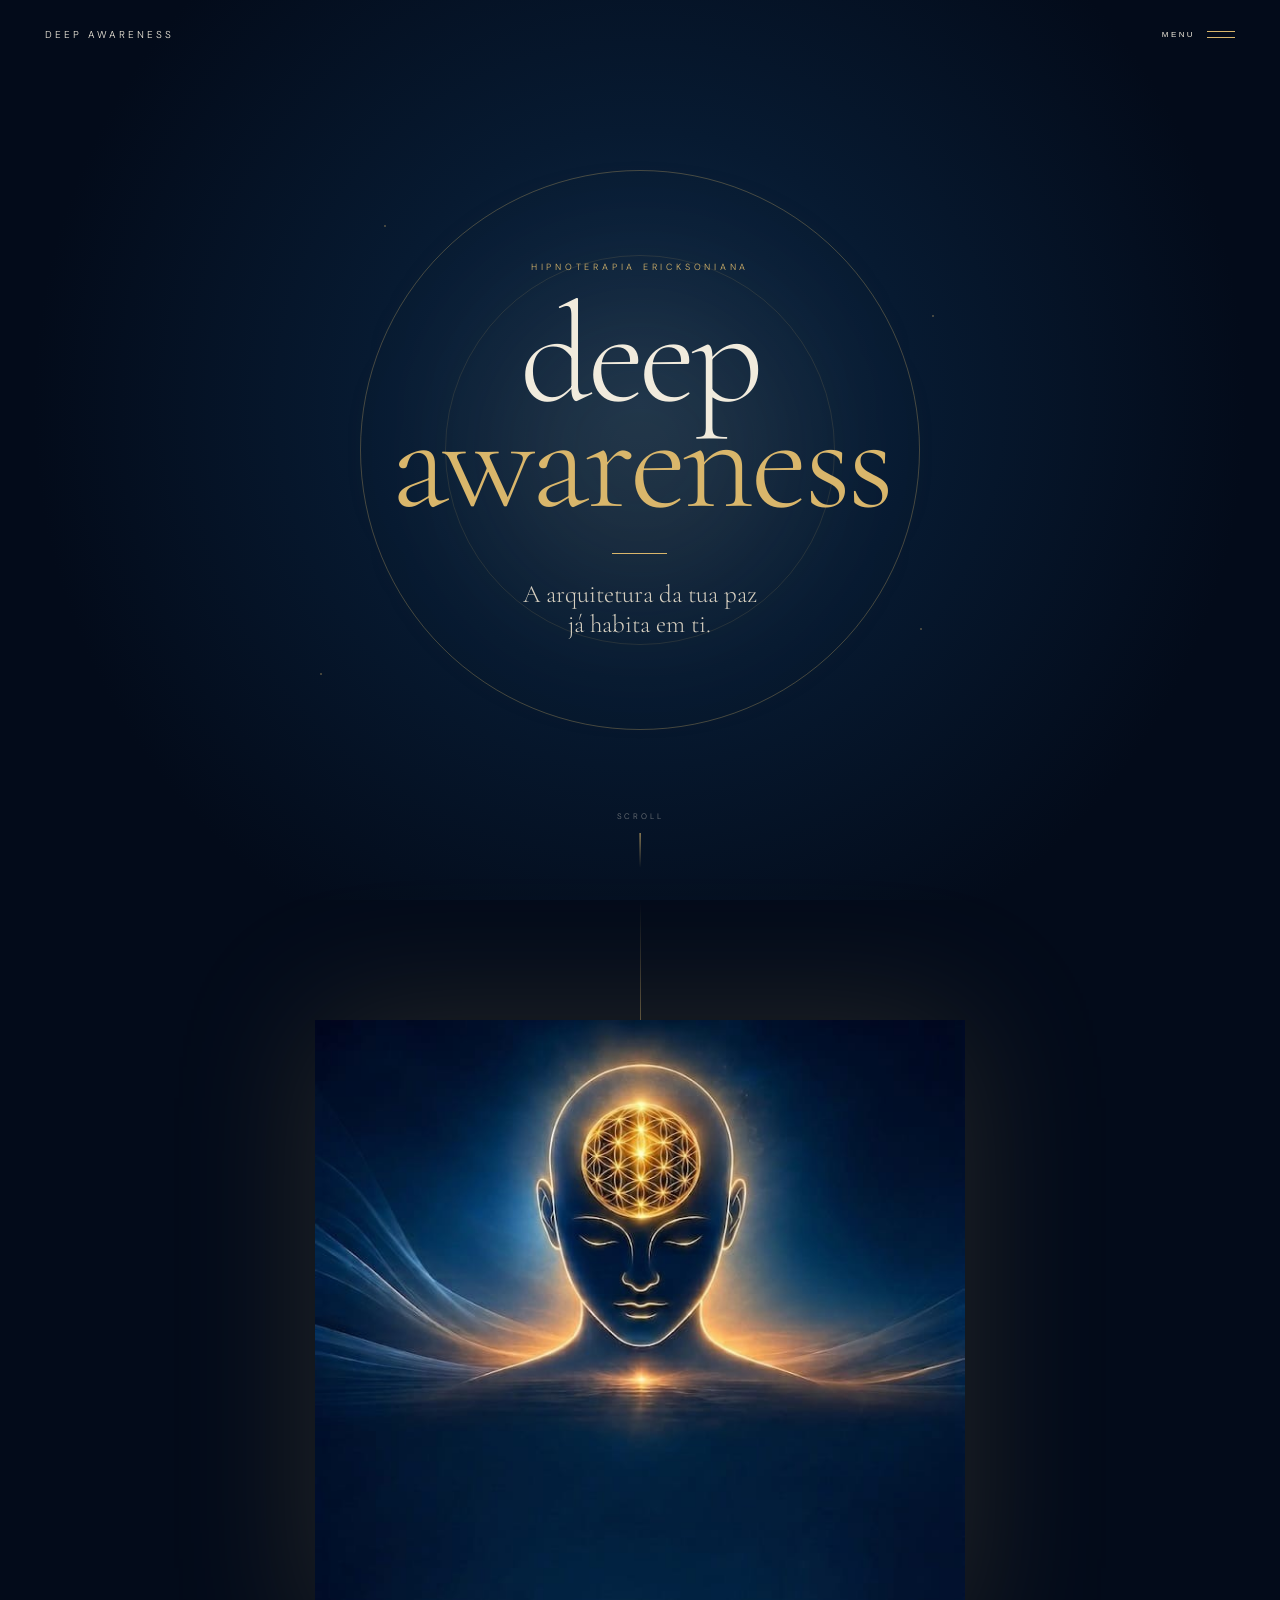
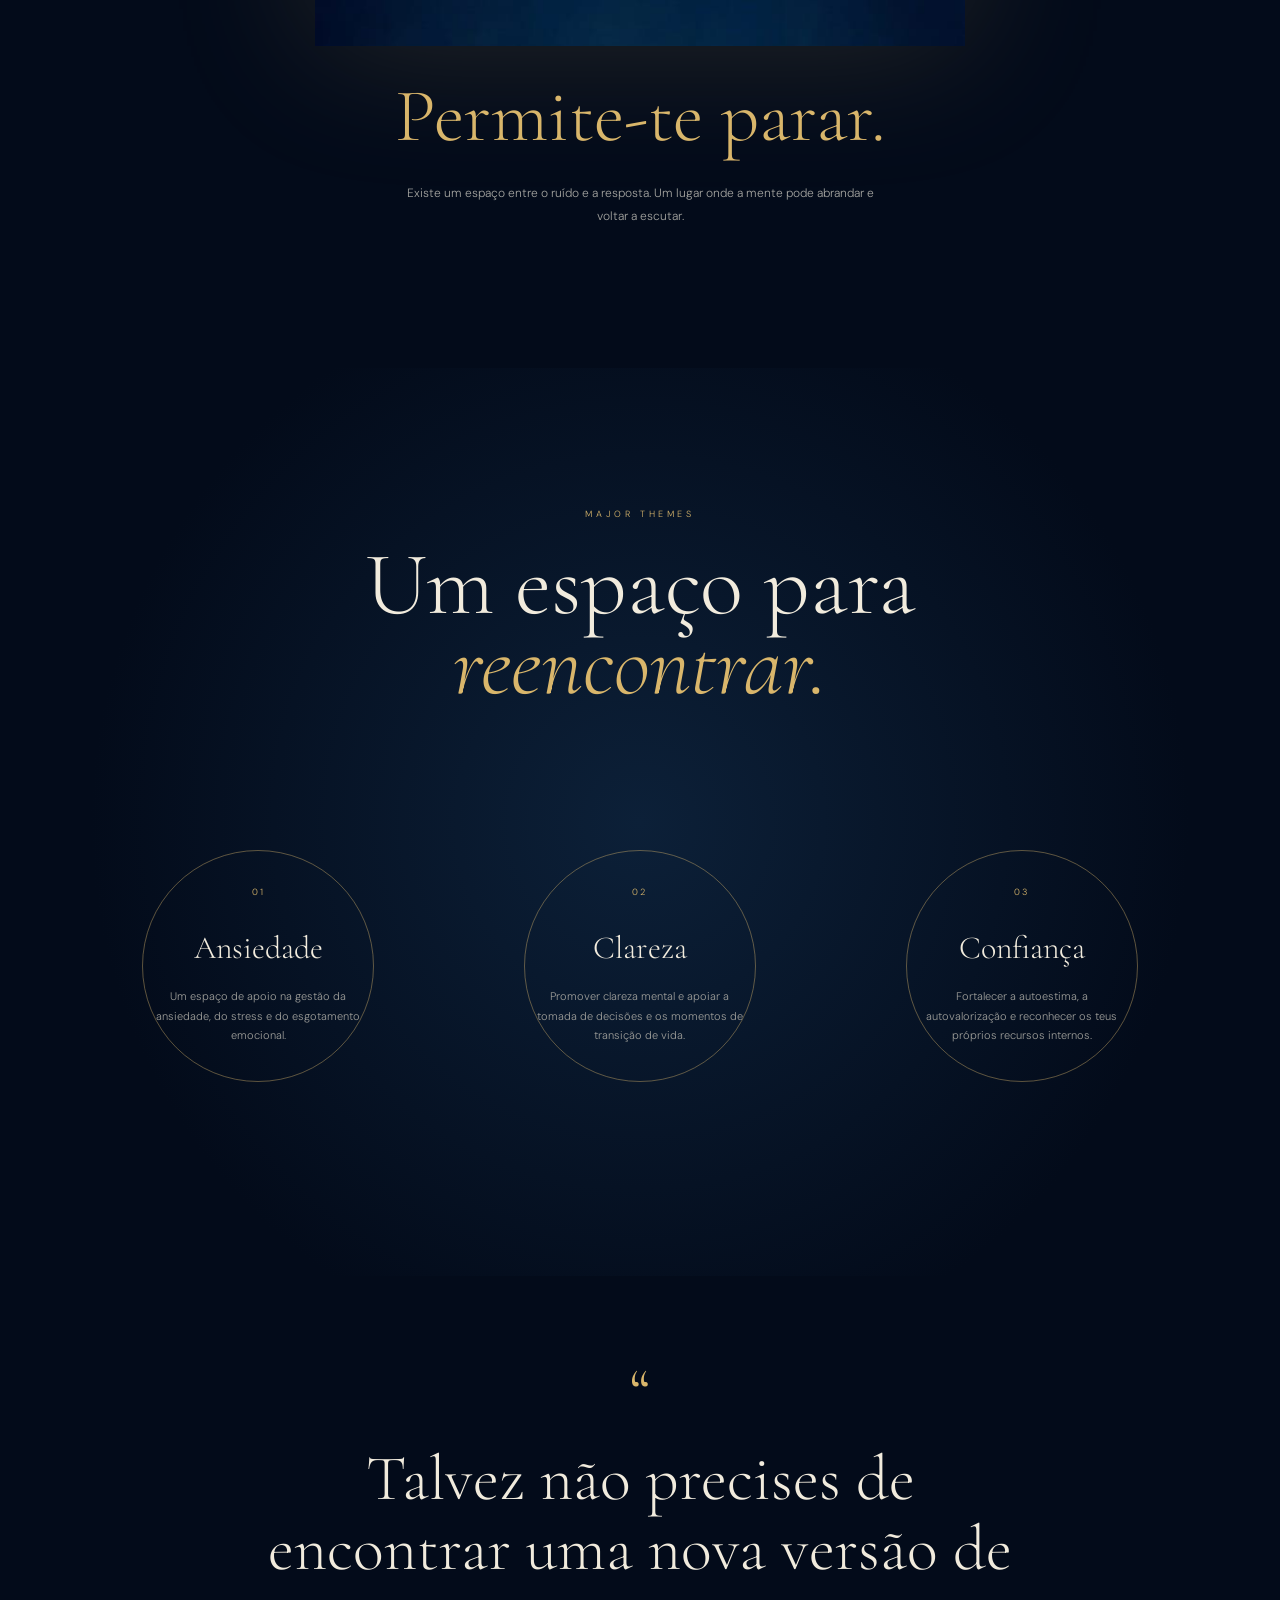
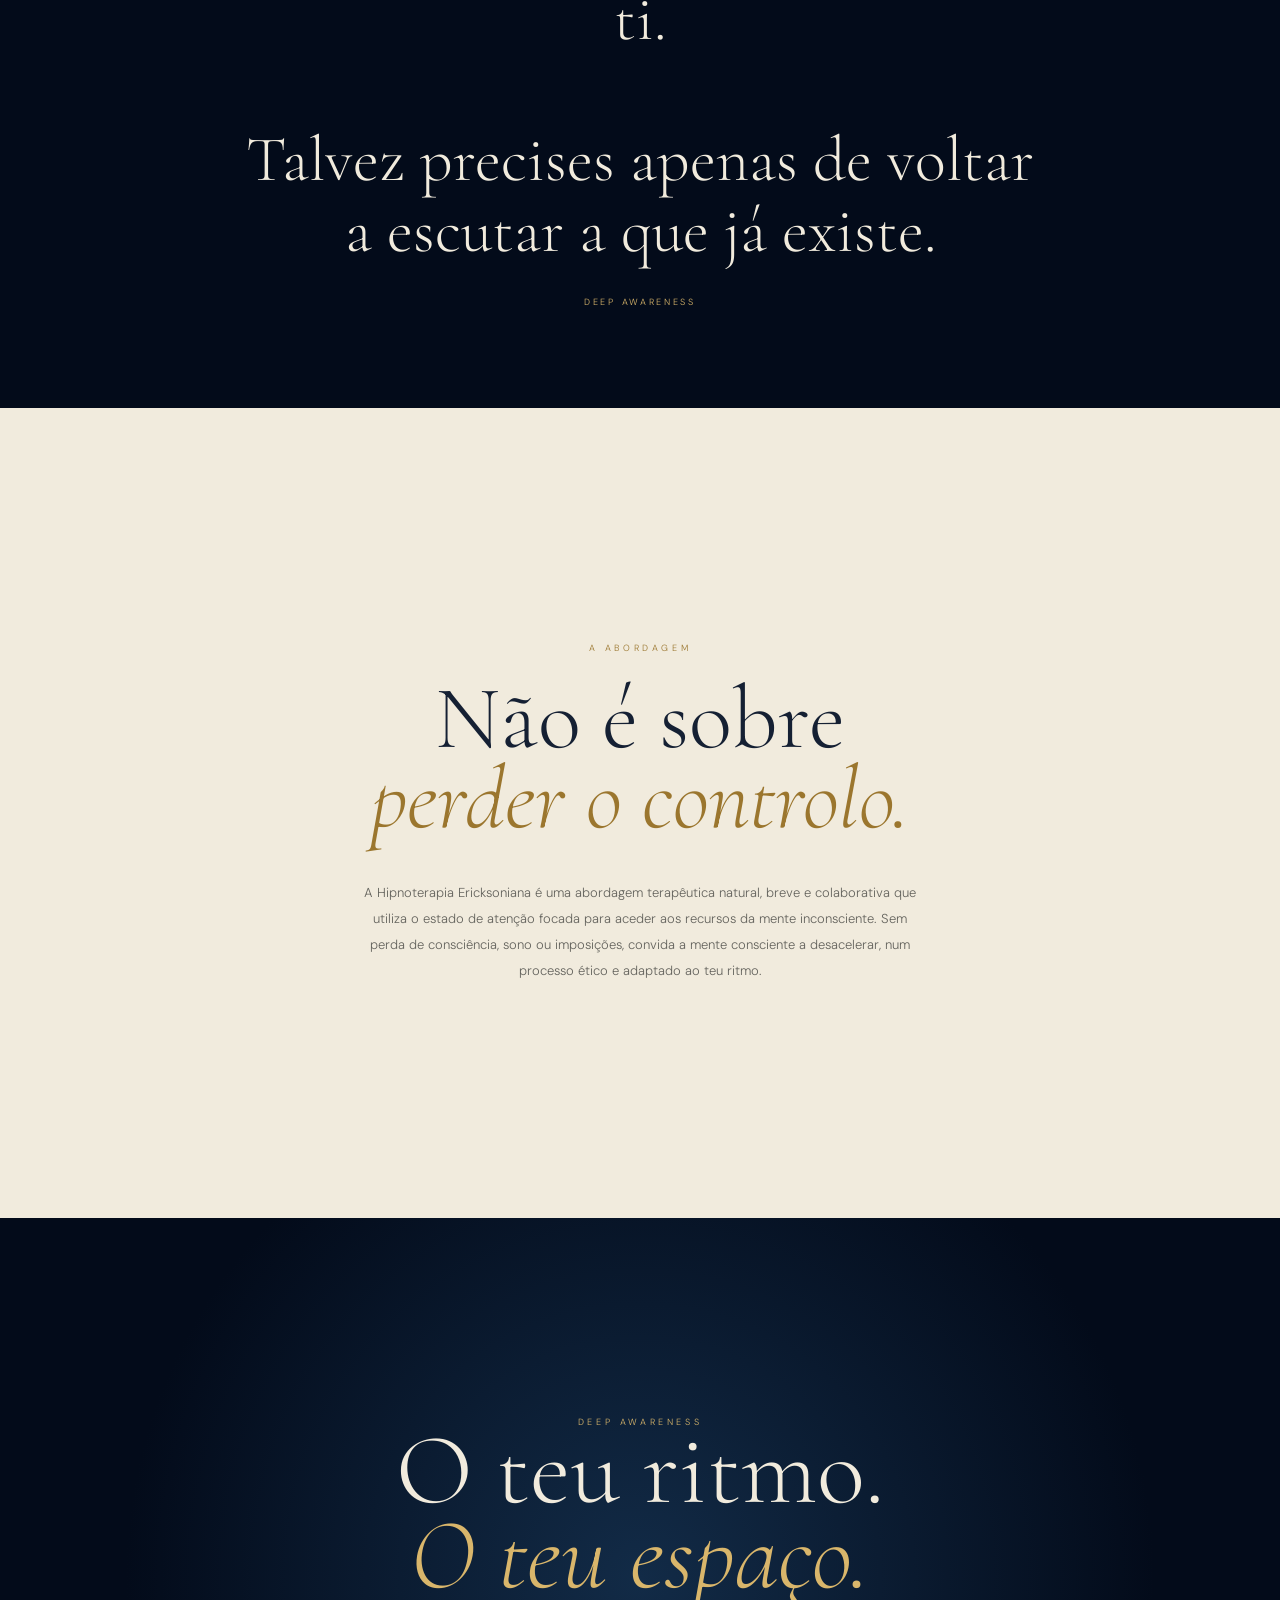
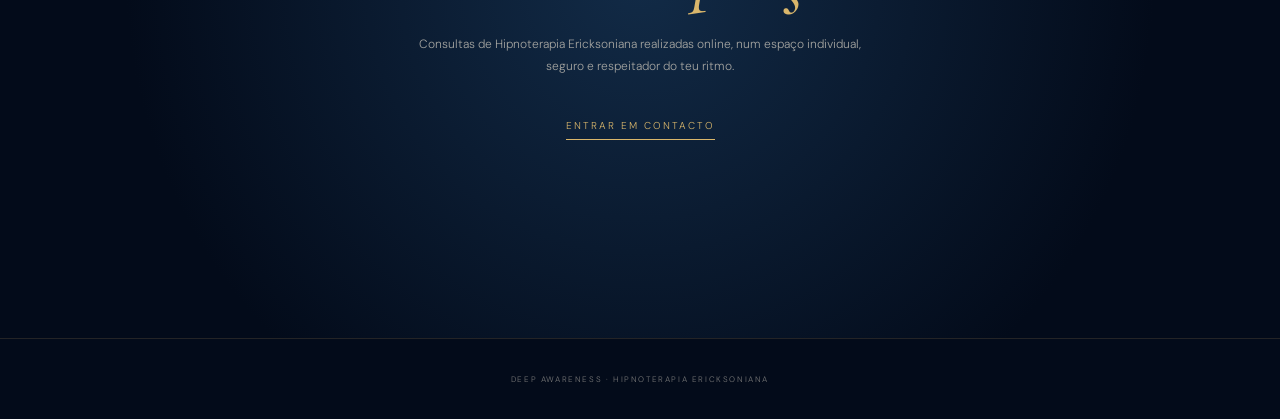
<file: index.html>
<!DOCTYPE html>
<html lang="pt-PT">

<head>

    <meta charset="UTF-8">

    <meta name="viewport" content="width=device-width, initial-scale=1.0">

    <title>Deep Awareness</title>

    <!-- Fontes -->
    <link rel="preconnect" href="https://fonts.googleapis.com">
    <link rel="preconnect" href="https://fonts.gstatic.com" crossorigin>

    <link
        href="https://fonts.googleapis.com/css2?family=Cormorant+Garamond:wght@300;400;500&family=DM+Sans:wght@300;400&display=swap"
        rel="stylesheet"
    >

    <style>

        /* =====================================================
           RESET
        ===================================================== */

        * {
            margin: 0;
            padding: 0;
            box-sizing: border-box;
        }

        html {
            scroll-behavior: smooth;
        }

        body {
            background: #030B1A;
            color: #F1EBDD;

            font-family: "DM Sans", sans-serif;
            font-weight: 300;

            overflow-x: hidden;
        }

        ::selection {
            background: #D9B66B;
            color: #030B1A;
        }


        /* =====================================================
           CORES
        ===================================================== */

        :root {

            --night: #030B1A;

            --blue: #071A31;

            --blue-light: #102B47;

            --gold: #D9B66B;

            --gold-soft: rgba(217, 182, 107, 0.45);

            --cream: #F1EBDD;

            --muted: #A5A5A1;

        }


        /* =====================================================
           LOADER
        ===================================================== */

        .loader {

            position: fixed;

            inset: 0;

            z-index: 9999;

            background: var(--night);

            display: flex;

            align-items: center;

            justify-content: center;

            flex-direction: column;

            transition:
                opacity 1.2s ease,
                visibility 1.2s ease;

        }

        .loader.hidden {

            opacity: 0;

            visibility: hidden;

        }

        .loader-title {

            font-family: "Cormorant Garamond", serif;

            font-size: 28px;

            letter-spacing: 0.08em;

            color: var(--gold);

            opacity: 0;

            animation: loaderText 1.8s ease forwards;

        }

        .loader-line {

            width: 0;

            height: 1px;

            margin-top: 20px;

            background: var(--gold);

            animation: loaderLine 1.6s ease forwards;

        }

        @keyframes loaderText {

            0% {
                opacity: 0;
                transform: translateY(10px);
            }

            100% {
                opacity: 1;
                transform: translateY(0);
            }

        }

        @keyframes loaderLine {

            0% {
                width: 0;
            }

            100% {
                width: 70px;
            }

        }


        /* =====================================================
           NAVBAR
        ===================================================== */

        .nav {

            position: fixed;

            top: 0;
            left: 0;

            width: 100%;

            z-index: 1000;

            padding: 28px 45px;

            display: flex;

            justify-content: space-between;

            align-items: center;

            transition:
                background 0.5s ease,
                padding 0.5s ease,
                backdrop-filter 0.5s ease;

        }

        .nav.scrolled {

            padding: 18px 45px;

            background: rgba(3, 11, 26, 0.72);

            backdrop-filter: blur(14px);

            border-bottom: 1px solid rgba(217,182,107,0.08);

        }

        .logo {

            color: var(--cream);

            text-decoration: none;

            font-size: 10px;

            letter-spacing: 0.3em;

        }

        .menu-button {

            border: none;

            background: transparent;

            color: var(--cream);

            cursor: pointer;

            display: flex;

            align-items: center;

            gap: 12px;

            font-size: 8px;

            letter-spacing: 0.3em;

        }

        .menu-icon {

            width: 28px;

            display: flex;

            flex-direction: column;

            gap: 5px;

        }

        .menu-icon span {

            width: 100%;

            height: 1px;

            background: var(--gold);

            transition: 0.4s ease;

        }


        /* =====================================================
           MENU OVERLAY
        ===================================================== */

        .menu-overlay {

            position: fixed;

            inset: 0;

            z-index: 2000;

            background:
                radial-gradient(
                    circle at center,
                    #102A45,
                    #030B1A 72%
                );

            display: flex;

            align-items: center;

            justify-content: center;

            opacity: 0;

            visibility: hidden;

            transition:
                opacity 0.6s ease,
                visibility 0.6s ease;

        }

        .menu-overlay.open {

            opacity: 1;

            visibility: visible;

        }

        .menu-close {

            position: absolute;

            top: 28px;

            right: 45px;

            background: none;

            border: none;

            color: var(--cream);

            font-size: 10px;

            letter-spacing: 0.3em;

            cursor: pointer;

        }

        .menu-links {

            text-align: center;

        }

        .menu-links a {

            display: block;

            color: var(--cream);

            text-decoration: none;

            font-family: "Cormorant Garamond", serif;

            font-size: clamp(38px, 6vw, 70px);

            font-weight: 300;

            margin: 10px 0;

            transition:
                color 0.3s ease,
                transform 0.3s ease;

        }

        .menu-links a:hover {

            color: var(--gold);

            transform: translateX(10px);

        }

        .menu-sub {

            font-family: "DM Sans", sans-serif !important;

            font-size: 8px !important;

            letter-spacing: 0.35em;

            color: var(--gold) !important;

            margin-bottom: 35px !important;

        }


        /* =====================================================
           HERO
        ===================================================== */

        .hero {

            min-height: 100vh;

            position: relative;

            display: flex;

            align-items: center;

            justify-content: center;

            text-align: center;

            overflow: hidden;

            background:
                radial-gradient(
                    circle at 50% 45%,
                    #112B48 0%,
                    #071A31 34%,
                    #030B1A 75%
                );

        }

        /* luz central */

        .hero-light {

            position: absolute;

            width: 300px;
            height: 300px;

            border-radius: 50%;

            background: rgba(217,182,107,0.10);

            filter: blur(80px);

            animation: breathe 7s ease-in-out infinite;

        }

        @keyframes breathe {

            0%, 100% {
                transform: scale(0.9);
                opacity: 0.5;
            }

            50% {
                transform: scale(1.15);
                opacity: 0.9;
            }

        }


        /* círculo exterior */

        .hero-circle {

            position: absolute;

            width: 560px;
            height: 560px;

            border: 1px solid rgba(217,182,107,0.30);

            border-radius: 50%;

            animation:
                circleAppear 2s ease forwards,
                slowRotate 40s linear infinite;

            opacity: 0;

        }

        .hero-circle-inner {

            position: absolute;

            width: 390px;
            height: 390px;

            border: 1px solid rgba(217,182,107,0.13);

            border-radius: 50%;

            animation:
                circleAppear 2.5s ease forwards,
                slowRotateReverse 32s linear infinite;

            opacity: 0;

        }

        @keyframes circleAppear {

            0% {
                opacity: 0;
                transform: scale(0.7);
            }

            100% {
                opacity: 1;
                transform: scale(1);
            }

        }

        @keyframes slowRotate {

            from {
                transform: rotate(0deg);
            }

            to {
                transform: rotate(360deg);
            }

        }

        @keyframes slowRotateReverse {

            from {
                transform: rotate(360deg);
            }

            to {
                transform: rotate(0deg);
            }

        }


        /* pequenos pontos */

        .star {

            position: absolute;

            width: 2px;
            height: 2px;

            border-radius: 50%;

            background: var(--gold);

            opacity: 0.4;

            animation: starPulse 5s ease-in-out infinite;

        }

        .star.one {
            top: 25%;
            left: 30%;
        }

        .star.two {
            top: 35%;
            right: 27%;
            animation-delay: 1s;
        }

        .star.three {
            bottom: 25%;
            left: 25%;
            animation-delay: 2s;
        }

        .star.four {
            bottom: 30%;
            right: 28%;
            animation-delay: 3s;
        }

        @keyframes starPulse {

            0%,100% {
                opacity: 0.15;
                transform: scale(0.7);
            }

            50% {
                opacity: 0.8;
                transform: scale(1.5);
            }

        }


        .hero-content {

            position: relative;

            z-index: 2;

            opacity: 0;

            animation: heroContent 1.8s 0.8s ease forwards;

        }

        @keyframes heroContent {

            from {
                opacity: 0;
                transform: translateY(30px);
            }

            to {
                opacity: 1;
                transform: translateY(0);
            }

        }

        .small-title {

            font-size: 9px;

            letter-spacing: 0.42em;

            color: var(--gold);

            margin-bottom: 30px;

        }

        .hero h1 {

            font-family: "Cormorant Garamond", serif;

            font-size: clamp(70px, 11vw, 145px);

            font-weight: 300;

            line-height: 0.75;

            letter-spacing: -0.03em;

        }

        .hero h1 span {

            color: var(--gold);

        }

        .hero-line {

            width: 0;

            height: 1px;

            background: var(--gold);

            margin: 38px auto 25px;

            animation: lineGrow 1.5s 1.8s ease forwards;

        }

        @keyframes lineGrow {

            to {
                width: 55px;
            }

        }

        .hero p {

            font-family: "Cormorant Garamond", serif;

            font-size: 25px;

            color: #D7D0C1;

        }


        /* =====================================================
           SCROLL
        ===================================================== */

        .scroll {

            position: absolute;

            bottom: 32px;

            left: 50%;

            transform: translateX(-50%);

            font-size: 8px;

            letter-spacing: 0.35em;

            color: rgba(241,235,221,0.45);

            animation: scrollFloat 3s ease-in-out infinite;

        }

        .scroll::after {

            content: "";

            display: block;

            width: 1px;

            height: 35px;

            margin: 12px auto 0;

            background: linear-gradient(
                var(--gold),
                transparent
            );

        }

        @keyframes scrollFloat {

            0%,100% {
                transform: translate(-50%, 0);
            }

            50% {
                transform: translate(-50%, 7px);
            }

        }


        /* =====================================================
           IMAGE
        ===================================================== */

        .image-section {

            min-height: 100vh;

            display: flex;

            align-items: center;

            justify-content: center;

            padding: 120px 25px;

            position: relative;

            background: var(--night);

        }

        .image-section::before {

            content: "";

            position: absolute;

            top: 0;

            left: 50%;

            width: 1px;

            height: 140px;

            background:
                linear-gradient(
                    transparent,
                    var(--gold)
                );

            opacity: 0.45;

        }

        .image-content {

            width: min(850px,100%);

            text-align: center;

            opacity: 0;

            transform: translateY(60px) scale(0.97);

            transition:
                opacity 1.4s ease,
                transform 1.5s cubic-bezier(.2,.7,.2,1);

        }

        .image-content.visible {

            opacity: 1;

            transform:
                translateY(0)
                scale(1);

        }

        .image-content img {

            width: min(650px,90%);

            display: block;

            margin: auto;

            filter:
                drop-shadow(
                    0 0 70px
                    rgba(217,182,107,0.16)
                );

            transition:
                transform 1.5s ease;

        }

        .image-content:hover img {

            transform: scale(1.015);

        }

        .image-text {

            margin-top: 25px;

        }

        .image-text h2 {

            font-family: "Cormorant Garamond", serif;

            font-size: clamp(45px,6vw,75px);

            font-weight: 300;

            color: var(--gold);

        }

        .image-text p {

            max-width: 500px;

            margin: 20px auto;

            font-size: 12px;

            line-height: 1.9;

            color: var(--muted);

        }


        /* =====================================================
           THEMES
        ===================================================== */

        .themes {

            min-height: 100vh;

            padding: 140px 7vw;

            background:
                radial-gradient(
                    circle at center,
                    #0C2038,
                    #030B1A 70%
                );

            text-align: center;

        }

        .section-label {

            font-size: 9px;

            letter-spacing: 0.4em;

            color: var(--gold);

        }

        .themes h2 {

            font-family: "Cormorant Garamond", serif;

            font-size: clamp(55px,7vw,90px);

            font-weight: 300;

            margin-top: 25px;

            line-height: 0.9;

            opacity: 0;

            transform: translateY(35px);

            transition: 1s ease;

        }

        .themes h2.visible {

            opacity: 1;

            transform: translateY(0);

        }

        .themes h2 em {

            color: var(--gold);

            font-style: italic;

        }

        .themes-grid {

            max-width: 1100px;

            margin: 90px auto 0;

            display: grid;

            grid-template-columns:
                repeat(3,1fr);

            gap: 45px;

        }

        .theme {

            position: relative;

            min-height: 340px;

            padding: 35px 30px;

            display: flex;

            flex-direction: column;

            align-items: center;

            justify-content: center;

            opacity: 0;

            transform: translateY(60px);

            transition:
                opacity 1s ease,
                transform 1s cubic-bezier(.2,.7,.2,1);

        }

        .theme.visible {

            opacity: 1;

            transform: translateY(0);

        }

        .theme:nth-child(2) {

            transition-delay: 0.15s;

        }

        .theme:nth-child(3) {

            transition-delay: 0.3s;

        }

        .theme::before {

            content: "";

            position: absolute;

            width: 230px;
            height: 230px;

            border: 1px solid rgba(217,182,107,0.0);

            border-radius: 50%;

            transform: scale(0.7);

            transition:
                border 1.5s ease,
                transform 1.5s cubic-bezier(.2,.7,.2,1);

        }

        .theme.visible::before {

            border-color:
                rgba(217,182,107,0.42);

            transform: scale(1);

        }

        .theme-number {

            position: relative;

            color: var(--gold);

            font-size: 9px;

            letter-spacing: 0.25em;

            margin-bottom: 30px;

        }

        .theme h3 {

            position: relative;

            font-family: "Cormorant Garamond", serif;

            font-size: 32px;

            font-weight: 300;

        }

        .theme p {

            position: relative;

            max-width: 210px;

            margin-top: 20px;

            color: #9D9D99;

            font-size: 11px;

            line-height: 1.8;

        }


        /* =====================================================
           QUOTE
        ===================================================== */

        .quote {

            min-height: 70vh;

            display: flex;

            align-items: center;

            justify-content: center;

            text-align: center;

            padding: 100px 25px;

            background: #030B1A;

        }

        .quote-inner {

            max-width: 800px;

            opacity: 0;

            transform: translateY(40px);

            transition: 1.3s ease;

        }

        .quote-inner.visible {

            opacity: 1;

            transform: translateY(0);

        }

        .quote-symbol {

            color: var(--gold);

            font-family: "Cormorant Garamond", serif;

            font-size: 65px;

            line-height: 0.5;

            margin-bottom: 35px;

        }

        .quote h2 {

            font-family: "Cormorant Garamond", serif;

            font-size: clamp(35px,5vw,65px);

            font-weight: 300;

            line-height: 1.1;

        }

        .quote p {

            margin-top: 30px;

            font-size: 9px;

            letter-spacing: 0.3em;

            color: var(--gold);

        }


        /* =====================================================
           APPROACH
        ===================================================== */

        .approach {

            min-height: 90vh;

            display: flex;

            align-items: center;

            justify-content: center;

            padding: 120px 25px;

            text-align: center;

            background: var(--cream);

            color: #152033;

        }

        .approach-inner {

            max-width: 750px;

            opacity: 0;

            transform: translateY(50px);

            transition: 1.2s ease;

        }

        .approach-inner.visible {

            opacity: 1;

            transform: translateY(0);

        }

        .approach .section-label {

            color: #9B762E;

        }

        .approach h2 {

            font-family: "Cormorant Garamond", serif;

            font-size: clamp(50px,7vw,90px);

            font-weight: 300;

            line-height: 0.9;

            margin-top: 25px;

        }

        .approach h2 em {

            color: #9B762E;

        }

        .approach p {

            max-width: 570px;

            margin: 40px auto 0;

            color: #65645E;

            font-size: 13px;

            line-height: 2;

        }


        /* =====================================================
           CONTACT
        ===================================================== */

        .contact {

            min-height: 80vh;

            display: flex;

            align-items: center;

            justify-content: center;

            text-align: center;

            padding: 100px 25px;

            background:
                radial-gradient(
                    circle at center,
                    #122B47,
                    #030B1A 70%
                );

        }

        .contact-inner {

            opacity: 0;

            transform: translateY(50px);

            transition: 1.2s ease;

        }

        .contact-inner.visible {

            opacity: 1;

            transform: translateY(0);

        }

        .contact h2 {

            font-family: "Cormorant Garamond", serif;

            font-size: clamp(55px,8vw,100px);

            font-weight: 300;

            line-height: 0.85;

        }

        .contact h2 em {

            color: var(--gold);

        }

        .contact p {

            margin: 35px auto;

            max-width: 450px;

            color: #A5A5A1;

            font-size: 12px;

            line-height: 1.9;

        }

        .contact a {

            display: inline-block;

            color: var(--gold);

            text-decoration: none;

            border-bottom: 1px solid var(--gold);

            padding-bottom: 7px;

            font-size: 10px;

            letter-spacing: 0.2em;

            text-transform: uppercase;

            transition:
                letter-spacing 0.4s ease;

        }

        .contact a:hover {

            letter-spacing: 0.3em;

        }


        /* =====================================================
           FOOTER
        ===================================================== */

        footer {

            padding: 35px;

            text-align: center;

            background: var(--night);

            border-top:
                1px solid rgba(217,182,107,0.15);

            color: #777;

            font-size: 8px;

            letter-spacing: 0.2em;

        }


        /* =====================================================
           MOBILE
        ===================================================== */

        @media (max-width: 750px) {

            .nav {

                padding: 22px 25px;

            }

            .nav.scrolled {

                padding: 16px 25px;

            }

            .menu-close {

                right: 25px;

            }

            .hero-circle {

                width: 380px;
                height: 380px;

            }

            .hero-circle-inner {

                width: 270px;
                height: 270px;

            }

            .hero h1 {

                font-size: 72px;

            }

            .hero p {

                font-size: 21px;

            }

            .themes {

                padding:
                    110px 20px;

            }

            .themes-grid {

                grid-template-columns: 1fr;

                gap: 10px;

            }

            .theme {

                min-height: 300px;

            }

            .theme::before {

                width: 220px;
                height: 220px;

            }

            .image-content img {

                width: 100%;

            }

        }

    </style>

</head>


<body>


    <!-- =====================================================
         LOADER
    ===================================================== -->

    <div class="loader">

        <div class="loader-title">
            deep awareness
        </div>

        <div class="loader-line"></div>

    </div>


    <!-- =====================================================
         NAV
    ===================================================== -->

    <nav class="nav">

        <a
            href="#inicio"
            class="logo"
        >
            DEEP AWARENESS
        </a>

        <button
            class="menu-button"
            id="menuOpen"
        >

            MENU

            <div class="menu-icon">

                <span></span>
                <span></span>

            </div>

        </button>

    </nav>


    <!-- =====================================================
         MENU
    ===================================================== -->

    <div
        class="menu-overlay"
        id="menuOverlay"
    >

        <button
            class="menu-close"
            id="menuClose"
        >
            FECHAR
        </button>

        <div class="menu-links">

            <div class="menu-links">

                <a href="index.html">
                    Início
                </a>

                <a href="terapeuta.html">
                    Sobre a Terapeuta
                </a>

                <a href="hipnoterapia.html">
                    Hipnoterapia
                </a>

                <a href="consultas.html">
                    Consultas
                </a>

                <a href="ajuda.html">
                    Como Posso Ajudar?
                </a>

                <a href="faq.html">
                    FAQ
                </a>

                <a href="contacto.html">
                    Contacto
                </a>

            </div>

        </div>

    </div>


    <!-- =====================================================
         HERO
    ===================================================== -->

    <section
        class="hero"
        id="inicio"
    >

        <div class="hero-light"></div>

        <div class="hero-circle"></div>

        <div class="hero-circle-inner"></div>

        <div class="star one"></div>
        <div class="star two"></div>
        <div class="star three"></div>
        <div class="star four"></div>


        <div class="hero-content">

            <div class="small-title">

                HIPNOTERAPIA ERICKSONIANA

            </div>


            <h1>

                deep

                <br>

                <span>awareness</span>

            </h1>


            <div class="hero-line"></div>


            <p>

                A arquitetura da tua paz
                <br>
                já habita em ti.

            </p>

        </div>


        <div class="scroll">

            SCROLL

        </div>

    </section>


    <!-- =====================================================
         IMAGE
    ===================================================== -->

    <section
        class="image-section"
        id="imagem"
    >

        <div class="image-content reveal">

            <img
                src="imagens/deepawa.jpeg"
                alt="Deep Awareness"
            >


            <div class="image-text">

                <h2>
                    Permite-te parar.
                </h2>


                <p>

                    Existe um espaço entre o ruído
                    e a resposta. Um lugar onde a
                    mente pode abrandar e voltar a
                    escutar.

                </p>

            </div>

        </div>

    </section>


    <!-- =====================================================
         THEMES
    ===================================================== -->

    <section
        class="themes"
        id="temas"
    >

        <div class="section-label">

            MAJOR THEMES

        </div>


        <h2 class="reveal">

            Um espaço para

            <br>

            <em>reencontrar.</em>

        </h2>


        <div class="themes-grid">


            <div class="theme reveal">

                <div class="theme-number">
                    01
                </div>

                <h3>
                    Ansiedade
                </h3>

                <p>

                    Um espaço de apoio na
                    gestão da ansiedade,
                    do stress e do
                    esgotamento emocional.

                </p>

            </div>


            <div class="theme reveal">

                <div class="theme-number">
                    02
                </div>

                <h3>
                    Clareza
                </h3>

                <p>

                    Promover clareza mental
                    e apoiar a tomada de
                    decisões e os momentos
                    de transição de vida.

                </p>

            </div>


            <div class="theme reveal">

                <div class="theme-number">
                    03
                </div>

                <h3>
                    Confiança
                </h3>

                <p>

                    Fortalecer a autoestima,
                    a autovalorização e
                    reconhecer os teus
                    próprios recursos internos.

                </p>

            </div>


        </div>

    </section>


    <!-- =====================================================
         QUOTE
    ===================================================== -->

    <section class="quote">

        <div class="quote-inner reveal">

            <div class="quote-symbol">
                “
            </div>

            <h2>

                Talvez não precises
                de encontrar uma
                nova versão de ti.

                <br><br>

                Talvez precises apenas
                de voltar a escutar
                a que já existe.

            </h2>

            <p>
                DEEP AWARENESS
            </p>

        </div>

    </section>


    <!-- =====================================================
         APPROACH
    ===================================================== -->

    <section
        class="approach"
        id="abordagem"
    >

        <div class="approach-inner reveal">

            <div class="section-label">

                A ABORDAGEM

            </div>


            <h2>

                Não é sobre

                <br>

                <em>perder o controlo.</em>

            </h2>


            <p>

                A Hipnoterapia Ericksoniana é uma
                abordagem terapêutica natural, breve
                e colaborativa que utiliza o estado de
                atenção focada para aceder aos recursos
                da mente inconsciente. Sem perda de
                consciência, sono ou imposições, convida
                a mente consciente a desacelerar, num
                processo ético e adaptado ao teu ritmo.

            </p>

        </div>

    </section>


    <!-- =====================================================
         CONTACT
    ===================================================== -->

    <section
        class="contact"
        id="contacto"
    >

        <div class="contact-inner reveal">

            <div class="section-label">

                DEEP AWARENESS

            </div>


            <h2>

                O teu ritmo.

                <br>

                <em>O teu espaço.</em>

            </h2>


            <p>

                Consultas de Hipnoterapia Ericksoniana
                realizadas online, num espaço individual,
                seguro e respeitador do teu ritmo.

            </p>

            <a href="contacto.html">
                Entrar em contacto
            </a>

        </div>

    </section>


    <!-- =====================================================
         FOOTER
    ===================================================== -->

    <footer>

        DEEP AWARENESS · HIPNOTERAPIA ERICKSONIANA

    </footer>


    <!-- =====================================================
         JAVASCRIPT
    ===================================================== -->

    <script>


        /* =====================================================
           LOADER
        ===================================================== */

        window.addEventListener(
            "load",
            function () {

                setTimeout(
                    function () {

                        document
                            .querySelector(".loader")
                            .classList
                            .add("hidden");

                    },
                    1800
                );

            }
        );


        /* =====================================================
           NAVBAR AO FAZER SCROLL
        ===================================================== */

        const nav =
            document.querySelector(".nav");


        window.addEventListener(
            "scroll",
            function () {

                if (window.scrollY > 50) {

                    nav.classList.add("scrolled");

                } else {

                    nav.classList.remove("scrolled");

                }

            }
        );


        /* =====================================================
           MENU
        ===================================================== */

        const menuOpen =
            document.getElementById("menuOpen");

        const menuClose =
            document.getElementById("menuClose");

        const menuOverlay =
            document.getElementById("menuOverlay");


        menuOpen.addEventListener(
            "click",
            function () {

                menuOverlay.classList.add("open");

                document.body.style.overflow = "hidden";

            }
        );


        menuClose.addEventListener(
            "click",
            function () {

                menuOverlay.classList.remove("open");

                document.body.style.overflow = "";

            }
        );


        document
            .querySelectorAll(".menu-links a")
            .forEach(
                function (link) {

                    link.addEventListener(
                        "click",
                        function () {

                            menuOverlay
                                .classList
                                .remove("open");

                            document.body.style.overflow = "";

                        }
                    );

                }
            );


        /* =====================================================
           SCROLL REVEAL
        ===================================================== */

        const observer =
            new IntersectionObserver(
                function (entries) {

                    entries.forEach(
                        function (entry) {

                            if (entry.isIntersecting) {

                                entry.target
                                    .classList
                                    .add("visible");

                            }

                        }
                    );

                },
                {
                    threshold: 0.15
                }
            );


        document
            .querySelectorAll(".reveal")
            .forEach(
                function (element) {

                    observer.observe(element);

                }
            );


    </script>


</body>

</html>
</file>
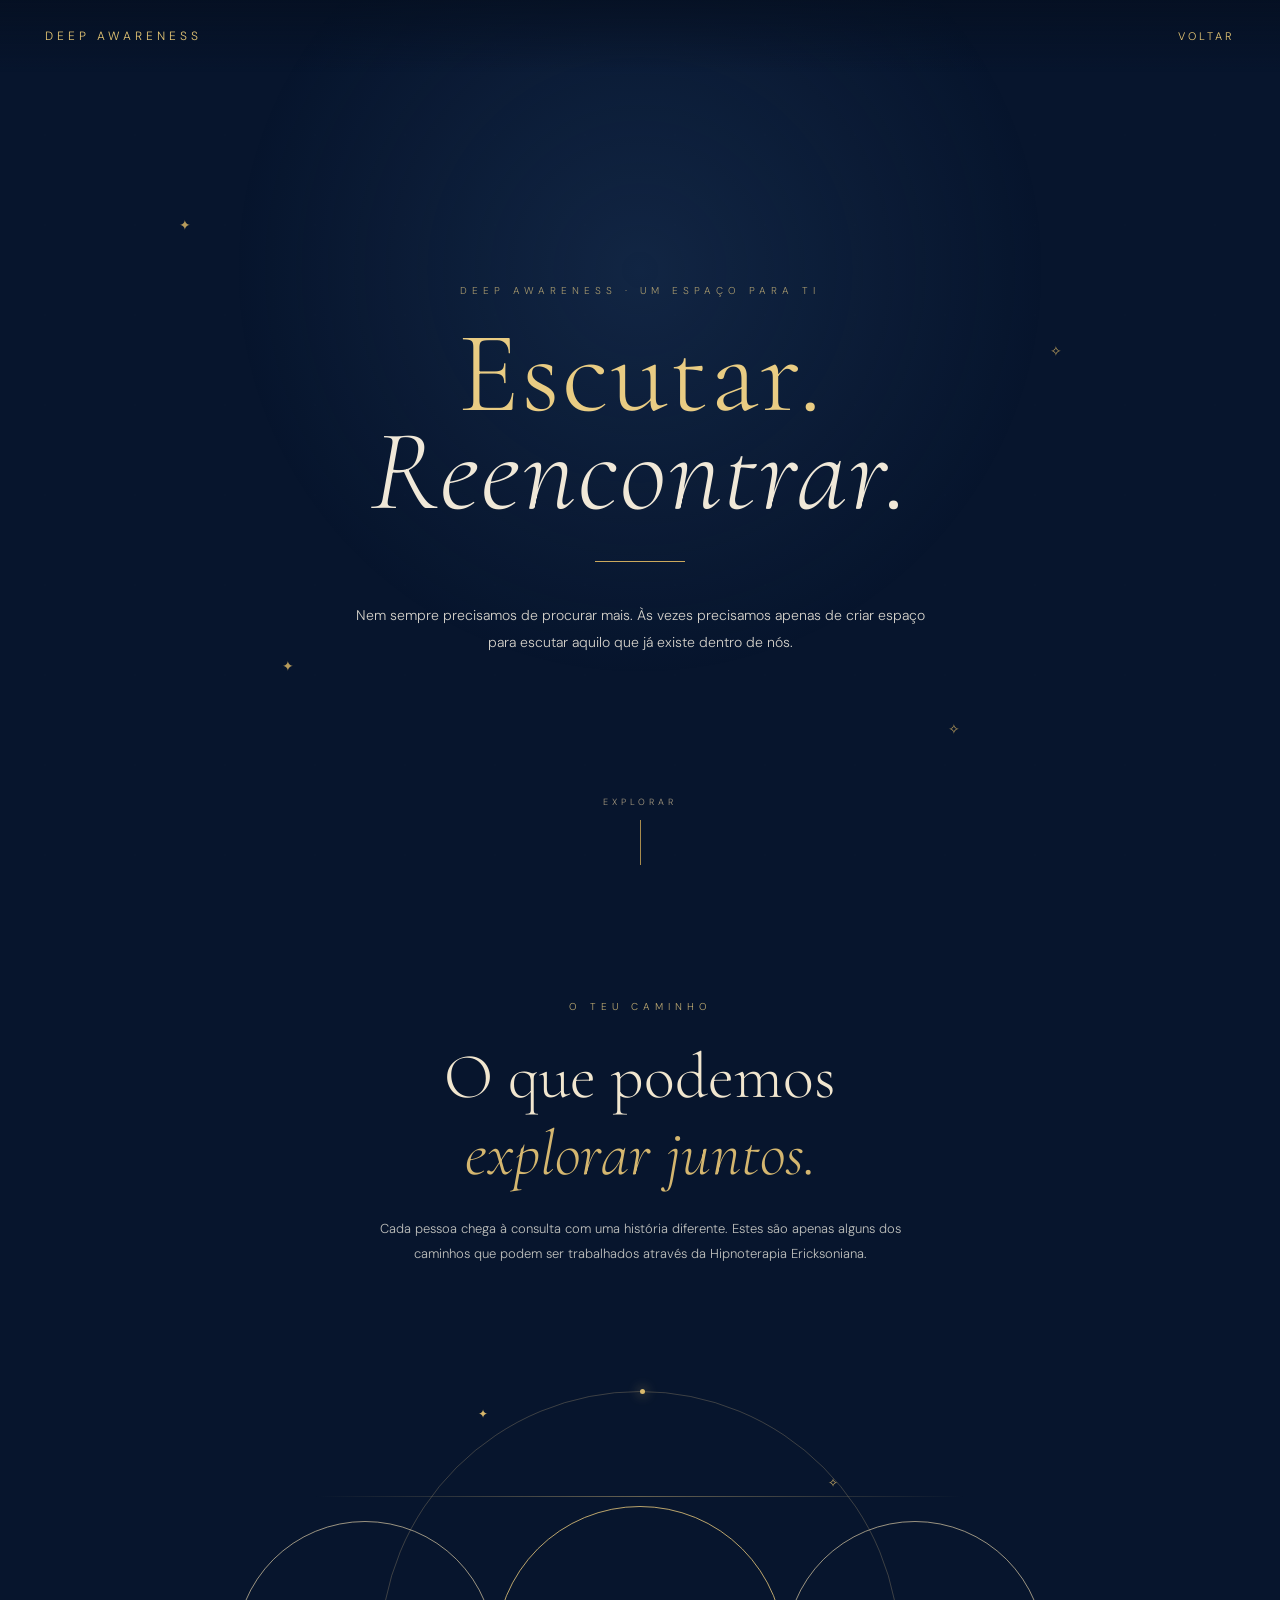
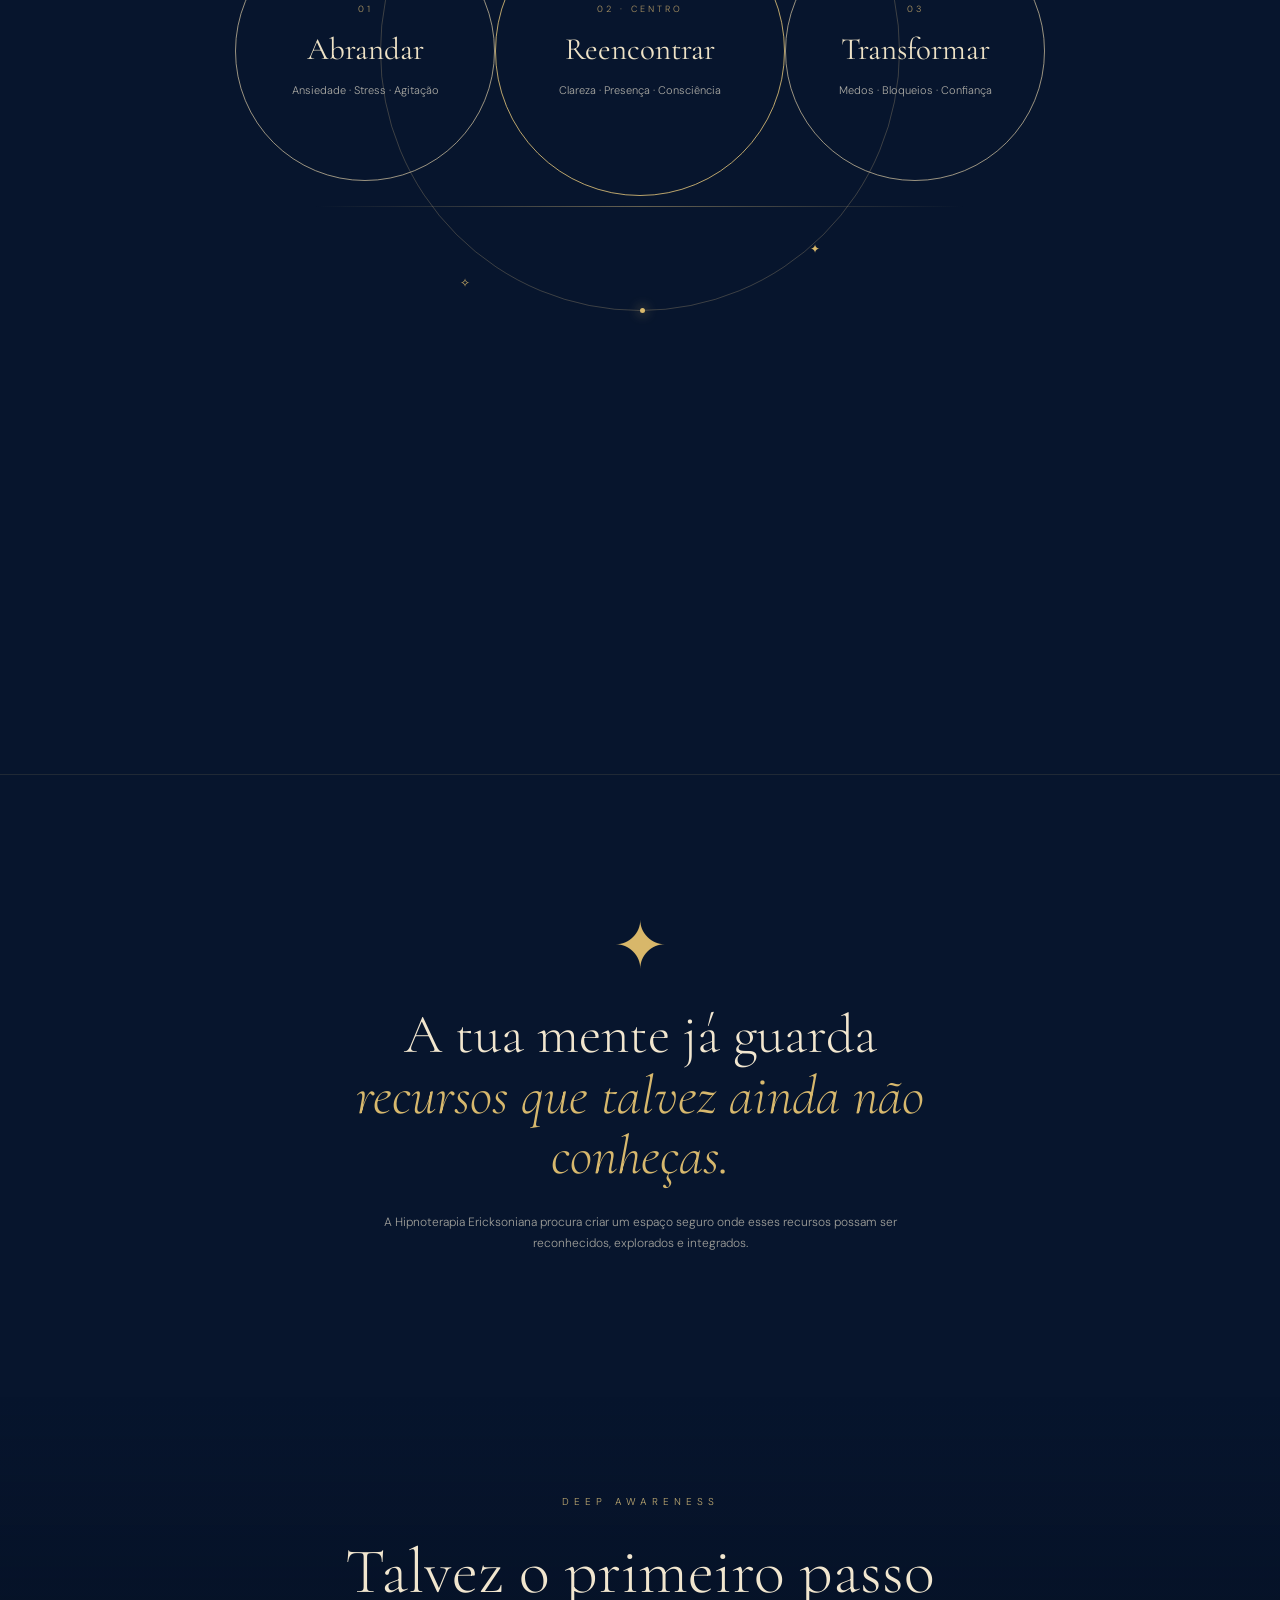
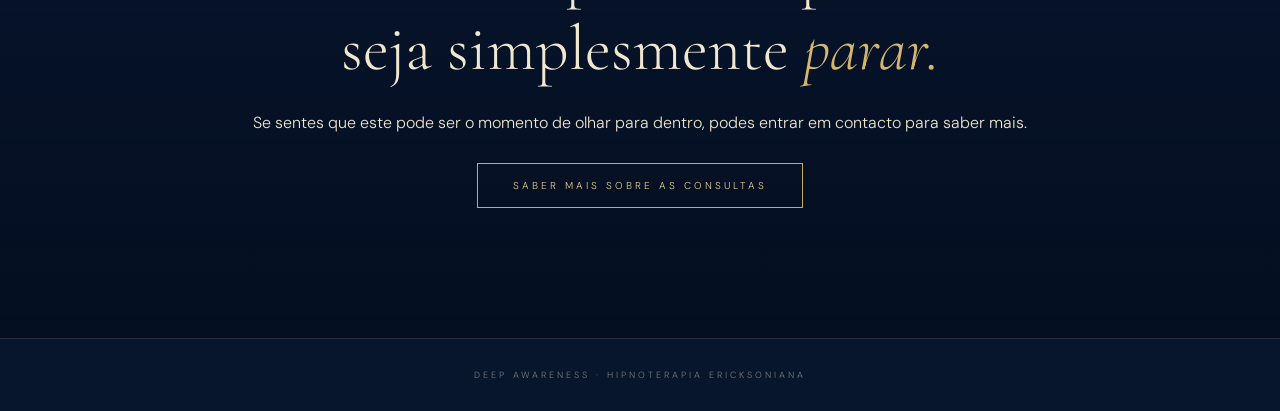
<file: ajuda.html>
<!DOCTYPE html>
<html lang="pt-PT">

<head>

    <meta charset="UTF-8">
    <meta name="viewport" content="width=device-width, initial-scale=1.0">

    <title>Como Posso Ajudar? | Deep Awareness</title>

    <link rel="preconnect" href="https://fonts.googleapis.com">
    <link rel="preconnect" href="https://fonts.gstatic.com" crossorigin>

    <link
        href="https://fonts.googleapis.com/css2?family=Cormorant+Garamond:wght@300;400;500;600&family=DM+Sans:wght@300;400&display=swap"
        rel="stylesheet"
    >


    <style>

        /* =====================================================
           BASE
        ===================================================== */

        * {
            margin: 0;
            padding: 0;
            box-sizing: border-box;
        }


        html {
            scroll-behavior: smooth;
        }


        body {
            background: #07152d;
            color: #f1e6cf;
            font-family: "DM Sans", sans-serif;
            font-weight: 300;
            overflow-x: hidden;
        }


        body::before {
            content: "";
            position: fixed;
            inset: 0;

            background:
                radial-gradient(
                    circle at 50% 30%,
                    rgba(42, 76, 120, 0.30),
                    transparent 45%
                );

            pointer-events: none;
            z-index: -2;
        }


        body::after {
            content: "";

            position: fixed;
            inset: 0;

            background-image:
                radial-gradient(
                    rgba(255,255,255,0.08) 1px,
                    transparent 1px
                );

            background-size: 90px 90px;

            opacity: 0.12;

            pointer-events: none;

            z-index: -1;
        }



        /* =====================================================
           NAVEGAÇÃO
        ===================================================== */

        nav {
            position: fixed;

            top: 0;
            left: 0;

            width: 100%;

            padding: 28px 45px;

            display: flex;
            justify-content: space-between;
            align-items: center;

            z-index: 100;

            background:
                linear-gradient(
                    to bottom,
                    rgba(5,15,32,0.75),
                    transparent
                );
        }


        .logo {
            color: #e8c875;

            text-decoration: none;

            font-size: 12px;

            letter-spacing: 4px;

            text-transform: uppercase;
        }


        .menu {
            color: #e8c875;

            text-decoration: none;

            font-size: 11px;

            letter-spacing: 3px;
        }



        /* =====================================================
           HERO
        ===================================================== */

        .hero {

            min-height: 100vh;

            display: flex;

            flex-direction: column;

            justify-content: center;

            align-items: center;

            text-align: center;

            padding: 120px 25px 80px;

            position: relative;
        }


        .eyebrow {

            font-size: 10px;

            letter-spacing: 5px;

            text-transform: uppercase;

            color: #cdb77a;

            margin-bottom: 28px;

            opacity: 0.8;
        }


        h1 {

            font-family: "Cormorant Garamond", serif;

            font-size: clamp(60px, 9vw, 120px);

            font-weight: 300;

            line-height: 0.85;

            letter-spacing: 2px;

            color: #e9cc83;
        }


        h1 em {

            color: #f0e8d8;

            font-style: italic;
        }


        .hero-line {

            width: 90px;

            height: 1px;

            background: #cba95d;

            margin: 40px auto;
        }


        .hero-text {

            max-width: 570px;

            line-height: 1.9;

            color: #d4d1ca;

            font-size: 14px;
        }


        .scroll {

            position: absolute;

            bottom: 35px;

            font-size: 9px;

            letter-spacing: 4px;

            color: #a89b80;
        }


        .scroll::after {

            content: "";

            display: block;

            width: 1px;

            height: 45px;

            background: #a88b4d;

            margin: 12px auto 0;
        }



        /* =====================================================
           ESTRELAS
        ===================================================== */

        .star {

            position: absolute;

            color: #e4bd67;

            font-size: 14px;

            opacity: 0.8;

            animation: floating 5s ease-in-out infinite;
        }


        .star.one {
            top: 24%;
            left: 14%;
        }


        .star.two {
            top: 38%;
            right: 17%;
            animation-delay: 1s;
        }


        .star.three {
            bottom: 25%;
            left: 22%;
            animation-delay: 2s;
        }


        .star.four {
            bottom: 18%;
            right: 25%;
            animation-delay: 3s;
        }


        @keyframes floating {

            0%,
            100% {
                transform: translateY(0);
            }

            50% {
                transform: translateY(-8px);
            }
        }



        /* =====================================================
           TEMAS
        ===================================================== */

        .themes {

            padding: 100px 7vw 150px;

            position: relative;
        }


        .section-label {

            text-align: center;

            font-size: 10px;

            letter-spacing: 5px;

            color: #bca871;

            margin-bottom: 25px;
        }


        .section-title {

            text-align: center;

            font-family: "Cormorant Garamond", serif;

            font-size: clamp(38px, 5vw, 65px);

            font-weight: 300;

            margin-bottom: 25px;
        }


        .section-title em {

            color: #d4b66f;

            font-style: italic;
        }


        .intro {

            max-width: 570px;

            text-align: center;

            margin: 0 auto 100px;

            color: #bfc0bd;

            font-size: 13px;

            line-height: 1.9;
        }



        /* =====================================================
           DIAGRAMA
        ===================================================== */

        .diagram {

            width: min(900px, 92vw);

            height: 570px;

            margin: auto;

            position: relative;

            display: flex;

            justify-content: center;

            align-items: center;
        }


        /* círculo exterior */

        .orbit {

            position: absolute;

            width: 520px;

            height: 520px;

            border: 1px solid rgba(221, 196, 139, 0.25);

            border-radius: 50%;

            animation: slowRotate 35s linear infinite;
        }


        @keyframes slowRotate {

            from {
                transform: rotate(0deg);
            }

            to {
                transform: rotate(360deg);
            }
        }


        /* pequenos pontos na órbita */

        .orbit::before,
        .orbit::after {

            content: "";

            position: absolute;

            width: 5px;

            height: 5px;

            background: #d9b96c;

            border-radius: 50%;

            box-shadow: 0 0 12px #d9b96c;
        }


        .orbit::before {

            top: -3px;

            left: 50%;
        }


        .orbit::after {

            bottom: -3px;

            left: 50%;
        }



        /* linhas horizontais */

        .line-horizontal {

            position: absolute;

            width: 650px;

            height: 1px;

            background:
                linear-gradient(
                    to right,
                    transparent,
                    rgba(216,190,126,0.45),
                    transparent
                );
        }


        .line-horizontal.top {

            transform: translateY(-155px);
        }


        .line-horizontal.bottom {

            transform: translateY(155px);
        }



        /* =====================================================
           CÍRCULOS
        ===================================================== */

        .circle {

            position: absolute;

            width: 260px;

            height: 260px;

            border-radius: 50%;

            border: 1px solid rgba(234, 216, 174, 0.65);

            display: flex;

            align-items: center;

            justify-content: center;

            text-align: center;

            padding: 35px;

            cursor: pointer;

            transition:
                transform 0.6s ease,
                background 0.6s ease,
                border-color 0.6s ease,
                box-shadow 0.6s ease;
        }


        .circle:hover {

            border-color: #e4c77c;

            background: rgba(202, 169, 93, 0.07);

            box-shadow:
                0 0 40px rgba(204, 170, 94, 0.12);

            transform: scale(1.04);
        }


        .circle.active {

            background: rgba(202, 169, 93, 0.09);

            border-color: #e5c878;

            box-shadow:
                0 0 50px rgba(205, 175, 100, 0.15);
        }


        .circle-content {

            position: relative;

            z-index: 2;
        }


        .circle-number {

            font-size: 9px;

            letter-spacing: 3px;

            color: #ad9563;

            margin-bottom: 15px;
        }


        .circle h3 {

            font-family: "Cormorant Garamond", serif;

            font-size: 31px;

            font-weight: 400;

            color: #eee2c6;

            margin-bottom: 13px;
        }


        .circle p {

            font-size: 11px;

            line-height: 1.7;

            color: #aaa9a3;
        }


        .circle-left {

            left: 5%;

            top: 50%;

            transform: translateY(-50%);
        }


        .circle-center {

            left: 50%;

            top: 50%;

            transform: translate(-50%, -50%);

            width: 290px;

            height: 290px;

            z-index: 3;

            border-color: rgba(232, 201, 124, 0.8);
        }


        .circle-right {

            right: 5%;

            top: 50%;

            transform: translateY(-50%);
        }


        .circle-left:hover,
        .circle-right:hover {

            transform: translateY(-50%) scale(1.04);
        }


        .circle-center:hover {

            transform: translate(-50%, -50%) scale(1.04);
        }



        /* =====================================================
           ESTRELAS DO DIAGRAMA
        ===================================================== */

        .diagram-star {

            position: absolute;

            color: #d8b76a;

            font-size: 12px;

            z-index: 5;
        }


        .diagram-star.s1 {
            top: 7%;
            left: 32%;
        }


        .diagram-star.s2 {
            top: 19%;
            right: 28%;
        }


        .diagram-star.s3 {
            bottom: 8%;
            left: 30%;
        }


        .diagram-star.s4 {
            bottom: 14%;
            right: 30%;
        }



        /* =====================================================
           TEXTO EXPANDIDO
        ===================================================== */

        .detail {

            max-width: 800px;

            margin: 80px auto 0;

            padding: 45px 50px;

            border-top: 1px solid rgba(214, 185, 117, 0.3);

            border-bottom: 1px solid rgba(214, 185, 117, 0.3);

            text-align: center;

            opacity: 0;

            transform: translateY(20px);

            transition: 0.6s ease;

            pointer-events: none;
        }


        .detail.show {

            opacity: 1;

            transform: translateY(0);

            pointer-events: auto;
        }


        .detail-label {

            font-size: 9px;

            letter-spacing: 4px;

            color: #bda566;

            margin-bottom: 18px;
        }


        .detail h3 {

            font-family: "Cormorant Garamond", serif;

            font-size: 38px;

            font-weight: 300;

            margin-bottom: 15px;

            color: #e7d5ac;
        }


        .detail p {

            color: #bfc0bd;

            line-height: 1.9;

            font-size: 13px;
        }



        /* =====================================================
           FRASE FINAL
        ===================================================== */

        .closing {

            padding: 140px 25px;

            text-align: center;

            border-top: 1px solid rgba(214,185,117,0.12);
        }


        .closing-symbol {

            font-family: "Cormorant Garamond", serif;

            font-size: 65px;

            color: #d8b76a;

            line-height: 1;
        }


        .closing h2 {

            max-width: 700px;

            margin: 25px auto;

            font-family: "Cormorant Garamond", serif;

            font-size: clamp(34px, 5vw, 55px);

            font-weight: 300;

            line-height: 1.1;
        }


        .closing h2 em {

            color: #d7b86d;

            font-style: italic;
        }


        .closing p {

            max-width: 520px;

            margin: auto;

            color: #9f9f9a;

            font-size: 12px;

            line-height: 1.8;
        }



        /* =====================================================
           CONTACTO
        ===================================================== */

        .contact {

            padding: 100px 25px 130px;

            text-align: center;

            background:
                linear-gradient(
                    to bottom,
                    transparent,
                    rgba(3,11,25,0.6)
                );
        }


        .contact a {

            display: inline-block;

            margin-top: 30px;

            padding: 15px 35px;

            border: 1px solid #c9aa65;

            color: #e6ce92;

            text-decoration: none;

            font-size: 10px;

            letter-spacing: 3px;

            transition: 0.4s ease;
        }


        .contact a:hover {

            background: #c9aa65;

            color: #07152d;
        }



        /* =====================================================
           FOOTER
        ===================================================== */

        footer {

            padding: 30px;

            text-align: center;

            border-top: 1px solid rgba(214,185,117,0.15);

            color: #777b7c;

            font-size: 9px;

            letter-spacing: 3px;
        }



        /* =====================================================
           RESPONSIVE
        ===================================================== */

        @media (max-width: 850px) {

            nav {
                padding: 22px;
            }


            .diagram {

                height: auto;

                display: flex;

                flex-direction: column;

                gap: 25px;

                padding: 50px 0;
            }


            .orbit,
            .line-horizontal {

                display: none;
            }


            .circle,
            .circle-center,
            .circle-left,
            .circle-right {

                position: relative;

                left: auto;

                right: auto;

                top: auto;

                transform: none;

                width: min(300px, 80vw);

                height: min(300px, 80vw);

                flex-shrink: 0;
            }


            .circle:hover,
            .circle-left:hover,
            .circle-right:hover,
            .circle-center:hover {

                transform: scale(1.03);
            }


            .circle-center {
                order: -1;
            }


            .detail {

                padding: 35px 25px;

                margin-top: 35px;
            }

        }


        @media (max-width: 500px) {

            .hero {

                padding-top: 110px;
            }


            h1 {

                font-size: 60px;
            }


            .hero-text {

                font-size: 13px;

                max-width: 320px;
            }


            .themes {

                padding-left: 20px;

                padding-right: 20px;
            }


            .section-title {

                font-size: 42px;
            }


            .circle {

                width: 260px;

                height: 260px;
            }


            .circle-center {

                width: 275px;

                height: 275px;
            }


            .detail h3 {

                font-size: 32px;
            }

        }

    </style>

</head>


<body>


    <!-- =====================================================
         NAVEGAÇÃO
    ====================================================== -->

    <nav>

        <a href="index.html" class="logo">
            DEEP AWARENESS
        </a>

        <a href="index.html" class="menu">
            VOLTAR
        </a>

    </nav>



    <!-- =====================================================
         HERO
    ====================================================== -->

    <section class="hero">

        <div class="star one">✦</div>
        <div class="star two">✧</div>
        <div class="star three">✦</div>
        <div class="star four">✧</div>


        <div class="eyebrow">
            DEEP AWARENESS · UM ESPAÇO PARA TI
        </div>


        <h1>
            Escutar.
            <br>
            <em>Reencontrar.</em>
        </h1>


        <div class="hero-line"></div>


        <p class="hero-text">

            Nem sempre precisamos de procurar mais.
            Às vezes precisamos apenas de criar espaço
            para escutar aquilo que já existe dentro de nós.

        </p>


        <div class="scroll">
            EXPLORAR
        </div>

    </section>



    <!-- =====================================================
         TEMAS
    ====================================================== -->

    <section class="themes">

        <div class="section-label">
            O TEU CAMINHO
        </div>


        <h2 class="section-title">

            O que podemos
            <br>
            <em>explorar juntos.</em>

        </h2>


        <p class="intro">

            Cada pessoa chega à consulta com uma história diferente.
            Estes são apenas alguns dos caminhos que podem ser
            trabalhados através da Hipnoterapia Ericksoniana.

        </p>



        <!-- DIAGRAMA -->

        <div class="diagram">


            <div class="orbit"></div>

            <div class="line-horizontal top"></div>

            <div class="line-horizontal bottom"></div>


            <div class="diagram-star s1">✦</div>
            <div class="diagram-star s2">✧</div>
            <div class="diagram-star s3">✧</div>
            <div class="diagram-star s4">✦</div>



            <!-- CÍRCULO 1 -->

            <div
                class="circle circle-left"
                data-title="Abrandar"
                data-text="Criar espaço para respirar, compreender a ansiedade, aliviar a sobrecarga e recuperar uma sensação de segurança e equilíbrio interior."
            >

                <div class="circle-content">

                    <div class="circle-number">
                        01
                    </div>

                    <h3>
                        Abrandar
                    </h3>

                    <p>
                        Ansiedade · Stress · Agitação
                    </p>

                </div>

            </div>



            <!-- CÍRCULO CENTRAL -->

            <div
                class="circle circle-center"
                data-title="Reencontrar"
                data-text="Voltar a escutar os teus próprios recursos, desenvolver clareza e criar uma relação mais consciente contigo e com aquilo que realmente precisas."
            >

                <div class="circle-content">

                    <div class="circle-number">
                        02 · CENTRO
                    </div>

                    <h3>
                        Reencontrar
                    </h3>

                    <p>
                        Clareza · Presença · Consciência
                    </p>

                </div>

            </div>



            <!-- CÍRCULO 3 -->

            <div
                class="circle circle-right"
                data-title="Transformar"
                data-text="Explorar padrões, medos e bloqueios que já não precisam de definir o teu caminho e abrir espaço para novas possibilidades."
            >

                <div class="circle-content">

                    <div class="circle-number">
                        03
                    </div>

                    <h3>
                        Transformar
                    </h3>

                    <p>
                        Medos · Bloqueios · Confiança
                    </p>

                </div>

            </div>

        </div>



        <!-- INFORMAÇÃO DINÂMICA -->

        <div class="detail" id="detail">

            <div class="detail-label">
                EXPLORAR
            </div>

            <h3 id="detailTitle">
                Reencontrar
            </h3>

            <p id="detailText">

                Clica num dos círculos para descobrires
                um pouco mais sobre este caminho.

            </p>

        </div>

    </section>



    <!-- =====================================================
         FRASE
    ====================================================== -->

    <section class="closing">

        <div class="closing-symbol">
            ✦
        </div>


        <h2>

            A tua mente já guarda
            <br>
            <em>recursos que talvez ainda não conheças.</em>

        </h2>


        <p>

            A Hipnoterapia Ericksoniana procura criar
            um espaço seguro onde esses recursos possam
            ser reconhecidos, explorados e integrados.

        </p>

    </section>



    <!-- =====================================================
         CONTACTO
    ====================================================== -->

    <section class="contact">

        <div class="section-label">
            DEEP AWARENESS
        </div>


        <h2 class="section-title">

            Talvez o primeiro passo
            <br>
            seja simplesmente <em>parar.</em>

        </h2>


        <div class="contact-content">

    <p>
        Se sentes que este pode ser o momento de olhar para dentro,
        podes entrar em contacto para saber mais.
    </p>

    <a href="consultas.html" class="contact-button">
        SABER MAIS SOBRE AS CONSULTAS
    </a>

</div>

    </section>



    <!-- =====================================================
         FOOTER
    ====================================================== -->

    <footer>

        DEEP AWARENESS
        ·
        HIPNOTERAPIA ERICKSONIANA

    </footer>



    <!-- =====================================================
         JAVASCRIPT
    ====================================================== -->

    <script>

        const circles = document.querySelectorAll(".circle");

        const detail = document.getElementById("detail");

        const detailTitle = document.getElementById("detailTitle");

        const detailText = document.getElementById("detailText");


        circles.forEach(circle => {

            circle.addEventListener("click", () => {

                circles.forEach(item => {
                    item.classList.remove("active");
                });


                circle.classList.add("active");


                detailTitle.textContent =
                    circle.dataset.title;


                detailText.textContent =
                    circle.dataset.text;


                detail.classList.add("show");


                detail.scrollIntoView({
                    behavior: "smooth",
                    block: "center"
                });

            });

        });

    </script>


</body>

</html>
</file>
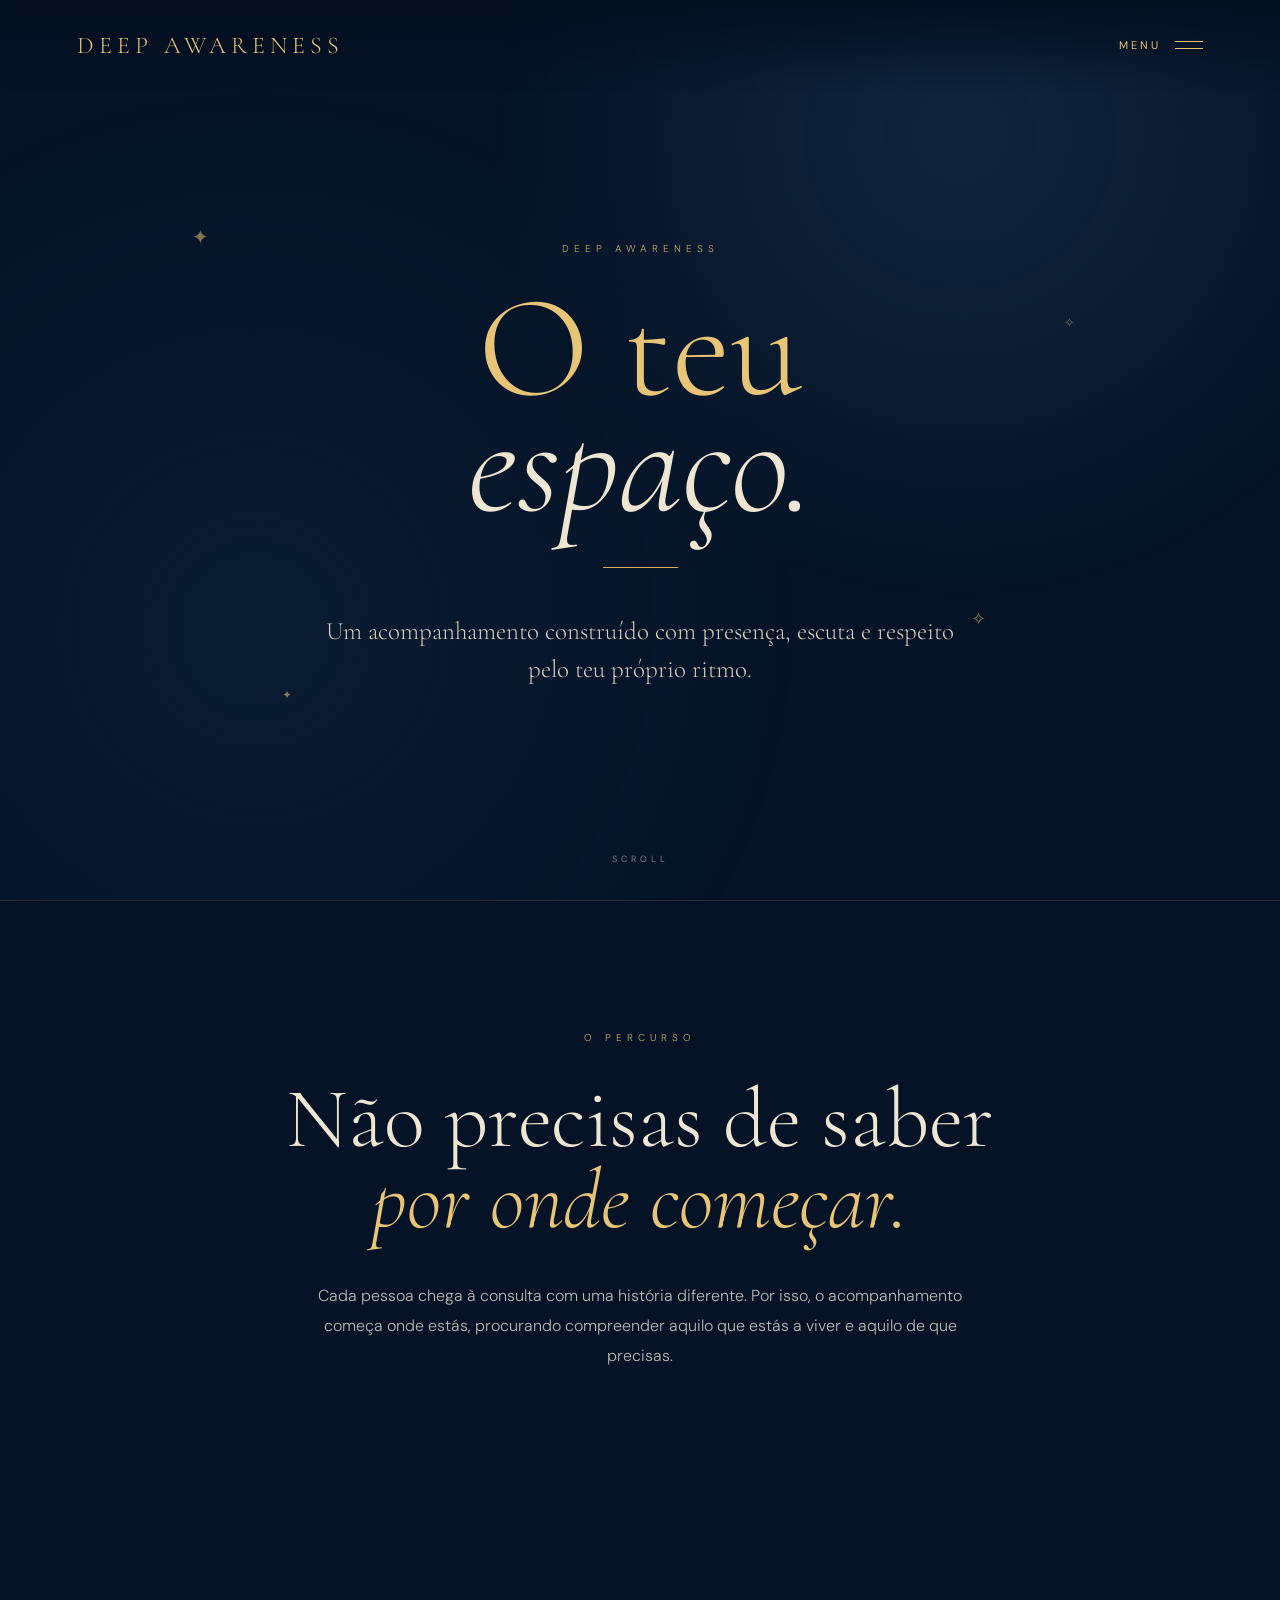
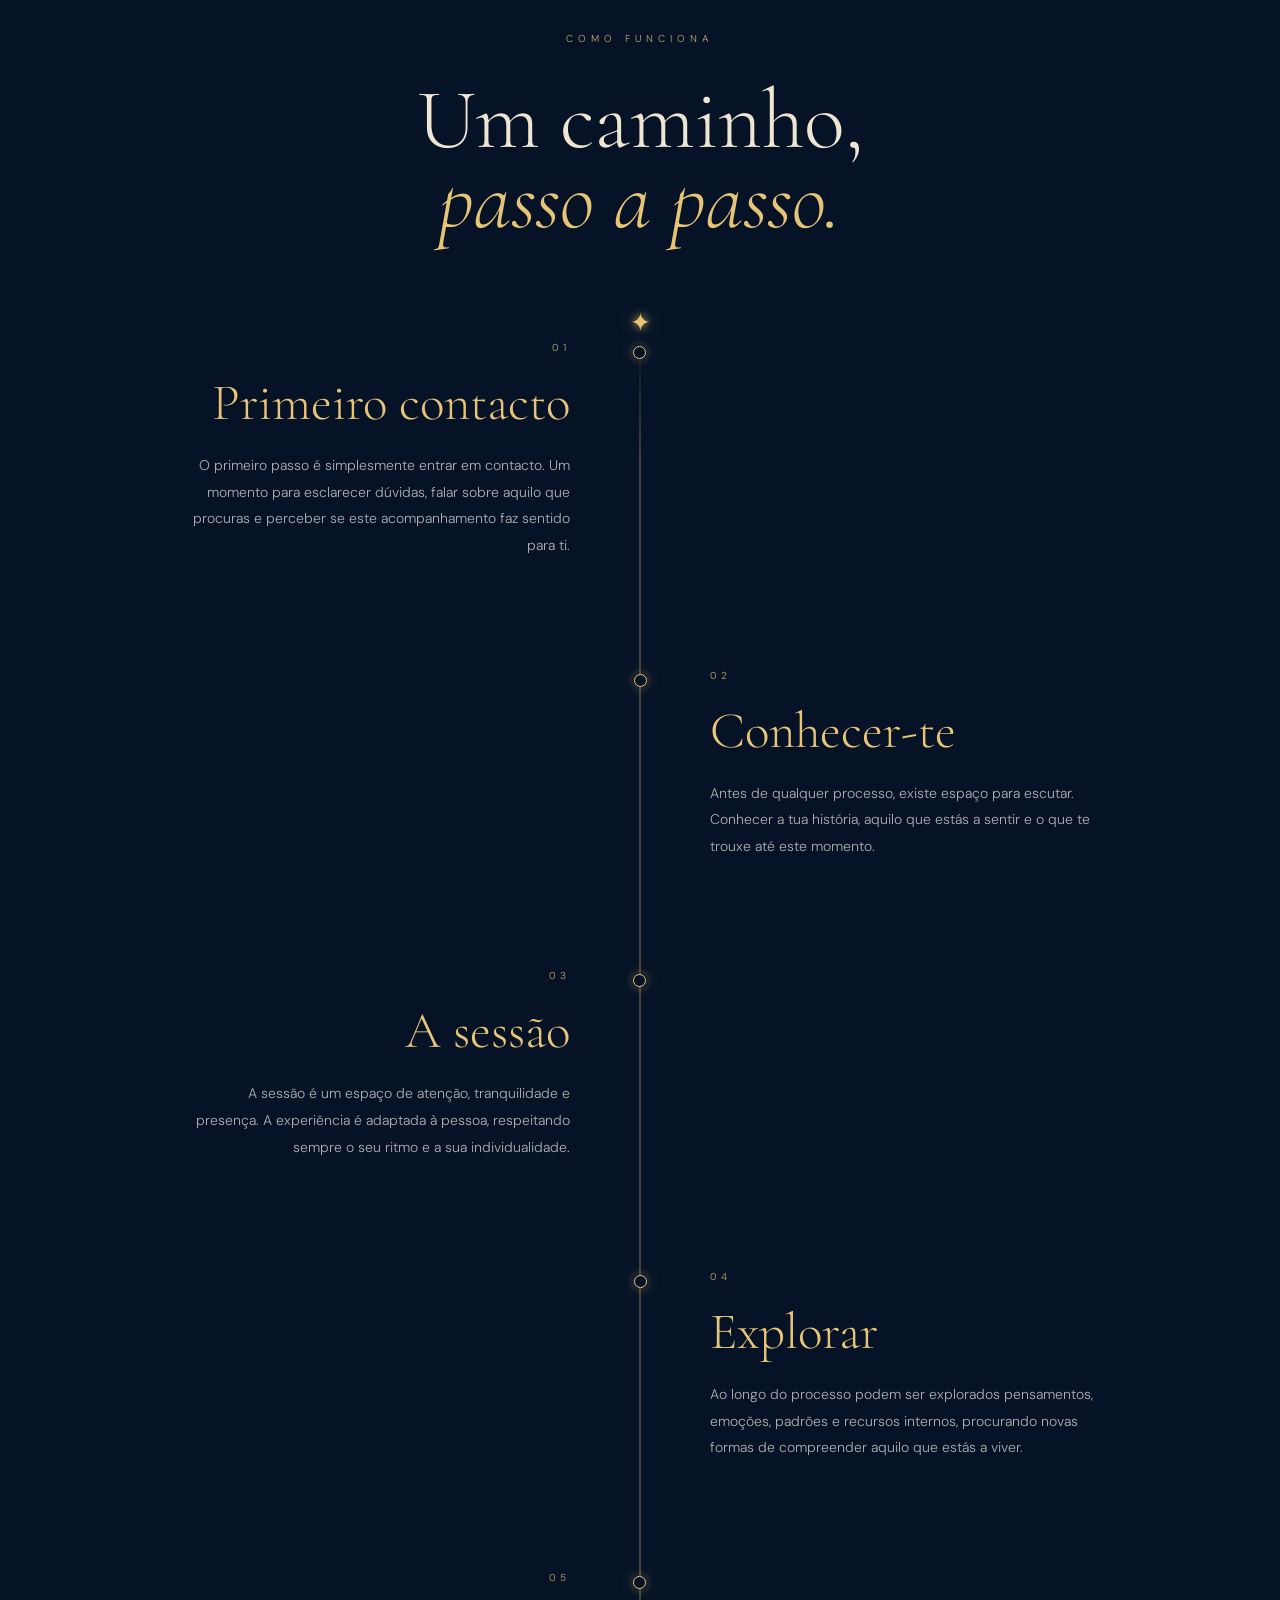
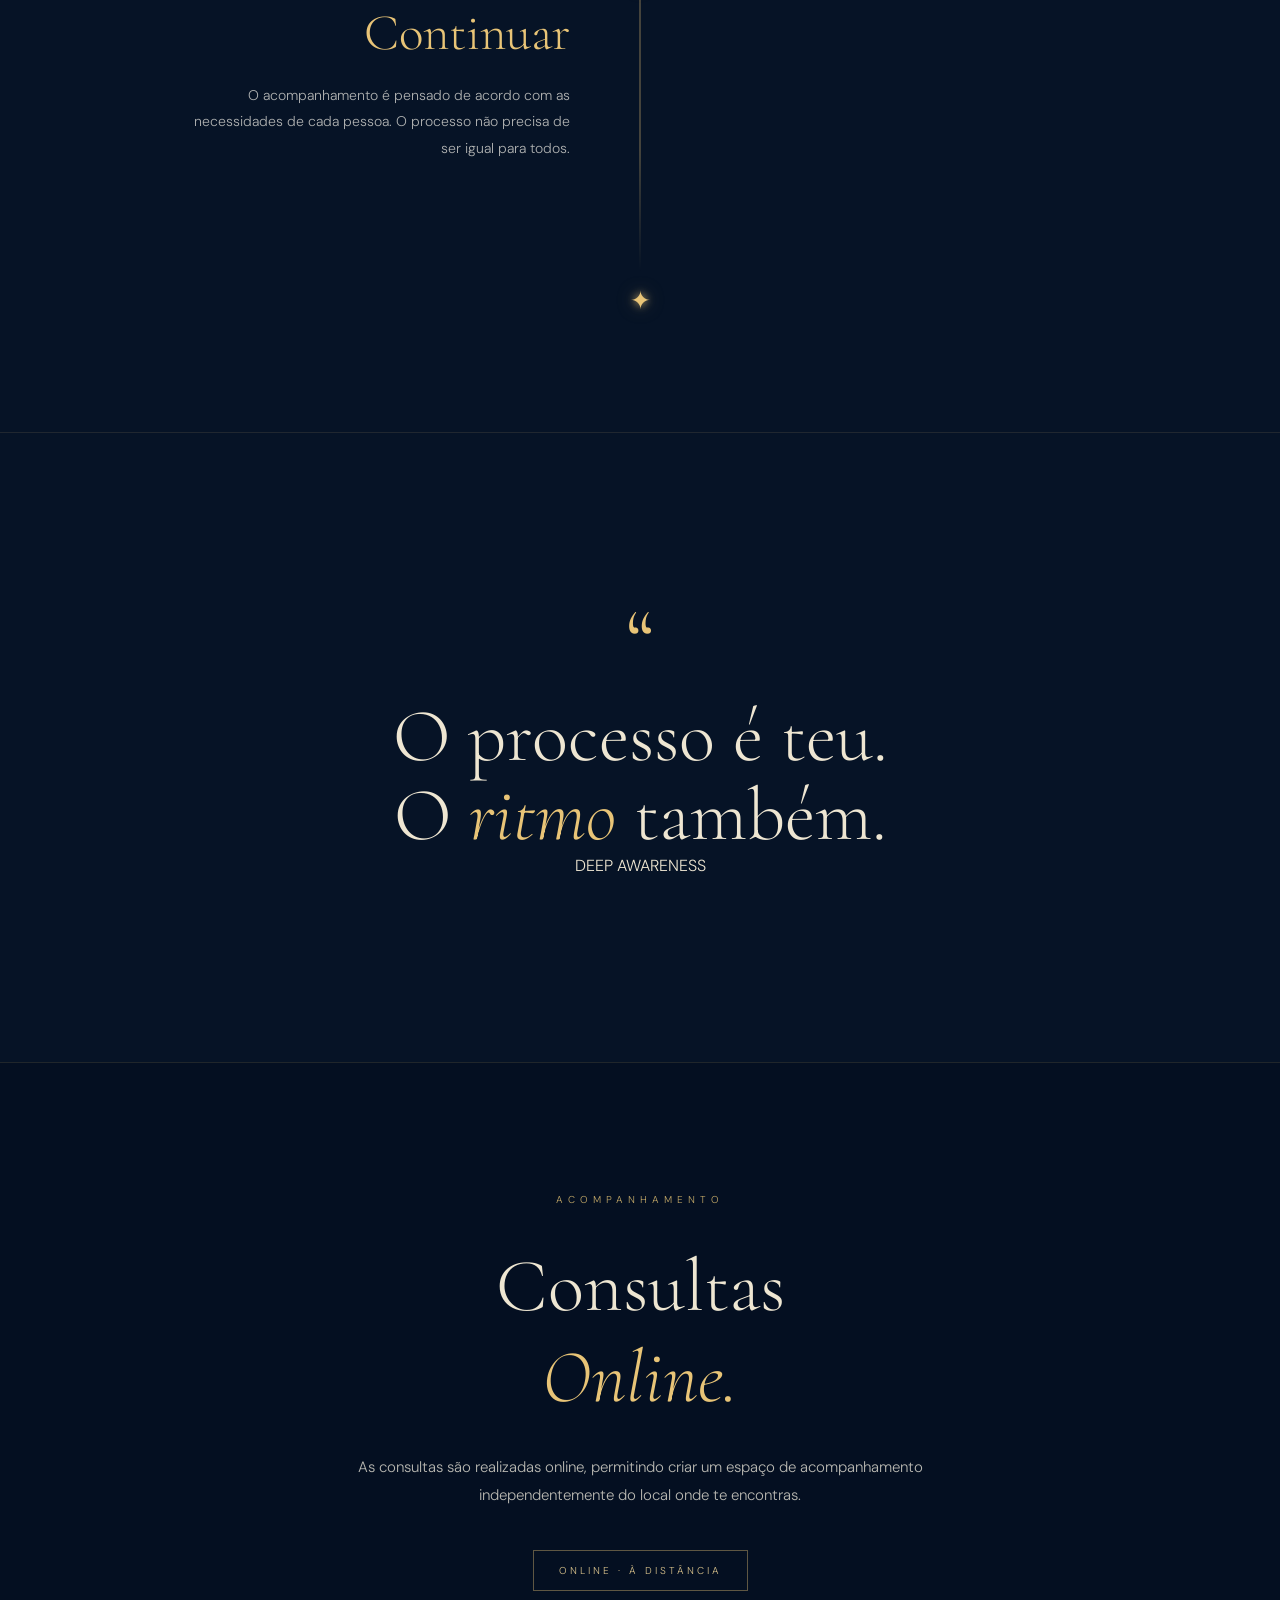
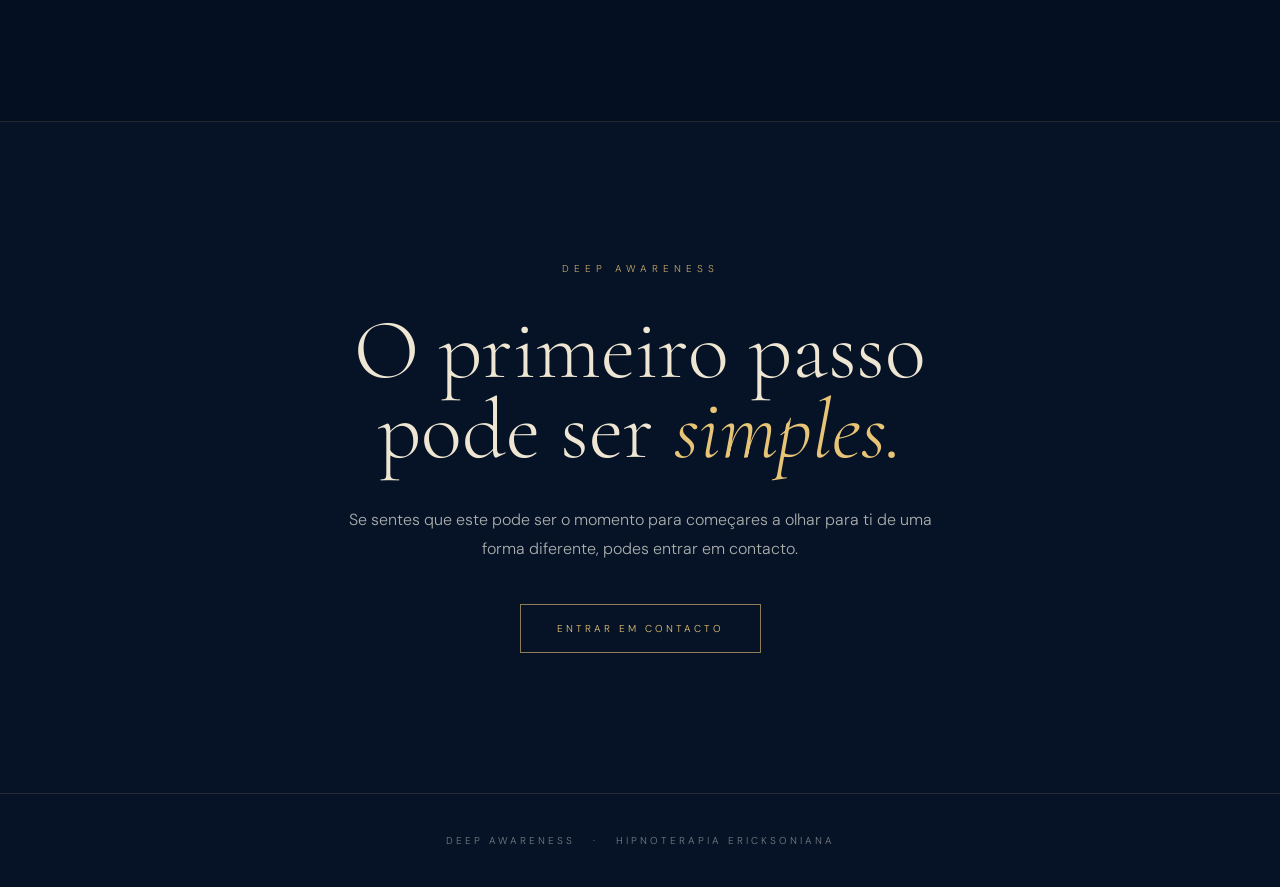
<file: consultas.html>
<!DOCTYPE html>
<html lang="pt-PT">

<head>

    <meta charset="UTF-8">
    <meta name="viewport" content="width=device-width, initial-scale=1.0">

    <title>Consultas | Deep Awareness</title>

    <link rel="preconnect" href="https://fonts.googleapis.com">
    <link rel="preconnect" href="https://fonts.gstatic.com" crossorigin>

    <link
        href="https://fonts.googleapis.com/css2?family=Cormorant+Garamond:wght@300;400;500;600&family=DM+Sans:wght@300;400&display=swap"
        rel="stylesheet"
    >


    <style>

        /* =====================================================
           BASE
        ===================================================== */

        * {
            margin: 0;
            padding: 0;
            box-sizing: border-box;
        }

        html {
            scroll-behavior: smooth;
        }

        body {

            background: #061326;

            color: #eee6d2;

            font-family: "DM Sans", sans-serif;

            font-weight: 300;

            overflow-x: hidden;
        }


        body::before {

            content: "";

            position: fixed;

            inset: 0;

            pointer-events: none;

            z-index: -1;

            background:

                radial-gradient(
                    circle at 75% 15%,
                    rgba(49, 91, 134, 0.25),
                    transparent 38%
                ),

                radial-gradient(
                    circle at 20% 70%,
                    rgba(28, 67, 101, 0.20),
                    transparent 45%
                );
        }


        /* =====================================================
           NAVEGAÇÃO
        ===================================================== */

        nav {

            position: fixed;

            top: 0;
            left: 0;

            width: 100%;

            height: 90px;

            padding: 0 6vw;

            display: flex;

            align-items: center;

            justify-content: space-between;

            z-index: 100;

            background:
                linear-gradient(
                    to bottom,
                    rgba(4, 14, 30, 0.92),
                    transparent
                );

            backdrop-filter: blur(5px);
        }


        .logo {

            color: #e8c477;

            text-decoration: none;

            font-family: "Cormorant Garamond", serif;

            font-size: 24px;

            letter-spacing: 5px;

            text-transform: uppercase;
        }


        .menu-button {

            border: none;

            background: transparent;

            color: #e8c477;

            font-family: "DM Sans", sans-serif;

            font-size: 11px;

            letter-spacing: 3px;

            cursor: pointer;

            display: flex;

            align-items: center;

            gap: 14px;
        }


        .menu-icon {

            width: 28px;
        }


        .menu-icon span {

            display: block;

            height: 1px;

            background: #e8c477;

            margin: 6px 0;
        }


        /* =====================================================
           MENU
        ===================================================== */

        .menu {

            position: fixed;

            inset: 0;

            background: #07152a;

            z-index: 200;

            display: flex;

            align-items: center;

            justify-content: center;

            opacity: 0;

            visibility: hidden;

            transition: 0.5s ease;
        }


        .menu.active {

            opacity: 1;

            visibility: visible;
        }


        .menu-close {

            position: absolute;

            top: 35px;

            right: 6vw;

            background: transparent;

            border: none;

            color: #e8c477;

            letter-spacing: 3px;

            font-size: 11px;

            cursor: pointer;
        }


        .menu-links {

            display: flex;

            flex-direction: column;

            text-align: center;

            gap: 20px;
        }


        .menu-links a {

            color: #eee6d2;

            text-decoration: none;

            font-family: "Cormorant Garamond", serif;

            font-size: clamp(35px, 5vw, 60px);

            transition: 0.3s;
        }


        .menu-links a:hover {

            color: #e8c477;
        }


        /* =====================================================
           HERO
        ===================================================== */

        .hero {

            min-height: 100vh;

            position: relative;

            display: flex;

            align-items: center;

            justify-content: center;

            text-align: center;

            padding: 130px 25px 100px;

            overflow: hidden;
        }


        .hero-content {

            max-width: 850px;

            position: relative;

            z-index: 2;
        }


        .label {

            color: #c5a968;

            font-size: 10px;

            letter-spacing: 5px;

            margin-bottom: 35px;
        }


        .hero h1 {

            font-family: "Cormorant Garamond", serif;

            font-size: clamp(70px, 12vw, 145px);

            line-height: 0.8;

            font-weight: 300;

            color: #e8c477;
        }


        .hero h1 span {

            color: #eee6d2;

            font-style: italic;
        }


        .gold-line {

            width: 75px;

            height: 1px;

            background: #d7ad59;

            margin: 45px auto;
        }


        .hero p {

            max-width: 650px;

            margin: auto;

            font-family: "Cormorant Garamond", serif;

            font-size: 25px;

            line-height: 1.5;

            color: #d4cebf;
        }


        .scroll {

            position: absolute;

            bottom: 35px;

            left: 50%;

            transform: translateX(-50%);

            font-size: 9px;

            letter-spacing: 4px;

            color: #8e9298;
        }


        /* =====================================================
           ESTRELAS DO HERO
        ===================================================== */

        .star {

            position: absolute;

            color: #e8c477;

            font-family: "Cormorant Garamond", serif;

            font-size: 20px;

            opacity: 0.55;

            animation: starFloat 5s ease-in-out infinite;
        }


        .star.one {

            top: 25%;

            left: 15%;

        }


        .star.two {

            top: 35%;

            right: 16%;

            font-size: 13px;

            animation-delay: 1s;
        }


        .star.three {

            bottom: 22%;

            left: 22%;

            font-size: 12px;

            animation-delay: 2s;
        }


        .star.four {

            bottom: 30%;

            right: 23%;

            font-size: 18px;

            animation-delay: 3s;
        }


        @keyframes starFloat {

            0%,
            100% {

                transform:
                    translateY(0)
                    scale(1);

                opacity: 0.35;
            }

            50% {

                transform:
                    translateY(-12px)
                    scale(1.2);

                opacity: 0.9;
            }
        }


        /* =====================================================
           INTRODUÇÃO
        ===================================================== */

        .intro {

            padding: 130px 8vw;

            border-top: 1px solid rgba(220, 190, 120, 0.15);
        }


        .intro-inner {

            max-width: 850px;

            margin: auto;

            text-align: center;
        }


        .section-label {

            font-size: 10px;

            letter-spacing: 5px;

            color: #c5a968;

            margin-bottom: 35px;
        }


        .intro h2 {

            font-family: "Cormorant Garamond", serif;

            font-size: clamp(50px, 7vw, 85px);

            line-height: 0.95;

            font-weight: 300;

            color: #eee6d2;

            margin-bottom: 40px;
        }


        .intro h2 em {

            color: #e8c477;
        }


        .intro p {

            max-width: 680px;

            margin: auto;

            color: #b9b8b2;

            font-size: 16px;

            line-height: 1.9;
        }


        /* =====================================================
           TIMELINE
        ===================================================== */

        .journey {

            position: relative;

            padding: 130px 25px 160px;

            overflow: hidden;
        }


        .journey-title {

            text-align: center;

            margin-bottom: 100px;

            position: relative;

            z-index: 2;
        }


        .journey-title h2 {

            font-family: "Cormorant Garamond", serif;

            font-size: clamp(50px, 7vw, 85px);

            font-weight: 300;

            line-height: 0.95;
        }


        .journey-title h2 em {

            color: #e8c477;
        }


        /* linha central */

        .timeline {

            position: relative;

            max-width: 1050px;

            margin: auto;
        }


        .timeline::before {

            content: "";

            position: absolute;

            top: 0;

            bottom: 0;

            left: 50%;

            width: 1px;

            transform: translateX(-50%);

            background:

                linear-gradient(
                    to bottom,
                    transparent,
                    rgba(232, 196, 119, 0.55) 8%,
                    rgba(232, 196, 119, 0.55) 92%,
                    transparent
                );
        }


        /* =====================================================
           ESTRELAS DA TIMELINE
        ===================================================== */

        .timeline-star {

            position: absolute;

            left: 50%;

            transform: translateX(-50%);

            color: #e8c477;

            font-size: 25px;

            z-index: 5;

            text-shadow:
                0 0 8px rgba(232, 196, 119, 0.8),
                0 0 20px rgba(232, 196, 119, 0.35);

            animation: starPulse 3s ease-in-out infinite;
        }


        .timeline-star.top {

            top: -35px;
        }


        .timeline-star.bottom {

            bottom: -45px;

            animation-delay: 1.5s;
        }


        @keyframes starPulse {

            0%,
            100% {

                opacity: 0.45;

                transform:
                    translateX(-50%)
                    scale(0.85);
            }

            50% {

                opacity: 1;

                transform:
                    translateX(-50%)
                    scale(1.25);
            }
        }


        /* =====================================================
           ITEM TIMELINE
        ===================================================== */

        .timeline-item {

            position: relative;

            width: 50%;

            padding: 0 70px 110px;
        }


        .timeline-item.left {

            text-align: right;

            left: 0;
        }


        .timeline-item.right {

            left: 50%;

            text-align: left;
        }


        .timeline-dot {

            position: absolute;

            top: 5px;

            width: 13px;

            height: 13px;

            border: 1px solid #e8c477;

            background: #061326;

            border-radius: 50%;

            z-index: 4;

            box-shadow:
                0 0 0 5px rgba(232, 196, 119, 0.04),
                0 0 15px rgba(232, 196, 119, 0.25);
        }


        .timeline-item.left .timeline-dot {

            right: -6px;
        }


        .timeline-item.right .timeline-dot {

            left: -6px;
        }


        .timeline-number {

            color: #c5a968;

            font-size: 10px;

            letter-spacing: 4px;

            margin-bottom: 18px;
        }


        .timeline-item h3 {

            font-family: "Cormorant Garamond", serif;

            font-size: clamp(35px, 4vw, 52px);

            font-weight: 300;

            color: #e8c477;

            margin-bottom: 18px;
        }


        .timeline-item p {

            color: #aeb0b0;

            font-size: 14px;

            line-height: 1.9;

            max-width: 420px;

            margin-left: auto;
        }


        .timeline-item.right p {

            margin-left: 0;
        }


        /* =====================================================
           FRASE
        ===================================================== */

        .quote {

            min-height: 70vh;

            padding: 120px 25px;

            display: flex;

            align-items: center;

            justify-content: center;

            text-align: center;

            border-top: 1px solid rgba(220, 190, 120, 0.12);
        }


        .quote-inner {

            max-width: 850px;
        }


        .quote-mark {

            font-family: "Cormorant Garamond", serif;

            font-size: 90px;

            color: #e8c477;

            line-height: 0.5;

            margin-bottom: 35px;
        }


        .quote h2 {

            font-family: "Cormorant Garamond", serif;

            font-size: clamp(42px, 6vw, 75px);

            line-height: 1.05;

            font-weight: 300;
        }


        .quote h2 em {

            color: #e8c477;
        }


        /* =====================================================
           ONLINE
        ===================================================== */

        .online {

            padding: 130px 8vw;

            background: rgba(4, 15, 31, 0.65);

            border-top: 1px solid rgba(220, 190, 120, 0.13);

            border-bottom: 1px solid rgba(220, 190, 120, 0.13);
        }


        .online-inner {

            max-width: 900px;

            margin: auto;

            text-align: center;
        }


        .online h2 {

            font-family: "Cormorant Garamond", serif;

            font-size: clamp(48px, 6vw, 75px);

            font-weight: 300;

            margin-bottom: 30px;
        }


        .online h2 em {

            color: #e8c477;
        }


        .online p {

            max-width: 650px;

            margin: auto;

            color: #b9b8b2;

            line-height: 1.9;

            font-size: 15px;
        }


        .online-badge {

            display: inline-block;

            margin-top: 40px;

            border: 1px solid rgba(232, 196, 119, 0.4);

            padding: 13px 25px;

            color: #d9c18b;

            font-size: 10px;

            letter-spacing: 3px;
        }


        /* =====================================================
           CTA
        ===================================================== */

        .cta {

            padding: 140px 25px;

            text-align: center;
        }


        .cta h2 {

            font-family: "Cormorant Garamond", serif;

            font-size: clamp(50px, 7vw, 85px);

            font-weight: 300;

            line-height: 0.95;

            margin-bottom: 35px;
        }


        .cta h2 em {

            color: #e8c477;
        }


        .cta p {

            max-width: 600px;

            margin: auto auto 40px;

            color: #aaaead;

            line-height: 1.8;
        }


        .cta a {

            display: inline-block;

            padding: 17px 36px;

            border: 1px solid rgba(232, 196, 119, 0.6);

            color: #e8c477;

            text-decoration: none;

            font-size: 10px;

            letter-spacing: 3px;

            transition: 0.3s;
        }


        .cta a:hover {

            background: #e8c477;

            color: #061326;
        }


        /* =====================================================
           FOOTER
        ===================================================== */

        footer {

            border-top: 1px solid rgba(220, 190, 120, 0.15);

            padding: 40px;

            text-align: center;

            color: #777d85;

            font-size: 10px;

            letter-spacing: 3px;
        }


        /* =====================================================
           ANIMAÇÕES
        ===================================================== */

        .reveal {

            opacity: 0;

            transform: translateY(35px);

            transition:
                opacity 1s ease,
                transform 1s ease;
        }


        .reveal.visible {

            opacity: 1;

            transform: translateY(0);
        }


        /* =====================================================
           MOBILE
        ===================================================== */

        @media (max-width: 750px) {


            nav {

                height: 75px;

                padding: 0 25px;
            }


            .logo {

                font-size: 18px;

                letter-spacing: 3px;
            }


            .hero h1 {

                font-size: 75px;
            }


            .hero p {

                font-size: 21px;
            }


            .timeline::before {

                left: 20px;

                transform: none;
            }


            .timeline-star {

                left: 20px;

                transform: translateX(-50%);
            }


            .timeline-star.top,
            .timeline-star.bottom {

                transform: translateX(-50%);
            }


            .timeline-item,
            .timeline-item.left,
            .timeline-item.right {

                width: 100%;

                left: 0;

                text-align: left;

                padding:

                    0
                    30px
                    75px
                    60px;
            }


            .timeline-item.left .timeline-dot,
            .timeline-item.right .timeline-dot {

                left: 14px;

                right: auto;
            }


            .timeline-item p,
            .timeline-item.right p {

                margin-left: 0;
            }


            .intro {

                padding: 90px 25px;
            }


            .journey {

                padding: 90px 25px 130px;
            }


            .journey-title {

                margin-bottom: 80px;
            }


            .quote {

                min-height: 60vh;
            }


            .online {

                padding: 90px 25px;
            }


            .cta {

                padding: 100px 25px;
            }

        }

    </style>

</head>


<body>


    <!-- =====================================================
         NAVEGAÇÃO
    ===================================================== -->

    <nav>

        <a href="index.html" class="logo">
            Deep Awareness
        </a>


        <button class="menu-button" id="menuOpen">

            MENU

            <div class="menu-icon">

                <span></span>
                <span></span>

            </div>

        </button>

    </nav>



    <!-- =====================================================
         MENU
    ===================================================== -->

    <div class="menu" id="menu">


        <button class="menu-close" id="menuClose">
            FECHAR
        </button>


        <div class="menu-links">

            <a href="index.html">
                Início
            </a>

            <a href="terapeuta.html">
                Sobre a Terapeuta
            </a>

            <a href="hipnoterapia.html">
                Hipnoterapia
            </a>

            <a href="consultas.html">
                Consultas
            </a>

            <a href="ajuda.html">
                Como Posso Ajudar?
            </a>

            <a href="faq.html">
                FAQ
            </a>

            <a href="contacto.html">
                Contacto
            </a>

        </div>

    </div>



    <!-- =====================================================
         HERO
    ===================================================== -->

    <section class="hero">


        <!-- Estrelas -->

        <div class="star one">✦</div>

        <div class="star two">✧</div>

        <div class="star three">✦</div>

        <div class="star four">✧</div>


        <div class="hero-content reveal">


            <div class="label">
                DEEP AWARENESS
            </div>


            <h1>

                O teu

                <br>

                <span>espaço.</span>

            </h1>


            <div class="gold-line"></div>


            <p>

                Um acompanhamento construído
                com presença, escuta e respeito
                pelo teu próprio ritmo.

            </p>

        </div>


        <div class="scroll">
            SCROLL
        </div>

    </section>



    <!-- =====================================================
         INTRO
    ===================================================== -->

    <section class="intro">


        <div class="intro-inner reveal">


            <div class="section-label">
                O PERCURSO
            </div>


            <h2>

                Não precisas de saber
                <br>
                <em>por onde começar.</em>

            </h2>


            <p>

                Cada pessoa chega à consulta com
                uma história diferente. Por isso,
                o acompanhamento começa onde estás,
                procurando compreender aquilo que
                estás a viver e aquilo de que precisas.

            </p>

        </div>

    </section>



    <!-- =====================================================
         TIMELINE
    ===================================================== -->

    <section class="journey">


        <div class="journey-title reveal">


            <div class="section-label">
                COMO FUNCIONA
            </div>


            <h2>

                Um caminho,

                <br>

                <em>passo a passo.</em>

            </h2>

        </div>



        <div class="timeline">


            <!-- ESTRELA INICIAL -->

            <div class="timeline-star top">
                ✦
            </div>



            <!-- 01 -->

            <div class="timeline-item left reveal">


                <div class="timeline-dot"></div>


                <div class="timeline-number">
                    01
                </div>


                <h3>
                    Primeiro contacto
                </h3>


                <p>

                    O primeiro passo é simplesmente
                    entrar em contacto. Um momento
                    para esclarecer dúvidas, falar
                    sobre aquilo que procuras e
                    perceber se este acompanhamento
                    faz sentido para ti.

                </p>

            </div>



            <!-- 02 -->

            <div class="timeline-item right reveal">


                <div class="timeline-dot"></div>


                <div class="timeline-number">
                    02
                </div>


                <h3>
                    Conhecer-te
                </h3>


                <p>

                    Antes de qualquer processo,
                    existe espaço para escutar.
                    Conhecer a tua história, aquilo
                    que estás a sentir e o que te
                    trouxe até este momento.

                </p>

            </div>



            <!-- 03 -->

            <div class="timeline-item left reveal">


                <div class="timeline-dot"></div>


                <div class="timeline-number">
                    03
                </div>


                <h3>
                    A sessão
                </h3>


                <p>

                    A sessão é um espaço de atenção,
                    tranquilidade e presença. A
                    experiência é adaptada à pessoa,
                    respeitando sempre o seu ritmo
                    e a sua individualidade.

                </p>

            </div>



            <!-- 04 -->

            <div class="timeline-item right reveal">


                <div class="timeline-dot"></div>


                <div class="timeline-number">
                    04
                </div>


                <h3>
                    Explorar
                </h3>


                <p>

                    Ao longo do processo podem ser
                    explorados pensamentos, emoções,
                    padrões e recursos internos,
                    procurando novas formas de
                    compreender aquilo que estás a viver.

                </p>

            </div>



            <!-- 05 -->

            <div class="timeline-item left reveal">


                <div class="timeline-dot"></div>


                <div class="timeline-number">
                    05
                </div>


                <h3>
                    Continuar
                </h3>


                <p>

                    O acompanhamento é pensado de
                    acordo com as necessidades de cada
                    pessoa. O processo não precisa de
                    ser igual para todos.

                </p>

            </div>



            <!-- ESTRELA FINAL -->

            <div class="timeline-star bottom">
                ✦
            </div>


        </div>

    </section>



    <!-- =====================================================
         FRASE
    ===================================================== -->

    <section class="quote">


        <div class="quote-inner reveal">


            <div class="quote-mark">
                “
            </div>


            <h2>

                O processo é teu.

                <br>

                O <em>ritmo</em> também.

            </h2>


            <p>
                DEEP AWARENESS
            </p>

        </div>

    </section>



    <!-- =====================================================
         ONLINE
    ===================================================== -->

    <section class="online">


        <div class="online-inner reveal">


            <div class="section-label">
                ACOMPANHAMENTO
            </div>


            <h2>

                Consultas

                <br>

                <em>Online.</em>

            </h2>


            <p>

                As consultas são realizadas online,
                permitindo criar um espaço de
                acompanhamento independentemente
                do local onde te encontras.

            </p>


            <div class="online-badge">

                ONLINE · À DISTÂNCIA

            </div>

        </div>

    </section>



    <!-- =====================================================
         CTA
    ===================================================== -->

    <section class="cta">


        <div class="reveal">


            <div class="section-label">
                DEEP AWARENESS
            </div>


            <h2>

                O primeiro passo
                <br>

                pode ser <em>simples.</em>

            </h2>


            <p>

                Se sentes que este pode ser
                o momento para começares a
                olhar para ti de uma forma
                diferente, podes entrar em contacto.

            </p>


            <a href="contacto.html">
                ENTRAR EM CONTACTO
            </a>

        </div>

    </section>



    <!-- =====================================================
         FOOTER
    ===================================================== -->

    <footer>

        DEEP AWARENESS
        &nbsp; · &nbsp;
        HIPNOTERAPIA ERICKSONIANA

    </footer>



    <!-- =====================================================
         JAVASCRIPT
    ===================================================== -->

    <script>


        /* =================================================
           MENU
        ================================================= */

        const menuOpen =
            document.getElementById("menuOpen");

        const menuClose =
            document.getElementById("menuClose");

        const menu =
            document.getElementById("menu");


        menuOpen.addEventListener("click", function () {

            menu.classList.add("active");

        });


        menuClose.addEventListener("click", function () {

            menu.classList.remove("active");

        });


        document
            .querySelectorAll(".menu-links a")
            .forEach(function (link) {

                link.addEventListener("click", function () {

                    menu.classList.remove("active");

                });

            });



        /* =================================================
           REVEAL AO FAZER SCROLL
        ================================================= */

        const elements =
            document.querySelectorAll(".reveal");


        const observer =
            new IntersectionObserver(

                function (entries) {

                    entries.forEach(function (entry) {

                        if (entry.isIntersecting) {

                            entry.target.classList.add("visible");

                        }

                    });

                },

                {
                    threshold: 0.12
                }

            );


        elements.forEach(function (element) {

            observer.observe(element);

        });


    </script>


</body>

</html>
</file>
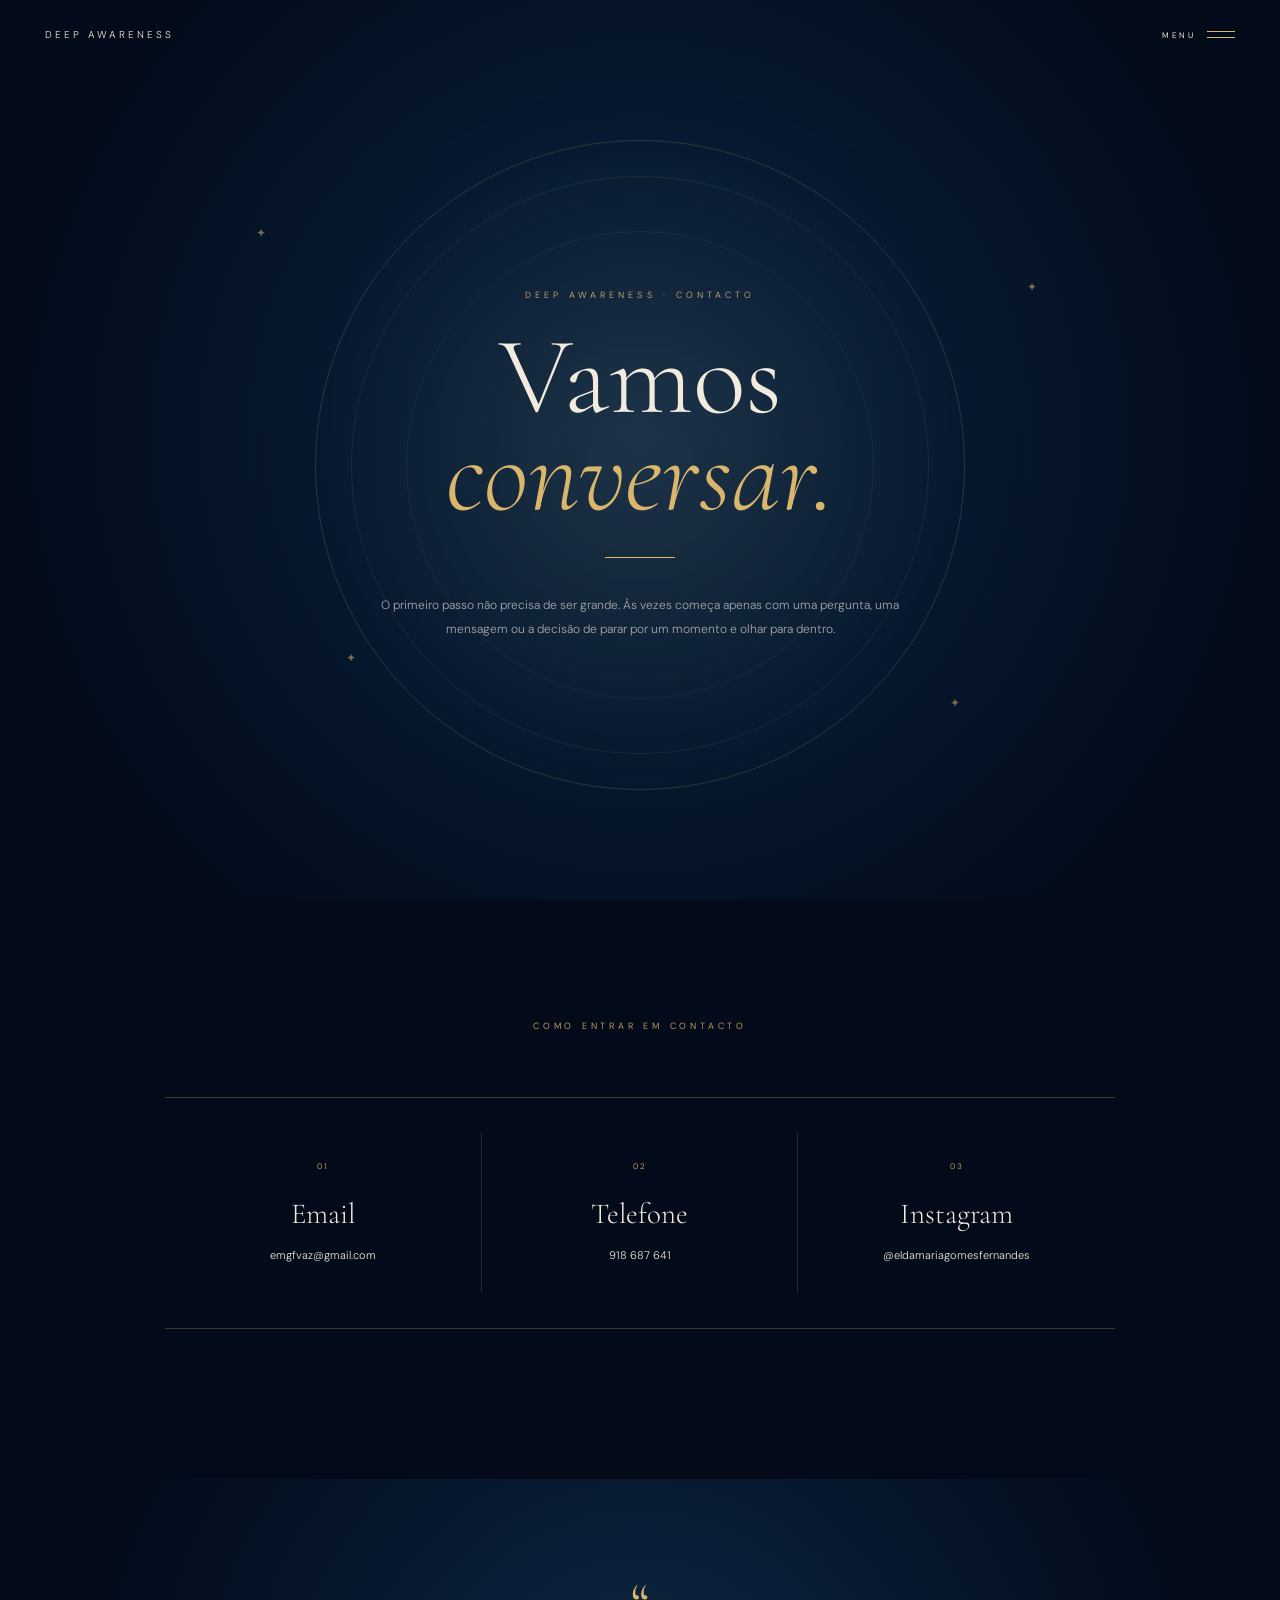
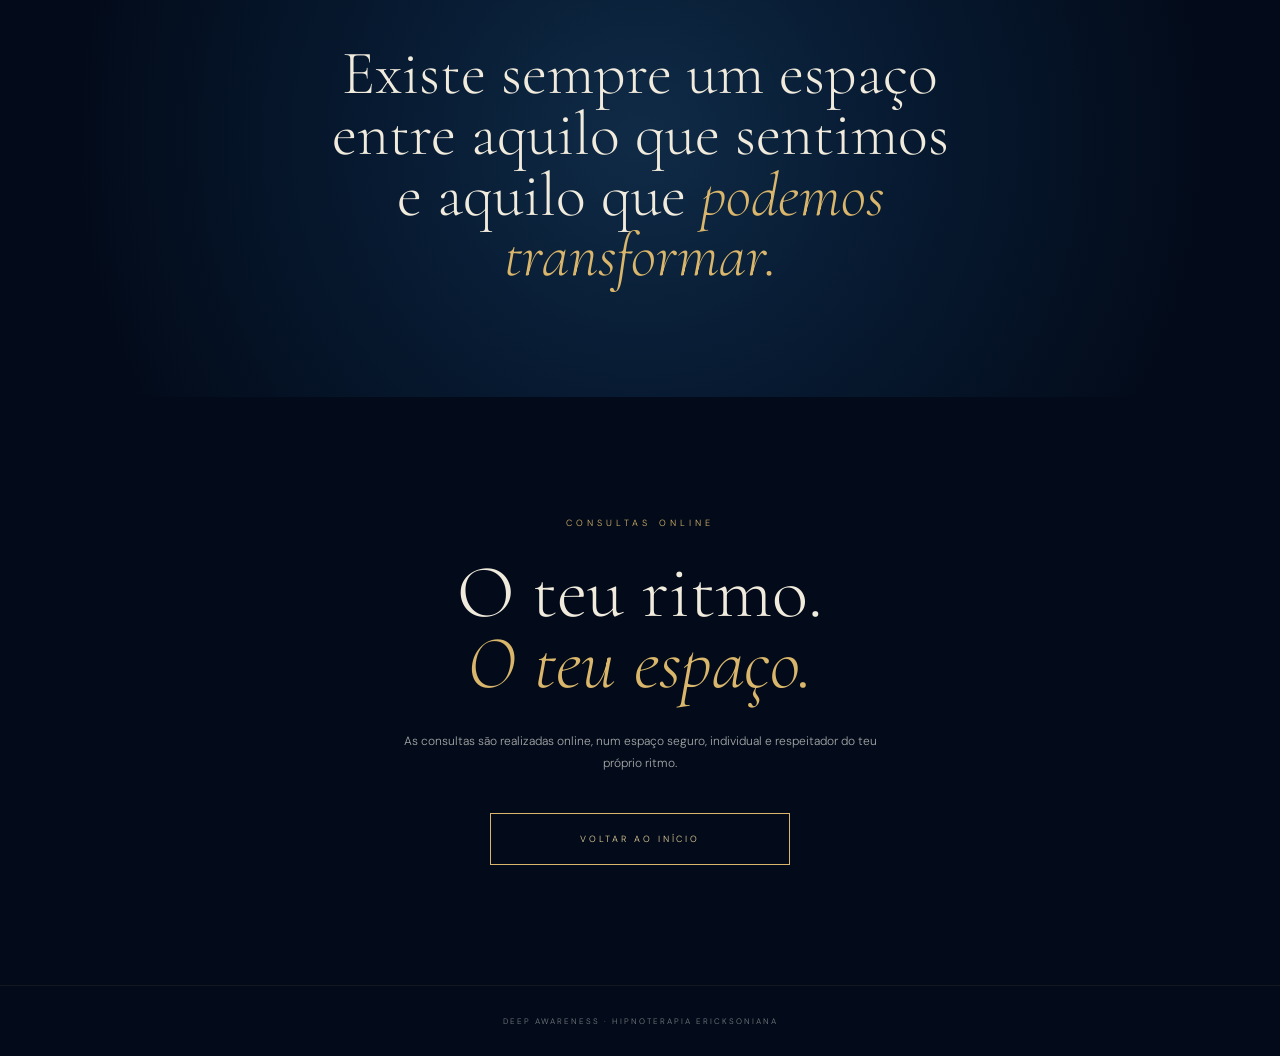
<file: contacto.html>
<!DOCTYPE html>
<html lang="pt-PT">

<head>

    <meta charset="UTF-8">

    <meta
        name="viewport"
        content="width=device-width, initial-scale=1.0"
    >

    <title>Contacto · Deep Awareness</title>


    <!-- =====================================================
         FONTES
    ====================================================== -->

    <link rel="preconnect" href="https://fonts.googleapis.com">

    <link
        rel="preconnect"
        href="https://fonts.gstatic.com"
        crossorigin
    >

    <link
        href="https://fonts.googleapis.com/css2?family=Cormorant+Garamond:wght@300;400;500;600&family=DM+Sans:wght@300;400&display=swap"
        rel="stylesheet"
    >


    <style>


        /* =====================================================
           RESET
        ====================================================== */

        * {

            margin: 0;

            padding: 0;

            box-sizing: border-box;

        }


        html {

            scroll-behavior: smooth;

        }


        body {

            background: #030B1A;

            color: #F1EBDD;

            font-family: "DM Sans", sans-serif;

            font-weight: 300;

            overflow-x: hidden;

        }


        :root {

            --night: #030B1A;

            --blue: #071A31;

            --blue-light: #102B47;

            --gold: #D9B66B;

            --gold-light: #E8D29A;

            --cream: #F1EBDD;

            --muted: #A7A9A8;

        }



        /* =====================================================
           NAVEGAÇÃO
        ====================================================== */

        .nav {

            position: fixed;

            top: 0;

            left: 0;

            width: 100%;

            z-index: 1000;

            padding: 28px 45px;

            display: flex;

            justify-content: space-between;

            align-items: center;

            transition:
                background 0.5s ease,
                padding 0.5s ease,
                backdrop-filter 0.5s ease;

        }


        .nav.scrolled {

            padding: 18px 45px;

            background:
                rgba(3, 11, 26, 0.78);

            backdrop-filter: blur(14px);

            border-bottom:
                1px solid
                rgba(217, 182, 107, 0.10);

        }


        .logo {

            color: var(--cream);

            text-decoration: none;

            font-size: 10px;

            letter-spacing: 0.3em;

        }


        .menu-button {

            border: none;

            background: transparent;

            color: var(--cream);

            cursor: pointer;

            display: flex;

            align-items: center;

            gap: 12px;

            font-family: "DM Sans", sans-serif;

            font-size: 8px;

            letter-spacing: 0.3em;

        }


        .menu-icon {

            width: 28px;

            display: flex;

            flex-direction: column;

            gap: 5px;

        }


        .menu-icon span {

            width: 100%;

            height: 1px;

            background: var(--gold);

        }



        /* =====================================================
           MENU
        ====================================================== */

        .menu-overlay {

            position: fixed;

            inset: 0;

            z-index: 2000;

            background:
                radial-gradient(
                    circle at center,
                    #102A45,
                    #030B1A 72%
                );

            display: flex;

            align-items: center;

            justify-content: center;

            opacity: 0;

            visibility: hidden;

            transition:
                opacity 0.5s ease,
                visibility 0.5s ease;

        }


        .menu-overlay.open {

            opacity: 1;

            visibility: visible;

        }


        .menu-close {

            position: absolute;

            top: 28px;

            right: 45px;

            border: none;

            background: transparent;

            color: var(--cream);

            cursor: pointer;

            font-family: "DM Sans", sans-serif;

            font-size: 8px;

            letter-spacing: 0.3em;

        }


        .menu-links {

            display: flex;

            flex-direction: column;

            align-items: center;

            text-align: center;

            gap: 18px;

        }


        .menu-links a {

            color: var(--cream);

            text-decoration: none;

            font-family:
                "Cormorant Garamond",
                serif;

            font-size:
                clamp(28px, 4vw, 48px);

            font-weight: 300;

            transition:
                color 0.3s ease,
                transform 0.3s ease;

        }


        .menu-links a:hover {

            color: var(--gold);

            transform: translateY(-2px);

        }


        .menu-links .menu-sub {

            font-family: "DM Sans", sans-serif;

            font-size: 8px;

            letter-spacing: 0.35em;

            color: var(--gold);

            margin-bottom: 12px;

        }



        /* =====================================================
           HERO CONTACTO
        ====================================================== */

        .contact-hero {

            min-height: 100vh;

            position: relative;

            overflow: hidden;

            display: flex;

            align-items: center;

            justify-content: center;

            text-align: center;

            padding:
                130px 25px 100px;

            background:
                radial-gradient(
                    circle at 50% 48%,
                    #102B47 0%,
                    #071A31 36%,
                    #030B1A 80%
                );

        }


        /* =====================================================
           CÍRCULO
        ====================================================== */

        .orb {

            position: absolute;

            width: min(650px, 90vw);

            height: min(650px, 90vw);

            border-radius: 50%;

            border:
                1px solid
                rgba(217,182,107,0.18);

            animation:
                float 9s ease-in-out infinite;

        }


        .orb::before {

            content: "";

            position: absolute;

            inset: 35px;

            border-radius: 50%;

            border:
                1px solid
                rgba(217,182,107,0.09);

        }


        .orb::after {

            content: "";

            position: absolute;

            inset: 90px;

            border-radius: 50%;

            border:
                1px solid
                rgba(217,182,107,0.06);

        }


        @keyframes float {

            0%,
            100% {

                transform:
                    scale(0.98)
                    rotate(0deg);

            }

            50% {

                transform:
                    scale(1.02)
                    rotate(2deg);

            }

        }



        /* =====================================================
           LUZ
        ====================================================== */

        .light {

            position: absolute;

            width: 400px;

            height: 400px;

            border-radius: 50%;

            background:
                rgba(217,182,107,0.07);

            filter: blur(110px);

            animation:
                breathe 7s ease-in-out infinite;

        }


        @keyframes breathe {

            0%,
            100% {

                transform: scale(0.9);

                opacity: 0.45;

            }

            50% {

                transform: scale(1.15);

                opacity: 0.85;

            }

        }



        /* =====================================================
           ESTRELAS
        ====================================================== */

        .star {

            position: absolute;

            color: var(--gold);

            opacity: 0.55;

            font-size: 12px;

            animation:
                twinkle 5s ease-in-out infinite;

        }


        .star.one {

            top: 25%;

            left: 20%;

        }


        .star.two {

            top: 31%;

            right: 19%;

            animation-delay: 1s;

        }


        .star.three {

            bottom: 26%;

            left: 27%;

            animation-delay: 2s;

        }


        .star.four {

            bottom: 21%;

            right: 25%;

            animation-delay: 3s;

        }


        @keyframes twinkle {

            0%,
            100% {

                opacity: 0.15;

                transform: scale(0.7);

            }

            50% {

                opacity: 0.75;

                transform: scale(1.3);

            }

        }



        /* =====================================================
           HERO TEXTO
        ====================================================== */

        .hero-content {

            position: relative;

            z-index: 5;

            max-width: 750px;

        }


        .eyebrow {

            font-size: 9px;

            letter-spacing: 0.45em;

            color: var(--gold);

            margin-bottom: 28px;

        }


        .hero-content h1 {

            font-family:
                "Cormorant Garamond",
                serif;

            font-size:
                clamp(65px, 9vw, 110px);

            font-weight: 300;

            line-height: 0.88;

        }


        .hero-content h1 em {

            color: var(--gold);

            font-style: italic;

        }


        .hero-line {

            width: 70px;

            height: 1px;

            background: var(--gold);

            margin: 35px auto;

        }


        .hero-content p {

            max-width: 540px;

            margin: 0 auto;

            color: var(--muted);

            font-size: 12px;

            line-height: 2;

        }



        /* =====================================================
           CONTACTOS
        ====================================================== */

        .contact-section {

            position: relative;

            padding:
                120px 25px
                150px;

            background: #030B1A;

        }


        .contact-container {

            width: min(950px, 100%);

            margin: 0 auto;

        }


        .section-label {

            text-align: center;

            font-size: 9px;

            letter-spacing: 0.42em;

            color: var(--gold);

            margin-bottom: 65px;

        }


        .contact-grid {

            display: grid;

            grid-template-columns:
                repeat(3, 1fr);

            border-top:
                1px solid
                rgba(217,182,107,0.25);

            border-bottom:
                1px solid
                rgba(217,182,107,0.25);

        }


        .contact-card {

            min-height: 230px;

            padding: 45px 30px;

            display: flex;

            flex-direction: column;

            align-items: center;

            justify-content: center;

            text-align: center;

            position: relative;

        }


        .contact-card:not(:last-child)::after {

            content: "";

            position: absolute;

            right: 0;

            top: 35px;

            bottom: 35px;

            width: 1px;

            background:
                rgba(217,182,107,0.18);

        }


        .contact-number {

            font-size: 8px;

            letter-spacing: 0.25em;

            color: var(--gold);

            margin-bottom: 25px;

        }


        .contact-card h3 {

            font-family:
                "Cormorant Garamond",
                serif;

            font-size: 29px;

            font-weight: 300;

            margin-bottom: 15px;

        }


        .contact-card p {

            color: var(--muted);

            font-size: 11px;

            line-height: 1.8;

        }


        .contact-card a {

            color: var(--cream);

            text-decoration: none;

            font-size: 11px;

            line-height: 1.8;

            transition:
                color 0.3s ease;

        }


        .contact-card a:hover {

            color: var(--gold);

        }



        /* =====================================================
           FRASE
        ====================================================== */

        .quote {

            padding:
                110px 25px;

            text-align: center;

            background:
                radial-gradient(
                    circle at center,
                    #102B47 0%,
                    #071A31 38%,
                    #030B1A 82%
                );

        }


        .quote-symbol {

            color: var(--gold);

            font-family:
                "Cormorant Garamond",
                serif;

            font-size: 60px;

            line-height: 0.5;

            margin-bottom: 25px;

        }


        .quote h2 {

            max-width: 760px;

            margin: auto;

            font-family:
                "Cormorant Garamond",
                serif;

            font-size:
                clamp(38px, 5vw, 62px);

            font-weight: 300;

            line-height: 0.98;

        }


        .quote h2 em {

            color: var(--gold);

            font-style: italic;

        }



        /* =====================================================
           CTA
        ====================================================== */

        .cta {

            padding:
                120px 25px;

            text-align: center;

            background: #030B1A;

        }


        .cta h2 {

            font-family:
                "Cormorant Garamond",
                serif;

            font-size:
                clamp(45px, 6vw, 75px);

            font-weight: 300;

            line-height: 0.95;

        }


        .cta h2 em {

            color: var(--gold);

            font-style: italic;

        }


        .cta p {

            max-width: 500px;

            margin:
                30px auto 0;

            color: var(--muted);

            font-size: 12px;

            line-height: 1.9;

        }



        /* =====================================================
           BOTÃO
        ====================================================== */

        .back-button {

            display: inline-flex;

            align-items: center;

            justify-content: center;

            min-width: 300px;

            height: 52px;

            margin-top: 38px;

            padding: 0 30px;

            border:
                1px solid var(--gold);

            color: var(--gold-light);

            text-decoration: none;

            font-size: 9px;

            letter-spacing: 0.3em;

            transition:
                background 0.4s ease,
                color 0.4s ease;

        }


        .back-button:hover {

            background: var(--gold);

            color: var(--night);

        }



        /* =====================================================
           FOOTER
        ====================================================== */

        footer {

            padding: 30px 20px;

            text-align: center;

            border-top:
                1px solid
                rgba(217,182,107,0.08);

            color: #777C80;

            font-size: 8px;

            letter-spacing: 0.25em;

        }



        /* =====================================================
           RESPONSIVO
        ====================================================== */

        @media (max-width: 750px) {


            .nav {

                padding: 22px;

            }


            .nav.scrolled {

                padding: 16px 22px;

            }


            .menu-close {

                top: 22px;

                right: 22px;

            }


            .contact-grid {

                grid-template-columns: 1fr;

            }


            .contact-card {

                min-height: 190px;

            }


            .contact-card:not(:last-child)::after {

                top: auto;

                bottom: 0;

                left: 25%;

                right: 25%;

                width: auto;

                height: 1px;

            }


            .contact-section {

                padding:
                    90px 22px
                    110px;

            }


            .hero-content h1 {

                font-size: 60px;

            }


            .orb {

                width: 500px;

                height: 500px;

            }


            .quote {

                padding:
                    90px 22px;

            }


            .cta {

                padding:
                    90px 22px;

            }


            .back-button {

                width: 100%;

                max-width: 350px;

                min-width: 0;

            }

        }


        @media (max-width: 430px) {


            .hero-content h1 {

                font-size: 52px;

            }


            .orb {

                width: 420px;

                height: 420px;

            }


            .contact-card h3 {

                font-size: 26px;

            }


            .quote h2 {

                font-size: 36px;

            }


            .cta h2 {

                font-size: 48px;

            }

        }


    </style>

</head>



<body>


    <!-- =====================================================
         NAVEGAÇÃO
    ====================================================== -->

    <nav class="nav">

        <a
            href="index.html"
            class="logo"
        >
            DEEP AWARENESS
        </a>


        <button
            class="menu-button"
            id="menuOpen"
            type="button"
        >

            MENU

            <div class="menu-icon">

                <span></span>

                <span></span>

            </div>

        </button>

    </nav>



    <!-- =====================================================
         MENU
    ====================================================== -->

    <div
        class="menu-overlay"
        id="menuOverlay"
    >

        <button
            class="menu-close"
            id="menuClose"
            type="button"
        >
            FECHAR
        </button>


        <div class="menu-links">

            <a
                href="index.html"
                class="menu-sub"
            >
                DEEP AWARENESS
            </a>


            <a href="index.html">
                Início
            </a>


            <a href="terapeuta.html">
                Sobre a Terapeuta
            </a>


            <a href="hipnoterapia.html">
                Hipnoterapia
            </a>


            <a href="consultas.html">
                Consultas
            </a>


            <a href="ajuda.html">
                Como Posso Ajudar?
            </a>


            <a href="faq.html">
                FAQ
            </a>


            <a href="contacto.html">
                Contacto
            </a>

        </div>

    </div>



    <!-- =====================================================
         HERO
    ====================================================== -->

    <section class="contact-hero">


        <div class="orb"></div>


        <div class="light"></div>


        <div class="star one">
            ✦
        </div>

        <div class="star two">
            ✦
        </div>

        <div class="star three">
            ✦
        </div>

        <div class="star four">
            ✦
        </div>



        <div class="hero-content">

            <div class="eyebrow">
                DEEP AWARENESS · CONTACTO
            </div>


            <h1>

                Vamos
                <br>

                <em>conversar.</em>

            </h1>


            <div class="hero-line"></div>


            <p>

                O primeiro passo não precisa de ser grande.
                Às vezes começa apenas com uma pergunta,
                uma mensagem ou a decisão de parar por um
                momento e olhar para dentro.

            </p>

        </div>


    </section>



    <!-- =====================================================
         CONTACTOS
    ====================================================== -->

    <section class="contact-section">


        <div class="contact-container">


            <div class="section-label">
                COMO ENTRAR EM CONTACTO
            </div>


            <div class="contact-grid">


                <!-- EMAIL -->

<div class="contact-card">

    <div class="contact-number">
        01
    </div>

    <h3>
        Email
    </h3>

    <a href="mailto:emgfvaz@gmail.com">
        emgfvaz@gmail.com
    </a>

</div>


<!-- TELEFONE -->

<div class="contact-card">

    <div class="contact-number">
        02
    </div>

    <h3>
        Telefone
    </h3>

    <a href="tel:+351918687641">
        918 687 641
    </a>

</div>


<!-- INSTAGRAM -->

<div class="contact-card">

    <div class="contact-number">
        03
    </div>

    <h3>
        Instagram
    </h3>

    <a
        href="https://www.instagram.com/eldamariagomesfernandes/"
        target="_blank"
        rel="noopener noreferrer"
    >
        @eldamariagomesfernandes
    </a>

</div>

        </div>

    </section>



    <!-- =====================================================
         FRASE
    ====================================================== -->

    <section class="quote">


        <div class="quote-symbol">
            “
        </div>


        <h2>

            Existe sempre um espaço
            <br>

            entre aquilo que sentimos
            <br>

            e aquilo que
            <em>podemos transformar.</em>

        </h2>


    </section>



    <!-- =====================================================
         CTA
    ====================================================== -->

    <section class="cta">


        <div class="eyebrow">
            CONSULTAS ONLINE
        </div>


        <h2>

            O teu ritmo.
            <br>

            <em>O teu espaço.</em>

        </h2>


        <p>

            As consultas são realizadas online,
            num espaço seguro, individual e
            respeitador do teu próprio ritmo.

        </p>


        <a
            href="index.html"
            class="back-button"
        >

            VOLTAR AO INÍCIO

        </a>


    </section>



    <!-- =====================================================
         FOOTER
    ====================================================== -->

    <footer>

        DEEP AWARENESS
        ·
        HIPNOTERAPIA ERICKSONIANA

    </footer>



    <!-- =====================================================
         JAVASCRIPT
    ====================================================== -->

    <script>


        /* =====================================================
           MENU
        ====================================================== */

        const menuOpen =
            document.getElementById("menuOpen");


        const menuClose =
            document.getElementById("menuClose");


        const menuOverlay =
            document.getElementById("menuOverlay");


        menuOpen.addEventListener(
            "click",
            function () {

                menuOverlay.classList.add("open");

                document.body.style.overflow =
                    "hidden";

            }
        );


        menuClose.addEventListener(
            "click",
            function () {

                menuOverlay.classList.remove("open");

                document.body.style.overflow =
                    "";

            }
        );


        document
            .querySelectorAll(".menu-links a")
            .forEach(
                function (link) {

                    link.addEventListener(
                        "click",
                        function () {

                            menuOverlay
                                .classList
                                .remove("open");

                            document.body.style.overflow =
                                "";

                        }
                    );

                }
            );



        /* =====================================================
           NAVBAR
        ====================================================== */

        const nav =
            document.querySelector(".nav");


        window.addEventListener(
            "scroll",
            function () {

                if (window.scrollY > 50) {

                    nav.classList.add("scrolled");

                } else {

                    nav.classList.remove("scrolled");

                }

            }
        );


    </script>


</body>

</html>
</file>
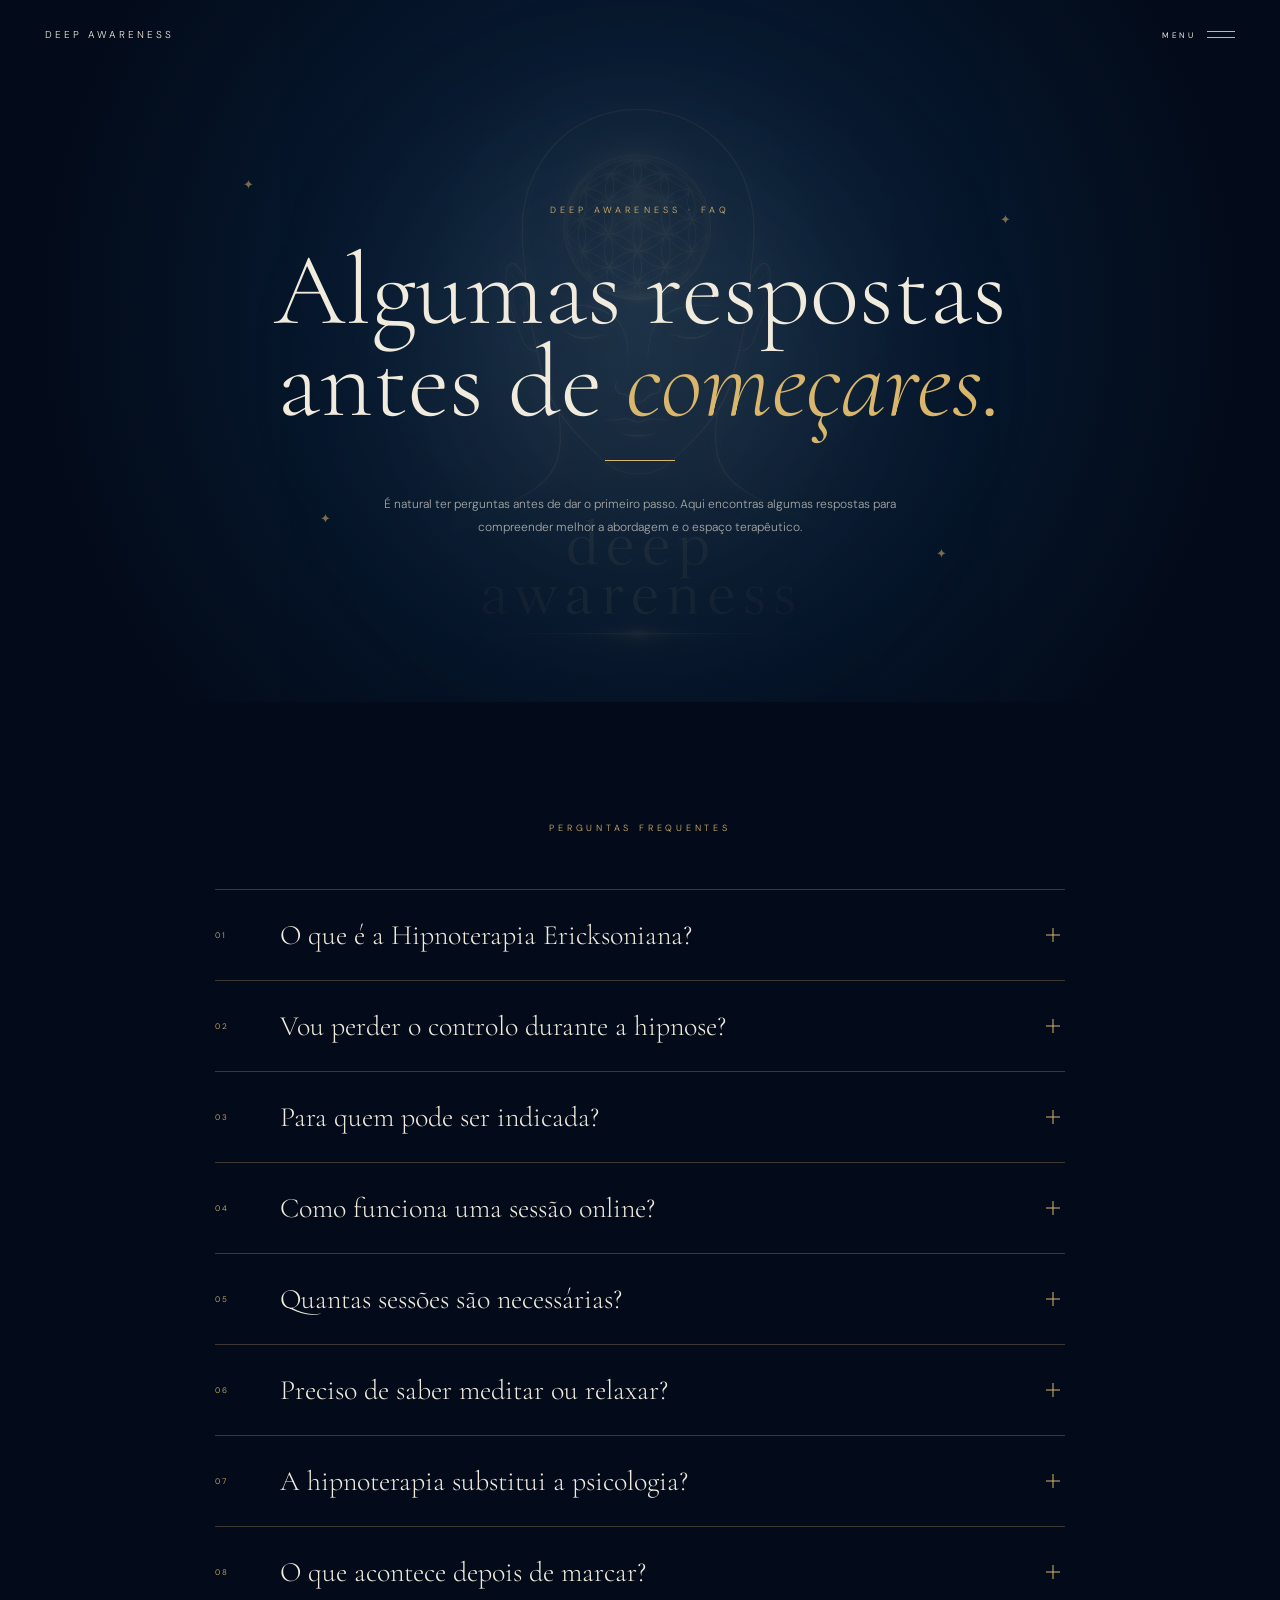
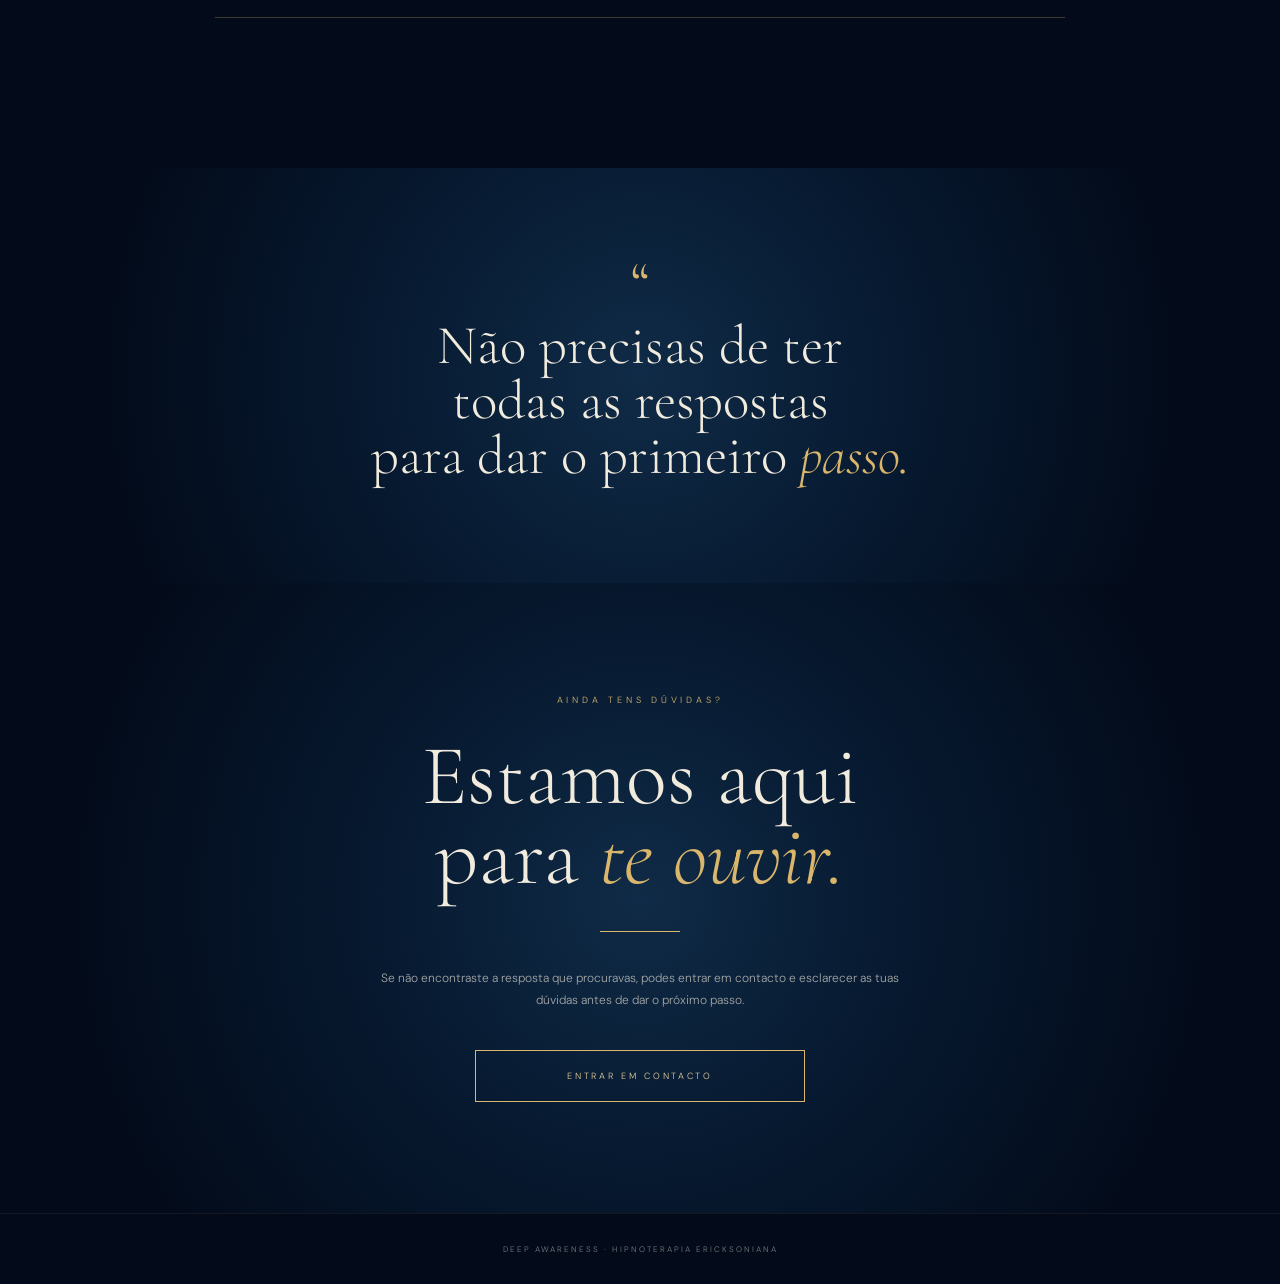
<file: faq.html>
<!DOCTYPE html>
<html lang="pt-PT">

<head>

    <meta charset="UTF-8">

    <meta
        name="viewport"
        content="width=device-width, initial-scale=1.0"
    >

    <title>FAQ · Deep Awareness</title>


    <!-- =====================================================
         FONTES
    ====================================================== -->

    <link rel="preconnect" href="https://fonts.googleapis.com">

    <link
        rel="preconnect"
        href="https://fonts.gstatic.com"
        crossorigin
    >

    <link
        href="https://fonts.googleapis.com/css2?family=Cormorant+Garamond:wght@300;400;500;600&family=DM+Sans:wght@300;400&display=swap"
        rel="stylesheet"
    >


    <style>


        /* =====================================================
           RESET
        ====================================================== */

        * {

            margin: 0;

            padding: 0;

            box-sizing: border-box;

        }


        html {

            scroll-behavior: smooth;

        }


        body {

            background: #030B1A;

            color: #F1EBDD;

            font-family: "DM Sans", sans-serif;

            font-weight: 300;

            overflow-x: hidden;

        }


        :root {

            --night: #030B1A;

            --blue: #071A31;

            --blue-light: #102B47;

            --gold: #D9B66B;

            --gold-light: #E8D29A;

            --cream: #F1EBDD;

            --muted: #A7A9A8;

        }



        /* =====================================================
           SELEÇÃO
        ====================================================== */

        ::selection {

            background: var(--gold);

            color: var(--night);

        }



        /* =====================================================
           NAVEGAÇÃO
        ====================================================== */

        .nav {

            position: fixed;

            top: 0;

            left: 0;

            width: 100%;

            z-index: 1000;

            padding: 28px 45px;

            display: flex;

            justify-content: space-between;

            align-items: center;

            transition:
                background 0.5s ease,
                padding 0.5s ease,
                backdrop-filter 0.5s ease;

        }


        .nav.scrolled {

            padding: 18px 45px;

            background:
                rgba(3, 11, 26, 0.78);

            backdrop-filter: blur(14px);

            border-bottom:
                1px solid
                rgba(217, 182, 107, 0.10);

        }


        .logo {

            color: var(--cream);

            text-decoration: none;

            font-size: 10px;

            letter-spacing: 0.3em;

        }


        .menu-button {

            border: none;

            background: transparent;

            color: var(--cream);

            cursor: pointer;

            display: flex;

            align-items: center;

            gap: 12px;

            font-family: "DM Sans", sans-serif;

            font-size: 8px;

            letter-spacing: 0.3em;

        }


        .menu-icon {

            width: 28px;

            display: flex;

            flex-direction: column;

            gap: 5px;

        }


        .menu-icon span {

            width: 100%;

            height: 1px;

            background: var(--gold);

            transition: 0.4s ease;

        }



        /* =====================================================
           MENU
        ====================================================== */

        .menu-overlay {

            position: fixed;

            inset: 0;

            z-index: 2000;

            background:
                radial-gradient(
                    circle at center,
                    #102A45,
                    #030B1A 72%
                );

            display: flex;

            align-items: center;

            justify-content: center;

            opacity: 0;

            visibility: hidden;

            transition:
                opacity 0.5s ease,
                visibility 0.5s ease;

        }


        .menu-overlay.open {

            opacity: 1;

            visibility: visible;

        }


        .menu-close {

            position: absolute;

            top: 28px;

            right: 45px;

            border: none;

            background: transparent;

            color: var(--cream);

            cursor: pointer;

            font-family: "DM Sans", sans-serif;

            font-size: 8px;

            letter-spacing: 0.3em;

        }


        .menu-links {

            display: flex;

            flex-direction: column;

            align-items: center;

            text-align: center;

            gap: 18px;

        }


        .menu-links a {

            color: var(--cream);

            text-decoration: none;

            font-family:
                "Cormorant Garamond",
                serif;

            font-size:
                clamp(28px, 4vw, 48px);

            font-weight: 300;

            transition:
                color 0.3s ease,
                transform 0.3s ease;

        }


        .menu-links a:hover {

            color: var(--gold);

            transform: translateY(-2px);

        }


        .menu-links .menu-sub {

            font-family: "DM Sans", sans-serif;

            font-size: 8px;

            letter-spacing: 0.35em;

            color: var(--gold);

            margin-bottom: 12px;

        }



        /* =====================================================
           HERO FAQ
        ====================================================== */

        .faq-hero {

            min-height: 78vh;

            position: relative;

            overflow: hidden;

            display: flex;

            align-items: center;

            justify-content: center;

            text-align: center;

            padding:
                140px 25px 100px;

            background:
                radial-gradient(
                    circle at 50% 45%,
                    #112B48 0%,
                    #071A31 35%,
                    #030B1A 80%
                );

        }



        /* =====================================================
           IMAGEM DEEP AWARENESS
        ====================================================== */

        .background-image {

            position: absolute;

            width: 720px;

            max-width: 90vw;

            height: auto;

            left: 50%;

            top: 50%;

            transform:
                translate(-50%, -50%);

            opacity: 0.055;

            filter:
                saturate(0.6)
                brightness(1.1);

            pointer-events: none;

            user-select: none;

        }



        /* =====================================================
           LUZ
        ====================================================== */

        .hero-light {

            position: absolute;

            width: 400px;

            height: 400px;

            border-radius: 50%;

            background:
                rgba(217, 182, 107, 0.08);

            filter: blur(110px);

            animation:
                breathe 7s ease-in-out infinite;

        }


        @keyframes breathe {

            0%,
            100% {

                transform: scale(0.9);

                opacity: 0.45;

            }

            50% {

                transform: scale(1.15);

                opacity: 0.85;

            }

        }



        /* =====================================================
           ESTRELAS
        ====================================================== */

        .star {

            position: absolute;

            color: var(--gold);

            opacity: 0.55;

            font-size: 13px;

            animation:
                twinkle 5s ease-in-out infinite;

        }


        .star.one {

            top: 25%;

            left: 19%;

        }


        .star.two {

            top: 30%;

            right: 21%;

            animation-delay: 1s;

        }


        .star.three {

            bottom: 25%;

            left: 25%;

            animation-delay: 2s;

        }


        .star.four {

            bottom: 20%;

            right: 26%;

            animation-delay: 3s;

        }


        @keyframes twinkle {

            0%,
            100% {

                opacity: 0.15;

                transform: scale(0.7);

            }

            50% {

                opacity: 0.75;

                transform: scale(1.3);

            }

        }



        /* =====================================================
           HERO CONTENT
        ====================================================== */

        .hero-content {

            position: relative;

            z-index: 5;

            max-width: 800px;

        }


        .eyebrow {

            font-size: 9px;

            letter-spacing: 0.45em;

            color: var(--gold);

            margin-bottom: 28px;

        }


        .hero-content h1 {

            font-family:
                "Cormorant Garamond",
                serif;

            font-size:
                clamp(60px, 8vw, 105px);

            font-weight: 300;

            line-height: 0.9;

        }


        .hero-content h1 em {

            color: var(--gold);

            font-style: italic;

        }


        .hero-line {

            width: 70px;

            height: 1px;

            background: var(--gold);

            margin: 32px auto;

        }


        .hero-content p {

            max-width: 540px;

            margin: 0 auto;

            color: var(--muted);

            font-size: 12px;

            line-height: 1.9;

        }



        /* =====================================================
           FAQ SECTION
        ====================================================== */

        .faq-section {

            position: relative;

            padding:
                120px 25px
                150px;

            background:
                #030B1A;

        }


        .faq-container {

            width: min(850px, 100%);

            margin: 0 auto;

        }


        .section-label {

            text-align: center;

            font-size: 9px;

            letter-spacing: 0.42em;

            color: var(--gold);

            margin-bottom: 55px;

        }



        /* =====================================================
           FAQ ITEM
        ====================================================== */

        .faq-item {

            border-top:
                1px solid
                rgba(217, 182, 107, 0.27);

        }


        .faq-item:last-child {

            border-bottom:
                1px solid
                rgba(217, 182, 107, 0.27);

        }


        .faq-question {

            width: 100%;

            min-height: 90px;

            padding: 20px 0;

            border: none;

            background: transparent;

            color: var(--cream);

            display: flex;

            align-items: center;

            justify-content: space-between;

            gap: 30px;

            text-align: left;

            cursor: pointer;

            font-family:
                "Cormorant Garamond",
                serif;

            font-size:
                clamp(21px, 2.4vw, 28px);

            font-weight: 300;

        }


        .faq-question:hover {

            color: var(--gold-light);

        }


        .faq-number {

            color: var(--gold);

            font-family: "DM Sans", sans-serif;

            font-size: 8px;

            letter-spacing: 0.2em;

            min-width: 35px;

        }


        .question-text {

            flex: 1;

        }


        .faq-plus {

            width: 25px;

            height: 25px;

            position: relative;

            flex-shrink: 0;

        }


        .faq-plus::before,
        .faq-plus::after {

            content: "";

            position: absolute;

            top: 50%;

            left: 50%;

            width: 14px;

            height: 1px;

            background: var(--gold);

            transform:
                translate(-50%, -50%);

            transition:
                transform 0.4s ease;

        }


        .faq-plus::after {

            transform:
                translate(-50%, -50%)
                rotate(90deg);

        }


        .faq-item.active
        .faq-plus::after {

            transform:
                translate(-50%, -50%)
                rotate(0deg);

        }



        /* =====================================================
           RESPOSTA
        ====================================================== */

        .faq-answer {

            max-height: 0;

            overflow: hidden;

            transition:
                max-height 0.55s ease,
                opacity 0.4s ease;

            opacity: 0;

        }


        .faq-answer-inner {

            padding:
                0 70px
                35px 45px;

        }


        .faq-answer p {

            max-width: 680px;

            color: var(--muted);

            font-size: 12px;

            line-height: 2;

        }


        .faq-item.active
        .faq-answer {

            max-height: 300px;

            opacity: 1;

        }



        /* =====================================================
           FRASE ENTRE FAQS
        ====================================================== */

        .middle-quote {

            padding:
                100px 25px;

            text-align: center;

            background:
                radial-gradient(
                    circle at center,
                    #102B47 0%,
                    #071A31 38%,
                    #030B1A 80%
                );

        }


        .middle-quote-symbol {

            color: var(--gold);

            font-family:
                "Cormorant Garamond",
                serif;

            font-size: 60px;

            line-height: 0.5;

            margin-bottom: 20px;

        }


        .middle-quote h2 {

            max-width: 700px;

            margin: 0 auto;

            font-family:
                "Cormorant Garamond",
                serif;

            font-size:
                clamp(32px, 5vw, 55px);

            font-weight: 300;

            line-height: 1;

        }


        .middle-quote h2 em {

            color: var(--gold);

            font-style: italic;

        }



        /* =====================================================
           CONTACTO FINAL
        ====================================================== */

        .final-section {

            min-height: 70vh;

            display: flex;

            align-items: center;

            justify-content: center;

            text-align: center;

            padding:
                110px 25px;

            background:
                radial-gradient(
                    circle at 50% 50%,
                    #102B47 0%,
                    #071A31 35%,
                    #030B1A 80%
                );

        }


        .final-inner {

            width: min(850px, 100%);

            margin: 0 auto;

        }


        .final-label {

            font-size: 9px;

            letter-spacing: 0.42em;

            color: var(--gold);

            margin-bottom: 30px;

        }


        .final-inner h2 {

            font-family:
                "Cormorant Garamond",
                serif;

            font-size:
                clamp(50px, 7vw, 85px);

            font-weight: 300;

            line-height: 0.94;

        }


        .final-inner h2 em {

            color: var(--gold);

            font-style: italic;

        }


        .final-line {

            width: 80px;

            height: 1px;

            background: var(--gold);

            margin: 35px auto;

        }


        .final-inner p {

            max-width: 540px;

            margin: 0 auto;

            color: var(--muted);

            font-size: 12px;

            line-height: 1.9;

        }


        .contact-button {

            display: inline-flex;

            align-items: center;

            justify-content: center;

            min-width: 330px;

            height: 52px;

            margin-top: 38px;

            padding: 0 30px;

            border:
                1px solid var(--gold);

            color: var(--gold-light);

            text-decoration: none;

            font-family: "DM Sans", sans-serif;

            font-size: 9px;

            letter-spacing: 0.3em;

            transition:
                background 0.4s ease,
                color 0.4s ease,
                box-shadow 0.4s ease;

        }


        .contact-button:hover {

            background: var(--gold);

            color: var(--night);

            box-shadow:
                0 0 30px
                rgba(217,182,107,0.18);

        }



        /* =====================================================
           FOOTER
        ====================================================== */

        footer {

            padding: 30px 20px;

            text-align: center;

            border-top:
                1px solid
                rgba(217,182,107,0.08);

            color: #777C80;

            font-size: 8px;

            letter-spacing: 0.25em;

        }



        /* =====================================================
           RESPONSIVO
        ====================================================== */

        @media (max-width: 700px) {


            .nav {

                padding: 22px;

            }


            .nav.scrolled {

                padding: 16px 22px;

            }


            .menu-close {

                top: 22px;

                right: 22px;

            }


            .faq-hero {

                min-height: 75vh;

                padding:
                    120px 22px 80px;

            }


            .background-image {

                width: 600px;

                max-width: 130vw;

                opacity: 0.045;

            }


            .hero-content h1 {

                font-size: 58px;

            }


            .hero-content p {

                font-size: 11px;

                padding: 0 10px;

            }


            .faq-section {

                padding:
                    90px 22px
                    110px;

            }


            .section-label {

                margin-bottom: 35px;

            }


            .faq-question {

                min-height: 80px;

                gap: 15px;

                font-size: 21px;

            }


            .faq-number {

                min-width: 25px;

                font-size: 7px;

            }


            .faq-answer-inner {

                padding:
                    0 20px
                    30px 25px;

            }


            .faq-answer p {

                font-size: 11px;

                line-height: 1.9;

            }


            .middle-quote {

                padding:
                    85px 22px;

            }


            .middle-quote h2 {

                font-size: 38px;

            }


            .final-section {

                min-height: 65vh;

                padding:
                    90px 22px;

            }


            .final-inner h2 {

                font-size: 50px;

            }


            .contact-button {

                min-width: 0;

                width: 100%;

                max-width: 350px;

                font-size: 8px;

            }

        }


        @media (max-width: 430px) {


            .hero-content h1 {

                font-size: 51px;

            }


            .faq-question {

                font-size: 19px;

            }


            .faq-answer-inner {

                padding-left: 20px;

                padding-right: 10px;

            }


            .middle-quote h2 {

                font-size: 34px;

            }


            .final-inner h2 {

                font-size: 44px;

            }

        }

    </style>

</head>



<body>


    <!-- =====================================================
         NAVEGAÇÃO
    ====================================================== -->

    <nav class="nav">

        <a
            href="index.html"
            class="logo"
        >
            DEEP AWARENESS
        </a>


        <button
            class="menu-button"
            id="menuOpen"
            type="button"
        >

            MENU

            <div class="menu-icon">

                <span></span>

                <span></span>

            </div>

        </button>

    </nav>



    <!-- =====================================================
         MENU
    ====================================================== -->

    <div
        class="menu-overlay"
        id="menuOverlay"
    >

        <button
            class="menu-close"
            id="menuClose"
            type="button"
        >
            FECHAR
        </button>


        <div class="menu-links">

            <a
                href="index.html"
                class="menu-sub"
            >
                DEEP AWARENESS
            </a>


            <a href="index.html">
                Início
            </a>


            <a href="terapeuta.html">
                Sobre a Terapeuta
            </a>


            <a href="hipnoterapia.html">
                Hipnoterapia
            </a>


            <a href="consultas.html">
                Consultas
            </a>


            <a href="ajuda.html">
                Como Posso Ajudar?
            </a>


            <a href="faq.html">
                FAQ
            </a>


            <a href="contacto.html">
                Contacto
            </a>

        </div>

    </div>



    <!-- =====================================================
         HERO
    ====================================================== -->

    <section class="faq-hero">


        <!-- IMAGEM TRANSPARENTE -->

        <img
            src="imagens/deep-awareness.png"
            alt=""
            class="background-image"
        >


        <!-- LUZ -->

        <div class="hero-light"></div>


        <!-- ESTRELAS -->

        <div class="star one">
            ✦
        </div>

        <div class="star two">
            ✦
        </div>

        <div class="star three">
            ✦
        </div>

        <div class="star four">
            ✦
        </div>



        <!-- TEXTO -->

        <div class="hero-content">

            <div class="eyebrow">
                DEEP AWARENESS · FAQ
            </div>


            <h1>

                Algumas respostas
                <br>

                antes de
                <em>começares.</em>

            </h1>


            <div class="hero-line"></div>


            <p>

                É natural ter perguntas antes de dar
                o primeiro passo. Aqui encontras algumas
                respostas para compreender melhor a
                abordagem e o espaço terapêutico.

            </p>

        </div>


    </section>



    <!-- =====================================================
         FAQ
    ====================================================== -->

    <section class="faq-section">


        <div class="faq-container">


            <div class="section-label">
                PERGUNTAS FREQUENTES
            </div>



            <!-- 01 -->

            <div class="faq-item">

                <button
                    class="faq-question"
                    type="button"
                >

                    <span class="faq-number">
                        01
                    </span>


                    <span class="question-text">
                        O que é a Hipnoterapia Ericksoniana?
                    </span>


                    <span class="faq-plus"></span>

                </button>


                <div class="faq-answer">

                    <div class="faq-answer-inner">

                        <p>

                            É uma abordagem de hipnoterapia
                            inspirada no trabalho de Milton
                            Erickson, que utiliza estados de
                            relaxamento e atenção focada para
                            facilitar o acesso aos recursos
                            internos da pessoa.

                        </p>

                    </div>

                </div>

            </div>



            <!-- 02 -->

            <div class="faq-item">

                <button
                    class="faq-question"
                    type="button"
                >

                    <span class="faq-number">
                        02
                    </span>


                    <span class="question-text">
                        Vou perder o controlo durante a hipnose?
                    </span>


                    <span class="faq-plus"></span>

                </button>


                <div class="faq-answer">

                    <div class="faq-answer-inner">

                        <p>

                            Não. A hipnoterapia não significa
                            perder o controlo. A pessoa mantém
                            a sua capacidade de escolha e
                            permanece consciente durante o
                            processo.

                        </p>

                    </div>

                </div>

            </div>



            <!-- 03 -->

            <div class="faq-item">

                <button
                    class="faq-question"
                    type="button"
                >

                    <span class="faq-number">
                        03
                    </span>


                    <span class="question-text">
                        Para quem pode ser indicada?
                    </span>


                    <span class="faq-plus"></span>

                </button>


                <div class="faq-answer">

                    <div class="faq-answer-inner">

                        <p>

                            Pode ser procurada por pessoas que
                            pretendem trabalhar questões como
                            ansiedade, stress, medos, bloqueios,
                            autoestima, confiança e outros
                            desafios emocionais.

                        </p>

                    </div>

                </div>

            </div>



            <!-- 04 -->

            <div class="faq-item">

                <button
                    class="faq-question"
                    type="button"
                >

                    <span class="faq-number">
                        04
                    </span>


                    <span class="question-text">
                        Como funciona uma sessão online?
                    </span>


                    <span class="faq-plus"></span>

                </button>


                <div class="faq-answer">

                    <div class="faq-answer-inner">

                        <p>

                            A sessão é realizada online,
                            num espaço tranquilo onde possas
                            estar confortável e sem interrupções.
                            O processo é acompanhado de forma
                            individual e respeitando o teu ritmo.

                        </p>

                    </div>

                </div>

            </div>



            <!-- 05 -->

            <div class="faq-item">

                <button
                    class="faq-question"
                    type="button"
                >

                    <span class="faq-number">
                        05
                    </span>


                    <span class="question-text">
                        Quantas sessões são necessárias?
                    </span>


                    <span class="faq-plus"></span>

                </button>


                <div class="faq-answer">

                    <div class="faq-answer-inner">

                        <p>

                            Não existe um número igual para todas
                            as pessoas. Cada percurso é individual
                            e depende das necessidades, objetivos
                            e evolução de cada pessoa.

                        </p>

                    </div>

                </div>

            </div>



            <!-- 06 -->

            <div class="faq-item">

                <button
                    class="faq-question"
                    type="button"
                >

                    <span class="faq-number">
                        06
                    </span>


                    <span class="question-text">
                        Preciso de saber meditar ou relaxar?
                    </span>


                    <span class="faq-plus"></span>

                </button>


                <div class="faq-answer">

                    <div class="faq-answer-inner">

                        <p>

                            Não. Não é necessário ter experiência
                            anterior com meditação ou técnicas
                            de relaxamento. O processo é orientado
                            durante a sessão.

                        </p>

                    </div>

                </div>

            </div>



            <!-- 07 -->

            <div class="faq-item">

                <button
                    class="faq-question"
                    type="button"
                >

                    <span class="faq-number">
                        07
                    </span>


                    <span class="question-text">
                        A hipnoterapia substitui a psicologia?
                    </span>


                    <span class="faq-plus"></span>

                </button>


                <div class="faq-answer">

                    <div class="faq-answer-inner">

                        <p>

                            A hipnoterapia é uma abordagem
                            complementar e não deve ser entendida
                            como substituição de acompanhamento
                            médico ou psicológico quando este
                            seja necessário.

                        </p>

                    </div>

                </div>

            </div>



            <!-- 08 -->

            <div class="faq-item">

                <button
                    class="faq-question"
                    type="button"
                >

                    <span class="faq-number">
                        08
                    </span>


                    <span class="question-text">
                        O que acontece depois de marcar?
                    </span>


                    <span class="faq-plus"></span>

                </button>


                <div class="faq-answer">

                    <div class="faq-answer-inner">

                        <p>

                            Depois do contacto inicial serão
                            dadas as informações necessárias
                            sobre o funcionamento das consultas
                            e será combinado o próximo passo
                            de acordo com a tua disponibilidade.

                        </p>

                    </div>

                </div>

            </div>


        </div>

    </section>



    <!-- =====================================================
         FRASE
    ====================================================== -->

    <section class="middle-quote">

        <div class="middle-quote-symbol">
            “
        </div>


        <h2>

            Não precisas de ter
            <br>

            todas as respostas
            <br>

            para dar o primeiro
            <em>passo.</em>

        </h2>

    </section>



    <!-- =====================================================
         CONTACTO FINAL
    ====================================================== -->

    <section class="final-section">


        <div class="final-inner">


            <div class="final-label">
                AINDA TENS DÚVIDAS?
            </div>


            <h2>

                Estamos aqui
                <br>

                para
                <em>te ouvir.</em>

            </h2>


            <div class="final-line"></div>


            <p>

                Se não encontraste a resposta que procuravas,
                podes entrar em contacto e esclarecer as tuas
                dúvidas antes de dar o próximo passo.

            </p>


            <a
                href="contacto.html"
                class="contact-button"
            >

                ENTRAR EM CONTACTO

            </a>


        </div>

    </section>



    <!-- =====================================================
         FOOTER
    ====================================================== -->

    <footer>

        DEEP AWARENESS
        ·
        HIPNOTERAPIA ERICKSONIANA

    </footer>



    <!-- =====================================================
         JAVASCRIPT
    ====================================================== -->

    <script>


        /* =====================================================
           MENU
        ====================================================== */

        const menuOpen =
            document.getElementById("menuOpen");


        const menuClose =
            document.getElementById("menuClose");


        const menuOverlay =
            document.getElementById("menuOverlay");


        menuOpen.addEventListener(
            "click",
            function () {

                menuOverlay.classList.add("open");

                document.body.style.overflow =
                    "hidden";

            }
        );


        menuClose.addEventListener(
            "click",
            function () {

                menuOverlay.classList.remove("open");

                document.body.style.overflow =
                    "";

            }
        );


        document
            .querySelectorAll(".menu-links a")
            .forEach(
                function (link) {

                    link.addEventListener(
                        "click",
                        function () {

                            menuOverlay
                                .classList
                                .remove("open");

                            document.body.style.overflow =
                                "";

                        }
                    );

                }
            );



        /* =====================================================
           NAVBAR
        ====================================================== */

        const nav =
            document.querySelector(".nav");


        window.addEventListener(
            "scroll",
            function () {

                if (window.scrollY > 50) {

                    nav.classList.add("scrolled");

                } else {

                    nav.classList.remove("scrolled");

                }

            }
        );



        /* =====================================================
           FAQ INTERATIVA
        ====================================================== */

        const faqItems =
            document.querySelectorAll(".faq-item");


        faqItems.forEach(
            function (item) {


                const question =
                    item.querySelector(".faq-question");


                question.addEventListener(
                    "click",
                    function () {


                        const wasOpen =
                            item.classList.contains("active");


                        /*
                           Fecha as outras perguntas
                        */

                        faqItems.forEach(
                            function (otherItem) {

                                otherItem.classList
                                    .remove("active");

                            }
                        );


                        /*
                           Se esta estava fechada,
                           abre-a.
                        */

                        if (!wasOpen) {

                            item.classList.add("active");

                        }

                    }
                );

            }
        );


    </script>


</body>

</html>
</file>
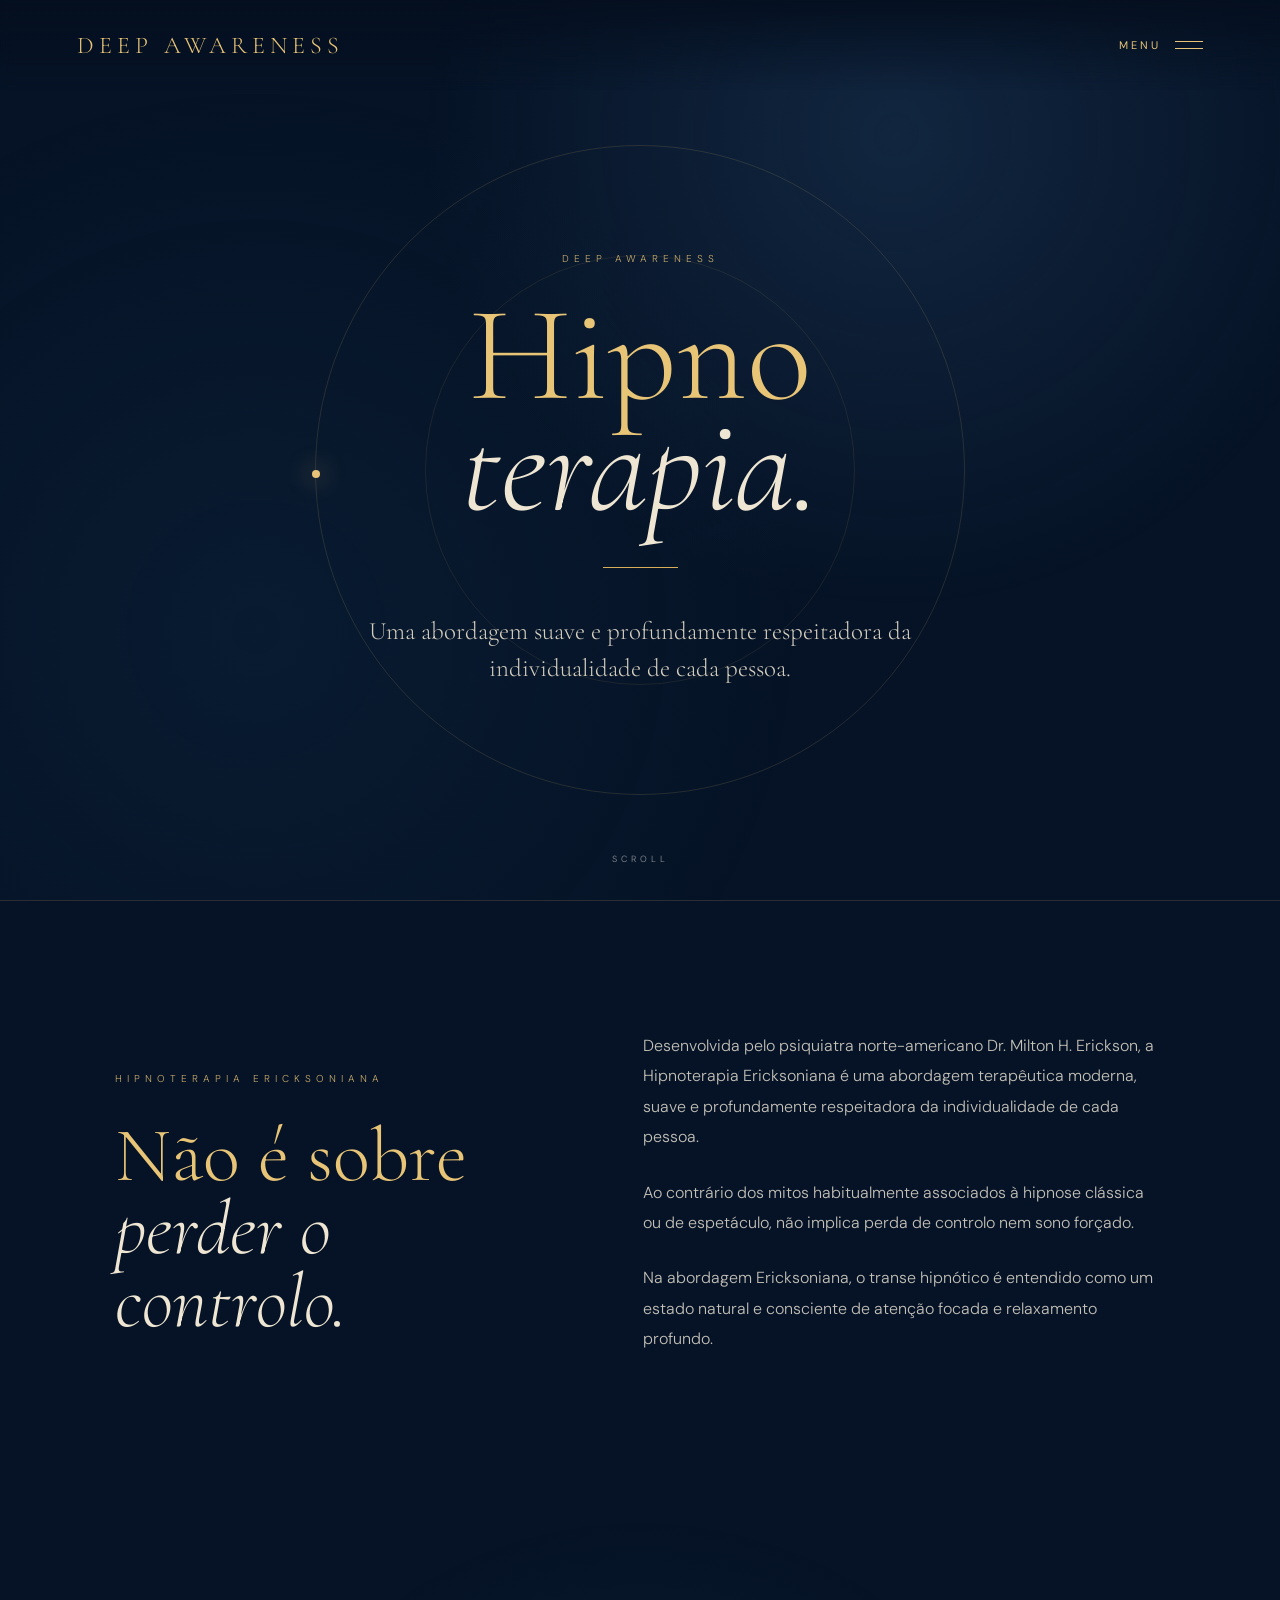
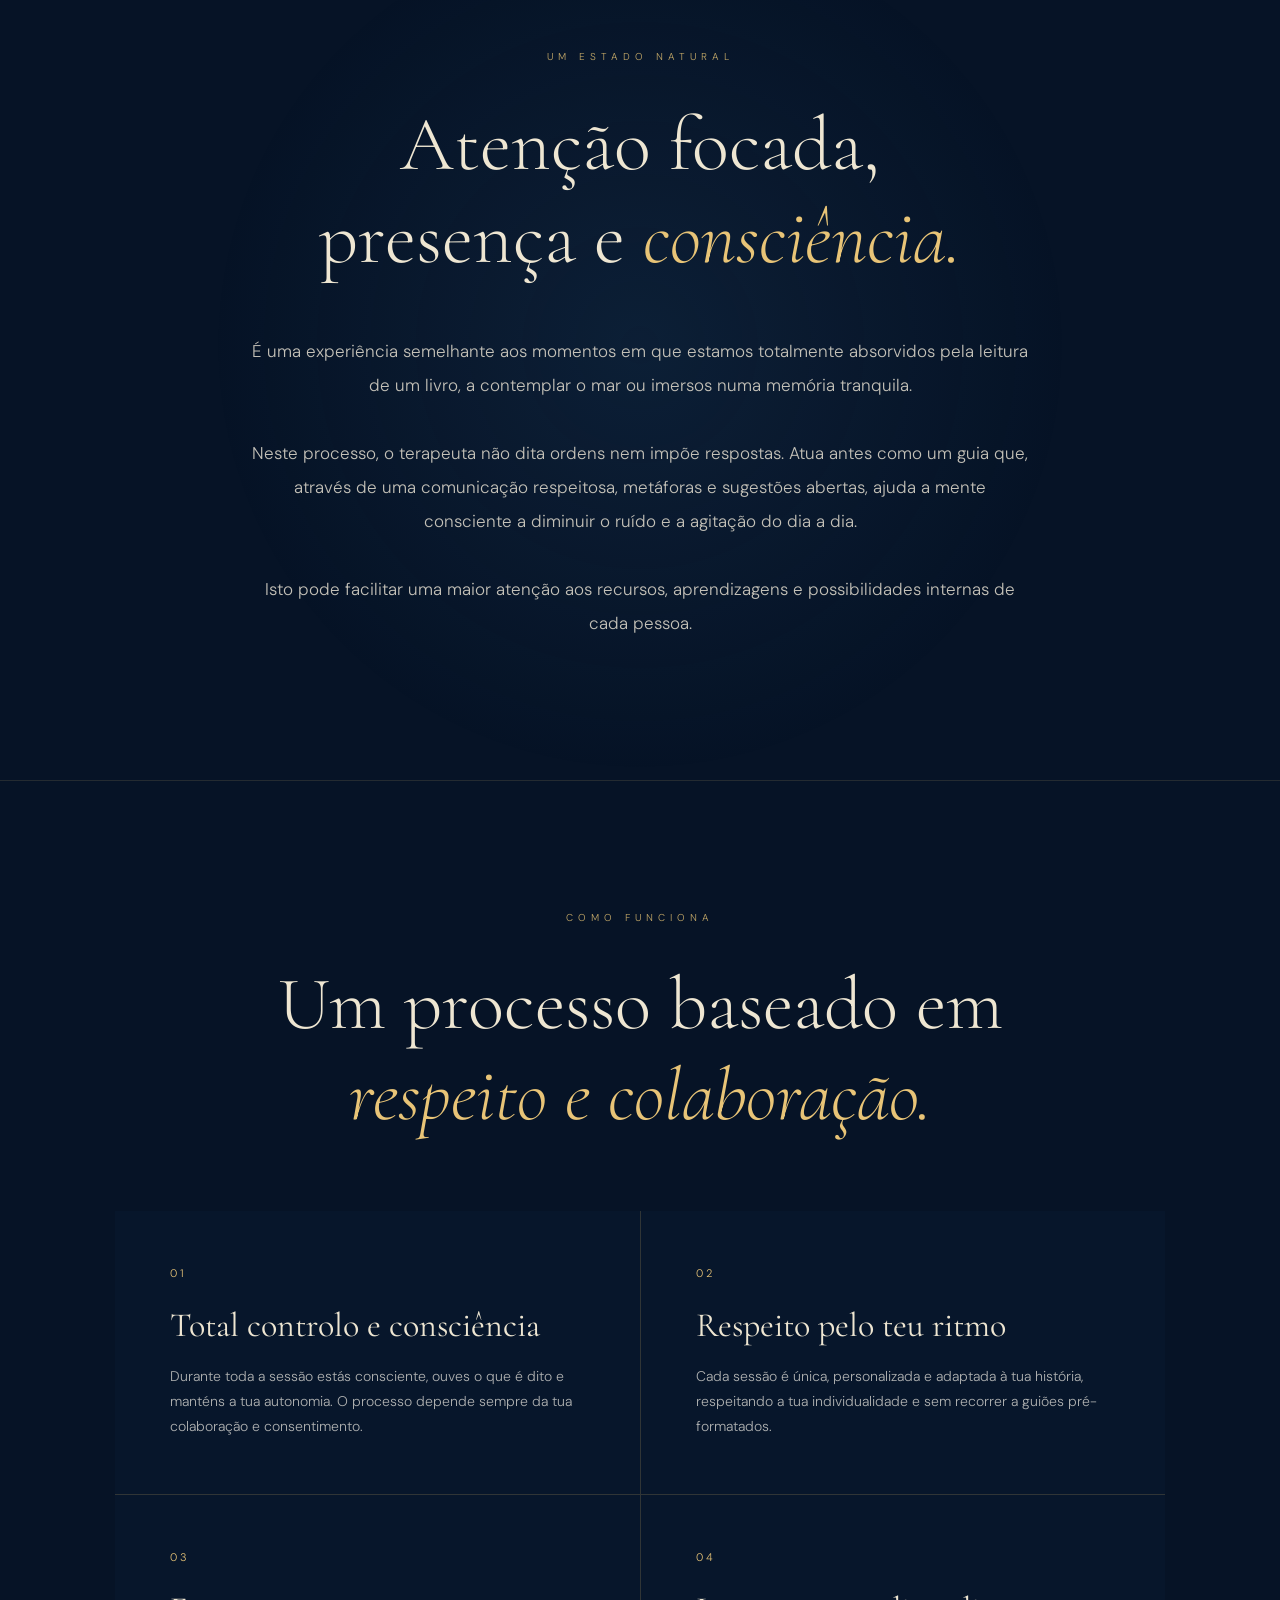
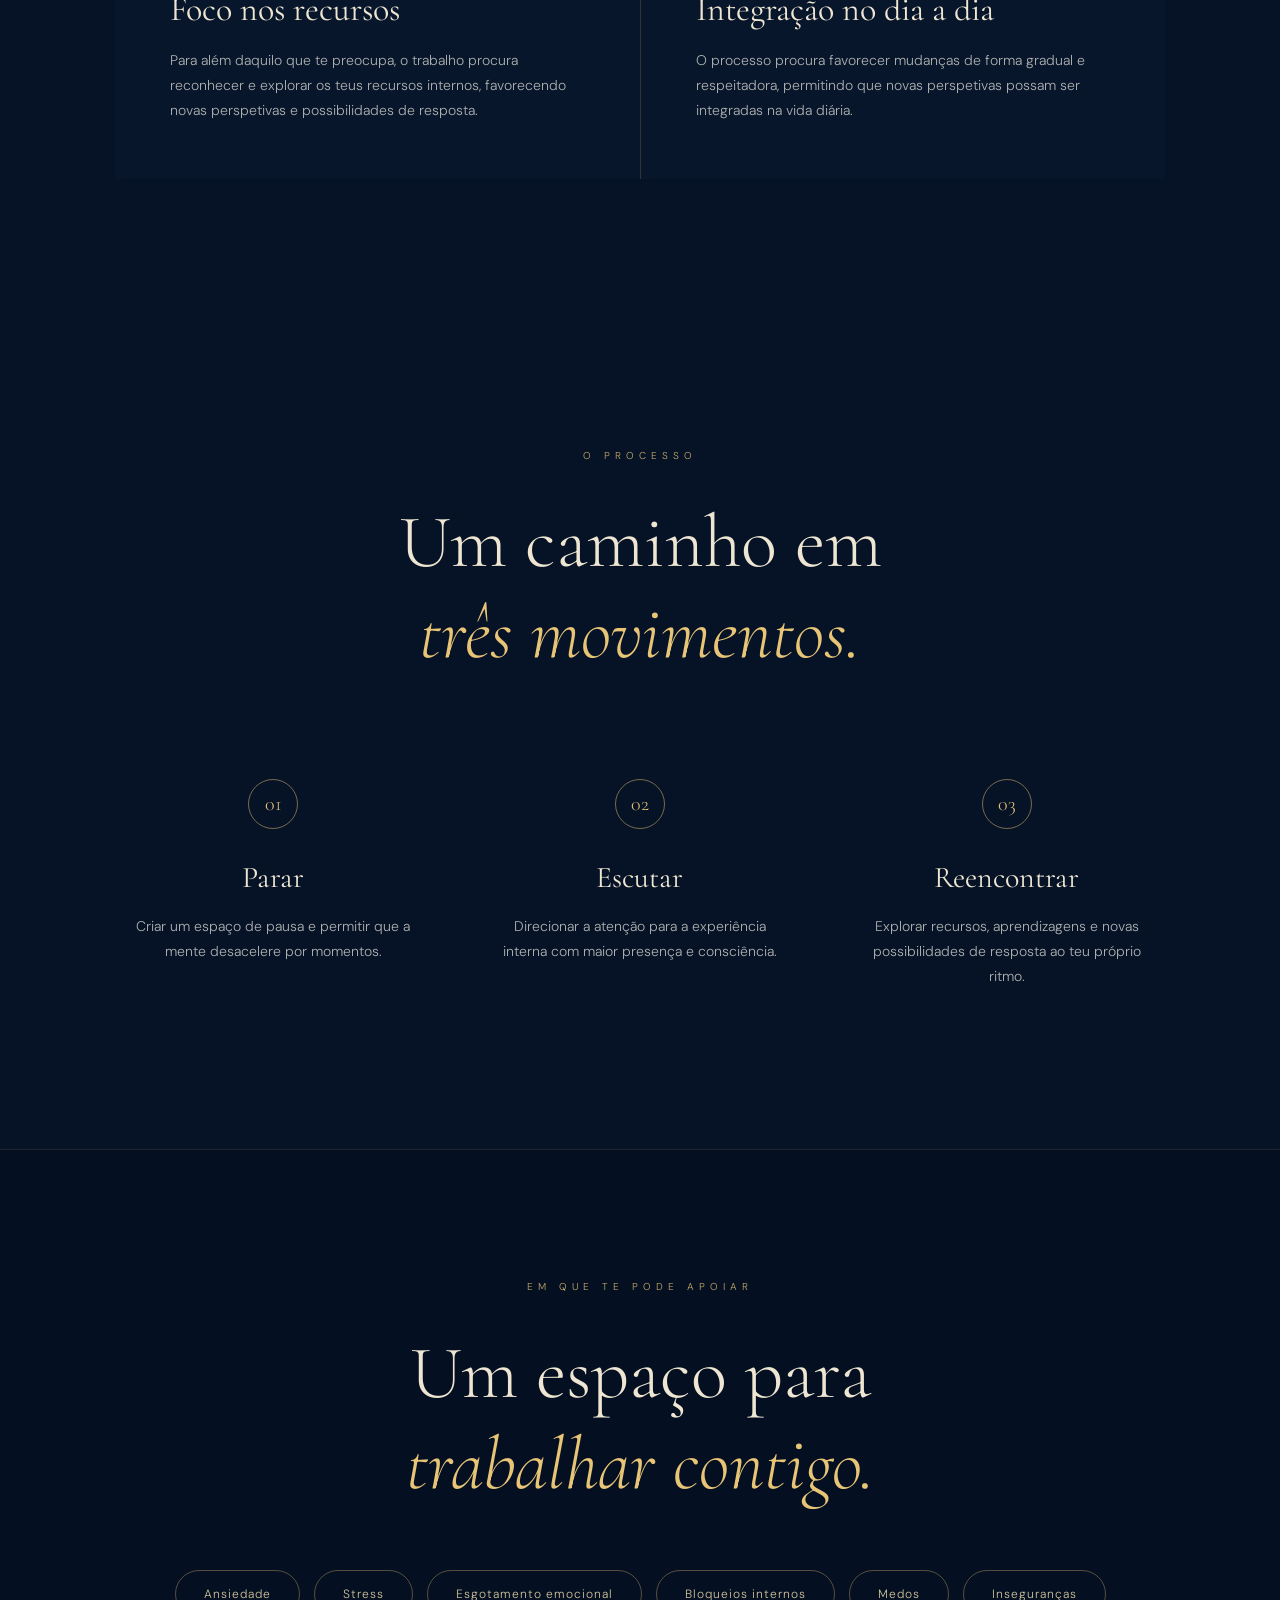
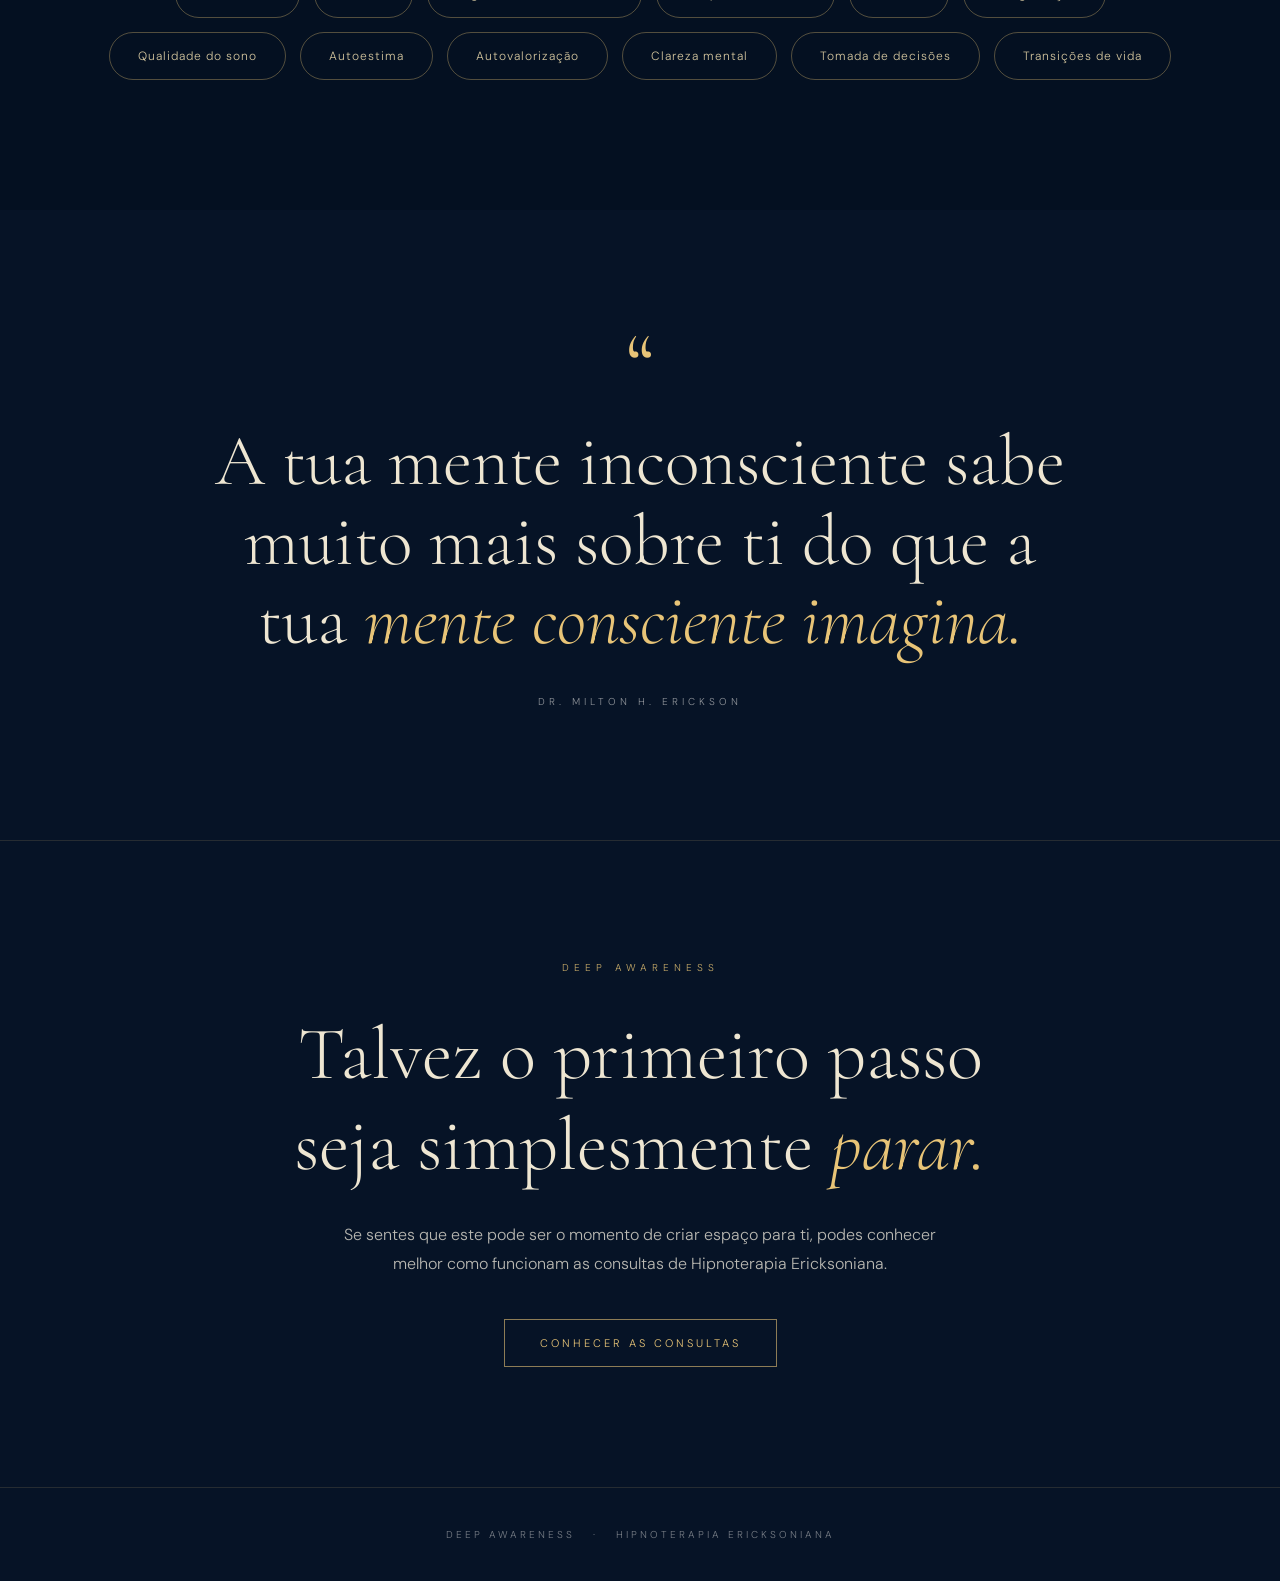
<file: hipnoterapia.html>
<!DOCTYPE html>
<html lang="pt-PT">

<head>

    <meta charset="UTF-8">
    <meta name="viewport" content="width=device-width, initial-scale=1.0">

    <title>Hipnoterapia Ericksoniana | Deep Awareness</title>

    <link rel="preconnect" href="https://fonts.googleapis.com">
    <link rel="preconnect" href="https://fonts.gstatic.com" crossorigin>

    <link
        href="https://fonts.googleapis.com/css2?family=Cormorant+Garamond:wght@300;400;500;600&family=DM+Sans:wght@300;400&display=swap"
        rel="stylesheet"
    >


    <style>

        /* ==================================================
           BASE
        ================================================== */

        * {
            margin: 0;
            padding: 0;
            box-sizing: border-box;
        }


        html {
            scroll-behavior: smooth;
        }


        body {

            background: #061326;

            color: #eee6d2;

            font-family: "DM Sans", sans-serif;

            font-weight: 300;

            overflow-x: hidden;
        }


        body::before {

            content: "";

            position: fixed;

            inset: 0;

            background:

                radial-gradient(
                    circle at 70% 15%,
                    rgba(48, 88, 130, 0.28),
                    transparent 40%
                ),

                radial-gradient(
                    circle at 20% 70%,
                    rgba(20, 57, 90, 0.22),
                    transparent 45%
                );

            pointer-events: none;

            z-index: -1;
        }


        /* ==================================================
           NAVEGAÇÃO
        ================================================== */

        nav {

            position: fixed;

            top: 0;
            left: 0;

            width: 100%;

            height: 90px;

            padding: 0 6vw;

            display: flex;

            align-items: center;

            justify-content: space-between;

            z-index: 100;

            background:
                linear-gradient(
                    to bottom,
                    rgba(4, 14, 30, 0.9),
                    transparent
                );

            backdrop-filter: blur(5px);
        }


        .logo {

            color: #e8c477;

            text-decoration: none;

            font-family: "Cormorant Garamond", serif;

            font-size: 24px;

            letter-spacing: 5px;

            text-transform: uppercase;
        }


        .menu-button {

            border: none;

            background: transparent;

            color: #e8c477;

            font-family: "DM Sans", sans-serif;

            font-size: 11px;

            letter-spacing: 3px;

            cursor: pointer;

            display: flex;

            align-items: center;

            gap: 14px;
        }


        .menu-icon {

            width: 28px;
        }


        .menu-icon span {

            display: block;

            height: 1px;

            background: #e8c477;

            margin: 6px 0;
        }


        /* ==================================================
           MENU
        ================================================== */

        .menu {

            position: fixed;

            inset: 0;

            background: #07152a;

            z-index: 200;

            display: flex;

            align-items: center;

            justify-content: center;

            opacity: 0;

            visibility: hidden;

            transition: 0.5s ease;
        }


        .menu.active {

            opacity: 1;

            visibility: visible;
        }


        .menu-close {

            position: absolute;

            top: 35px;

            right: 6vw;

            background: transparent;

            border: none;

            color: #e8c477;

            letter-spacing: 3px;

            font-size: 11px;

            cursor: pointer;
        }


        .menu-links {

            display: flex;

            flex-direction: column;

            text-align: center;

            gap: 20px;
        }


        .menu-links a {

            color: #eee6d2;

            text-decoration: none;

            font-family: "Cormorant Garamond", serif;

            font-size: clamp(35px, 5vw, 60px);

            transition: 0.3s;
        }


        .menu-links a:hover {

            color: #e8c477;
        }


        /* ==================================================
           HERO
        ================================================== */

        .hero {

            min-height: 100vh;

            position: relative;

            display: flex;

            align-items: center;

            justify-content: center;

            text-align: center;

            padding: 140px 25px 100px;

            overflow: hidden;
        }


        .hero-orbit {

            position: absolute;

            width: 650px;

            height: 650px;

            border: 1px solid rgba(222, 187, 106, 0.15);

            border-radius: 50%;

            animation: rotate 35s linear infinite;
        }


        .hero-orbit::before {

            content: "";

            position: absolute;

            top: 50%;

            left: -4px;

            width: 8px;

            height: 8px;

            border-radius: 50%;

            background: #e8c477;

            box-shadow: 0 0 25px #e8c477;
        }


        .hero-orbit-two {

            position: absolute;

            width: 430px;

            height: 430px;

            border: 1px solid rgba(222, 187, 106, 0.1);

            border-radius: 50%;

            animation: rotateReverse 28s linear infinite;
        }


        @keyframes rotate {

            from {
                transform: rotate(0deg);
            }

            to {
                transform: rotate(360deg);
            }

        }


        @keyframes rotateReverse {

            from {
                transform: rotate(360deg);
            }

            to {
                transform: rotate(0deg);
            }

        }


        .hero-content {

            position: relative;

            max-width: 850px;
        }


        .label {

            color: #c5a968;

            font-size: 10px;

            letter-spacing: 5px;

            margin-bottom: 35px;
        }


        .hero h1 {

            font-family: "Cormorant Garamond", serif;

            font-size: clamp(65px, 11vw, 135px);

            font-weight: 300;

            line-height: 0.82;

            color: #e8c477;
        }


        .hero h1 span {

            color: #eee6d2;

            font-style: italic;
        }


        .gold-line {

            width: 75px;

            height: 1px;

            background: #d7ad59;

            margin: 45px auto;
        }


        .hero p {

            max-width: 650px;

            margin: auto;

            font-family: "Cormorant Garamond", serif;

            font-size: 25px;

            line-height: 1.5;

            color: #d4cebf;
        }


        .scroll {

            position: absolute;

            bottom: 35px;

            left: 50%;

            transform: translateX(-50%);

            font-size: 9px;

            letter-spacing: 4px;

            color: #8e9298;
        }


        /* ==================================================
           INTRO
        ================================================== */

        .intro {

            padding: 130px 9vw;

            border-top: 1px solid rgba(220, 190, 120, 0.16);
        }


        .intro-grid {

            max-width: 1150px;

            margin: auto;

            display: grid;

            grid-template-columns: 0.9fr 1.1fr;

            gap: 100px;

            align-items: center;
        }


        .section-label {

            font-size: 10px;

            letter-spacing: 5px;

            color: #c5a968;

            margin-bottom: 35px;
        }


        .intro h2 {

            font-family: "Cormorant Garamond", serif;

            font-size: clamp(48px, 6vw, 78px);

            font-weight: 300;

            line-height: 0.95;

            color: #e8c477;
        }


        .intro h2 em {

            color: #eee6d2;
        }


        .intro-text {

            color: #c4c1b8;

            font-size: 16px;

            line-height: 1.9;
        }


        .intro-text p {

            margin-bottom: 25px;
        }


        /* ==================================================
           O QUE É
        ================================================== */

        .what {

            padding: 140px 9vw;

            background:

                radial-gradient(
                    circle at 50% 50%,
                    rgba(36, 75, 112, 0.22),
                    transparent 55%
                );
        }


        .what-inner {

            max-width: 1000px;

            margin: auto;

            text-align: center;
        }


        .what h2 {

            font-family: "Cormorant Garamond", serif;

            font-size: clamp(45px, 6vw, 80px);

            font-weight: 300;

            margin-bottom: 50px;
        }


        .what h2 em {

            color: #e8c477;
        }


        .what-description {

            max-width: 780px;

            margin: auto;

            color: #c4c1b8;

            font-size: 17px;

            line-height: 2;
        }


        /* ==================================================
           MITOS
        ================================================== */

        .myths {

            padding: 130px 8vw;

            border-top: 1px solid rgba(220, 190, 120, 0.14);
        }


        .myths-title {

            max-width: 1050px;

            margin: auto auto 70px;

            text-align: center;
        }


        .myths-title h2 {

            font-family: "Cormorant Garamond", serif;

            font-size: clamp(45px, 6vw, 75px);

            font-weight: 300;
        }


        .myths-title h2 em {

            color: #e8c477;
        }


        .myth-grid {

            max-width: 1050px;

            margin: auto;

            display: grid;

            grid-template-columns: repeat(2, 1fr);

            gap: 1px;

            background: rgba(220, 190, 120, 0.2);
        }


        .myth {

            background: #07162b;

            padding: 55px;

            min-height: 280px;
        }


        .myth-number {

            color: #e8c477;

            font-size: 11px;

            letter-spacing: 3px;

            margin-bottom: 25px;
        }


        .myth h3 {

            font-family: "Cormorant Garamond", serif;

            font-size: 34px;

            font-weight: 400;

            margin-bottom: 18px;
        }


        .myth p {

            color: #aeb0b0;

            line-height: 1.8;

            font-size: 14px;
        }


        /* ==================================================
           PROCESSO
        ================================================== */

        .process {

            padding: 140px 8vw;

            text-align: center;
        }


        .process h2 {

            font-family: "Cormorant Garamond", serif;

            font-size: clamp(45px, 6vw, 75px);

            font-weight: 300;

            margin-bottom: 80px;
        }


        .process h2 em {

            color: #e8c477;
        }


        .steps {

            max-width: 1050px;

            margin: auto;

            display: grid;

            grid-template-columns: repeat(3, 1fr);

            gap: 50px;
        }


        .step {

            position: relative;

            padding: 20px;
        }


        .step-number {

            width: 50px;

            height: 50px;

            border: 1px solid rgba(232, 196, 119, 0.5);

            border-radius: 50%;

            display: flex;

            align-items: center;

            justify-content: center;

            margin: 0 auto 30px;

            color: #e8c477;

            font-family: "Cormorant Garamond", serif;

            font-size: 20px;
        }


        .step h3 {

            font-family: "Cormorant Garamond", serif;

            font-size: 30px;

            font-weight: 400;

            margin-bottom: 18px;
        }


        .step p {

            color: #aeb0b0;

            line-height: 1.8;

            font-size: 14px;
        }


        /* ==================================================
           PARA QUEM
        ================================================== */

        .areas {

            padding: 130px 8vw;

            background: rgba(4, 15, 31, 0.6);

            border-top: 1px solid rgba(220, 190, 120, 0.12);
        }


        .areas-inner {

            max-width: 1100px;

            margin: auto;

            text-align: center;
        }


        .areas h2 {

            font-family: "Cormorant Garamond", serif;

            font-size: clamp(45px, 6vw, 75px);

            font-weight: 300;

            margin-bottom: 60px;
        }


        .areas h2 em {

            color: #e8c477;
        }


        .area-list {

            display: flex;

            justify-content: center;

            flex-wrap: wrap;

            gap: 14px;
        }


        .area {

            border: 1px solid rgba(232, 196, 119, 0.35);

            padding: 15px 28px;

            border-radius: 40px;

            color: #d5c69f;

            font-size: 12px;

            letter-spacing: 1px;

            transition: 0.3s;
        }


        .area:hover {

            background: rgba(232, 196, 119, 0.08);

            border-color: #e8c477;

            transform: translateY(-3px);
        }


        /* ==================================================
           FRASE
        ================================================== */

        .quote {

            min-height: 70vh;

            display: flex;

            align-items: center;

            justify-content: center;

            text-align: center;

            padding: 100px 25px;
        }


        .quote-inner {

            max-width: 850px;
        }


        .quote-mark {

            font-family: "Cormorant Garamond", serif;

            font-size: 90px;

            color: #e8c477;

            line-height: 0.5;

            margin-bottom: 35px;
        }


        .quote h2 {

            font-family: "Cormorant Garamond", serif;

            font-size: clamp(42px, 6vw, 72px);

            font-weight: 300;

            line-height: 1.1;
        }


        .quote h2 em {

            color: #e8c477;
        }


        .quote p {

            margin-top: 35px;

            color: #8e9298;

            letter-spacing: 4px;

            font-size: 10px;
        }


        /* ==================================================
           CTA
        ================================================== */

        .cta {

            padding: 120px 25px;

            text-align: center;

            border-top: 1px solid rgba(220, 190, 120, 0.15);
        }


        .cta h2 {

            font-family: "Cormorant Garamond", serif;

            font-size: clamp(45px, 6vw, 75px);

            font-weight: 300;

            margin-bottom: 30px;
        }


        .cta h2 em {

            color: #e8c477;
        }


        .cta p {

            max-width: 600px;

            margin: auto auto 40px;

            color: #b9b8b2;

            line-height: 1.8;
        }


        .cta a {

            display: inline-block;

            padding: 16px 35px;

            border: 1px solid rgba(232, 196, 119, 0.6);

            color: #e8c477;

            text-decoration: none;

            font-size: 11px;

            letter-spacing: 3px;

            transition: 0.3s;
        }


        .cta a:hover {

            background: #e8c477;

            color: #061326;
        }


        /* ==================================================
           FOOTER
        ================================================== */

        footer {

            border-top: 1px solid rgba(220, 190, 120, 0.15);

            padding: 40px;

            text-align: center;

            color: #777d85;

            font-size: 10px;

            letter-spacing: 3px;
        }


        /* ==================================================
           REVEAL
        ================================================== */

        .reveal {

            opacity: 0;

            transform: translateY(35px);

            transition:
                opacity 1s ease,
                transform 1s ease;
        }


        .reveal.visible {

            opacity: 1;

            transform: translateY(0);
        }


        /* ==================================================
           MOBILE
        ================================================== */

        @media (max-width: 750px) {

            nav {

                height: 75px;

                padding: 0 25px;
            }


            .logo {

                font-size: 18px;

                letter-spacing: 3px;
            }


            .hero-orbit {

                width: 420px;

                height: 420px;
            }


            .hero-orbit-two {

                width: 290px;

                height: 290px;
            }


            .hero h1 {

                font-size: 70px;
            }


            .hero p {

                font-size: 21px;
            }


            .intro {

                padding: 90px 25px;
            }


            .intro-grid {

                grid-template-columns: 1fr;

                gap: 45px;
            }


            .what {

                padding: 90px 25px;
            }


            .myths {

                padding: 90px 25px;
            }


            .myth-grid {

                grid-template-columns: 1fr;
            }


            .myth {

                padding: 40px 30px;
            }


            .process {

                padding: 90px 25px;
            }


            .steps {

                grid-template-columns: 1fr;

                gap: 55px;
            }


            .areas {

                padding: 90px 25px;
            }


            .quote {

                min-height: 60vh;
            }


            .cta {

                padding: 90px 25px;
            }

        }

    </style>

</head>


<body>


    <!-- ==================================================
         NAVEGAÇÃO
    ================================================== -->

    <nav>

        <a href="index.html" class="logo">
            Deep Awareness
        </a>


        <button class="menu-button" id="menuOpen">

            MENU

            <div class="menu-icon">

                <span></span>

                <span></span>

            </div>

        </button>

    </nav>



    <!-- ==================================================
         MENU
    ================================================== -->

    <div class="menu" id="menu">

        <button class="menu-close" id="menuClose">
            FECHAR
        </button>


        <div class="menu-links">

            <a href="index.html">
                Início
            </a>

            <a href="terapeuta.html">
                Sobre a Terapeuta
            </a>

            <a href="hipnoterapia.html">
                Hipnoterapia
            </a>

            <a href="consultas.html">
                Consultas
            </a>

            <a href="ajuda.html">
                Como Posso Ajudar?
            </a>

            <a href="faq.html">
                FAQ
            </a>

            <a href="contacto.html">
                Contacto
            </a>

        </div>

    </div>



    <!-- ==================================================
         HERO
    ================================================== -->

    <section class="hero">

        <div class="hero-orbit"></div>

        <div class="hero-orbit-two"></div>


        <div class="hero-content reveal">

            <div class="label">
                DEEP AWARENESS
            </div>


            <h1>

                Hipno

                <br>

                <span>terapia.</span>

            </h1>


            <div class="gold-line"></div>


            <p>

                Uma abordagem suave e profundamente
                respeitadora da individualidade
                de cada pessoa.

            </p>

        </div>


        <div class="scroll">
            SCROLL
        </div>

    </section>



    <!-- ==================================================
         INTRO
    ================================================== -->

    <section class="intro">

        <div class="intro-grid">


            <div class="reveal">

                <div class="section-label">
                    HIPNOTERAPIA ERICKSONIANA
                </div>


                <h2>

                    Não é sobre

                    <br>

                    <em>perder o controlo.</em>

                </h2>

            </div>


            <div class="intro-text reveal">

                <p>

                    Desenvolvida pelo psiquiatra norte-americano
                    Dr. Milton H. Erickson, a Hipnoterapia
                    Ericksoniana é uma abordagem terapêutica
                    moderna, suave e profundamente respeitadora
                    da individualidade de cada pessoa.

                </p>


                <p>

                    Ao contrário dos mitos habitualmente associados
                    à hipnose clássica ou de espetáculo, não implica
                    perda de controlo nem sono forçado.

                </p>


                <p>

                    Na abordagem Ericksoniana, o transe hipnótico
                    é entendido como um estado natural e consciente
                    de atenção focada e relaxamento profundo.

                </p>

            </div>

        </div>

    </section>



    <!-- ==================================================
         O QUE É
    ================================================== -->

    <section class="what">

        <div class="what-inner reveal">


            <div class="section-label">
                UM ESTADO NATURAL
            </div>


            <h2>

                Atenção focada,
                <br>
                presença e
                <em>consciência.</em>

            </h2>


            <div class="what-description">

                <p>

                    É uma experiência semelhante aos momentos
                    em que estamos totalmente absorvidos pela
                    leitura de um livro, a contemplar o mar
                    ou imersos numa memória tranquila.

                </p>


                <br>


                <p>

                    Neste processo, o terapeuta não dita ordens
                    nem impõe respostas. Atua antes como um guia
                    que, através de uma comunicação respeitosa,
                    metáforas e sugestões abertas, ajuda a mente
                    consciente a diminuir o ruído e a agitação
                    do dia a dia.

                </p>


                <br>


                <p>

                    Isto pode facilitar uma maior atenção aos
                    recursos, aprendizagens e possibilidades
                    internas de cada pessoa.

                </p>

            </div>

        </div>

    </section>



    <!-- ==================================================
         MITOS
    ================================================== -->

    <section class="myths">


        <div class="myths-title reveal">

            <div class="section-label">
                COMO FUNCIONA
            </div>


            <h2>

                Um processo baseado em
                <br>
                <em>respeito e colaboração.</em>

            </h2>

        </div>


        <div class="myth-grid">


            <div class="myth reveal">

                <div class="myth-number">
                    01
                </div>


                <h3>
                    Total controlo e consciência
                </h3>


                <p>

                    Durante toda a sessão estás consciente,
                    ouves o que é dito e manténs a tua
                    autonomia. O processo depende sempre
                    da tua colaboração e consentimento.

                </p>

            </div>



            <div class="myth reveal">

                <div class="myth-number">
                    02
                </div>


                <h3>
                    Respeito pelo teu ritmo
                </h3>


                <p>

                    Cada sessão é única, personalizada
                    e adaptada à tua história, respeitando
                    a tua individualidade e sem recorrer
                    a guiões pré-formatados.

                </p>

            </div>



            <div class="myth reveal">

                <div class="myth-number">
                    03
                </div>


                <h3>
                    Foco nos recursos
                </h3>


                <p>

                    Para além daquilo que te preocupa,
                    o trabalho procura reconhecer e explorar
                    os teus recursos internos, favorecendo
                    novas perspetivas e possibilidades
                    de resposta.

                </p>

            </div>



            <div class="myth reveal">

                <div class="myth-number">
                    04
                </div>


                <h3>
                    Integração no dia a dia
                </h3>


                <p>

                    O processo procura favorecer mudanças
                    de forma gradual e respeitadora,
                    permitindo que novas perspetivas
                    possam ser integradas na vida diária.

                </p>

            </div>


        </div>

    </section>



    <!-- ==================================================
         PROCESSO
    ================================================== -->

    <section class="process">


        <div class="section-label reveal">
            O PROCESSO
        </div>


        <h2 class="reveal">

            Um caminho em

            <br>

            <em>três movimentos.</em>

        </h2>


        <div class="steps">


            <div class="step reveal">

                <div class="step-number">
                    01
                </div>


                <h3>
                    Parar
                </h3>


                <p>

                    Criar um espaço de pausa
                    e permitir que a mente
                    desacelere por momentos.

                </p>

            </div>



            <div class="step reveal">

                <div class="step-number">
                    02
                </div>


                <h3>
                    Escutar
                </h3>


                <p>

                    Direcionar a atenção para
                    a experiência interna com
                    maior presença e consciência.

                </p>

            </div>



            <div class="step reveal">

                <div class="step-number">
                    03
                </div>


                <h3>
                    Reencontrar
                </h3>


                <p>

                    Explorar recursos, aprendizagens
                    e novas possibilidades de resposta
                    ao teu próprio ritmo.

                </p>

            </div>


        </div>

    </section>



    <!-- ==================================================
         ÁREAS
    ================================================== -->

    <section class="areas">


        <div class="areas-inner reveal">


            <div class="section-label">
                EM QUE TE PODE APOIAR
            </div>


            <h2>

                Um espaço para

                <br>

                <em>trabalhar contigo.</em>

            </h2>


            <div class="area-list">


                <div class="area">
                    Ansiedade
                </div>


                <div class="area">
                    Stress
                </div>


                <div class="area">
                    Esgotamento emocional
                </div>


                <div class="area">
                    Bloqueios internos
                </div>


                <div class="area">
                    Medos
                </div>


                <div class="area">
                    Inseguranças
                </div>


                <div class="area">
                    Qualidade do sono
                </div>


                <div class="area">
                    Autoestima
                </div>


                <div class="area">
                    Autovalorização
                </div>


                <div class="area">
                    Clareza mental
                </div>


                <div class="area">
                    Tomada de decisões
                </div>


                <div class="area">
                    Transições de vida
                </div>


            </div>

        </div>

    </section>



    <!-- ==================================================
         FRASE
    ================================================== -->

    <section class="quote">


        <div class="quote-inner reveal">


            <div class="quote-mark">
                “
            </div>


            <h2>

                A tua mente inconsciente sabe
                muito mais sobre ti do que a tua
                <em>mente consciente imagina.</em>

            </h2>


            <p>
                DR. MILTON H. ERICKSON
            </p>

        </div>

    </section>



    <!-- ==================================================
         CTA
    ================================================== -->

    <section class="cta">


        <div class="reveal">


            <div class="section-label">
                DEEP AWARENESS
            </div>


            <h2>

                Talvez o primeiro passo
                <br>
                seja simplesmente <em>parar.</em>

            </h2>


            <p>

                Se sentes que este pode ser o momento
                de criar espaço para ti, podes conhecer
                melhor como funcionam as consultas
                de Hipnoterapia Ericksoniana.

            </p>


            <a href="consultas.html">
                CONHECER AS CONSULTAS
            </a>

        </div>

    </section>



    <!-- ==================================================
         FOOTER
    ================================================== -->

    <footer>

        DEEP AWARENESS
        &nbsp; · &nbsp;
        HIPNOTERAPIA ERICKSONIANA

    </footer>



    <!-- ==================================================
         JAVASCRIPT
    ================================================== -->

    <script>


        /* ============================
           MENU
        ============================ */

        const menuOpen =
            document.getElementById("menuOpen");

        const menuClose =
            document.getElementById("menuClose");

        const menu =
            document.getElementById("menu");


        menuOpen.addEventListener("click", function () {

            menu.classList.add("active");

        });


        menuClose.addEventListener("click", function () {

            menu.classList.remove("active");

        });


        document
            .querySelectorAll(".menu-links a")
            .forEach(function (link) {

                link.addEventListener("click", function () {

                    menu.classList.remove("active");

                });

            });



        /* ============================
           REVEAL AO FAZER SCROLL
        ============================ */

        const elements =
            document.querySelectorAll(".reveal");


        const observer =
            new IntersectionObserver(

                function (entries) {

                    entries.forEach(function (entry) {

                        if (entry.isIntersecting) {

                            entry.target.classList.add("visible");

                        }

                    });

                },

                {
                    threshold: 0.12
                }

            );


        elements.forEach(function (element) {

            observer.observe(element);

        });

    </script>


</body>

</html>
</file>
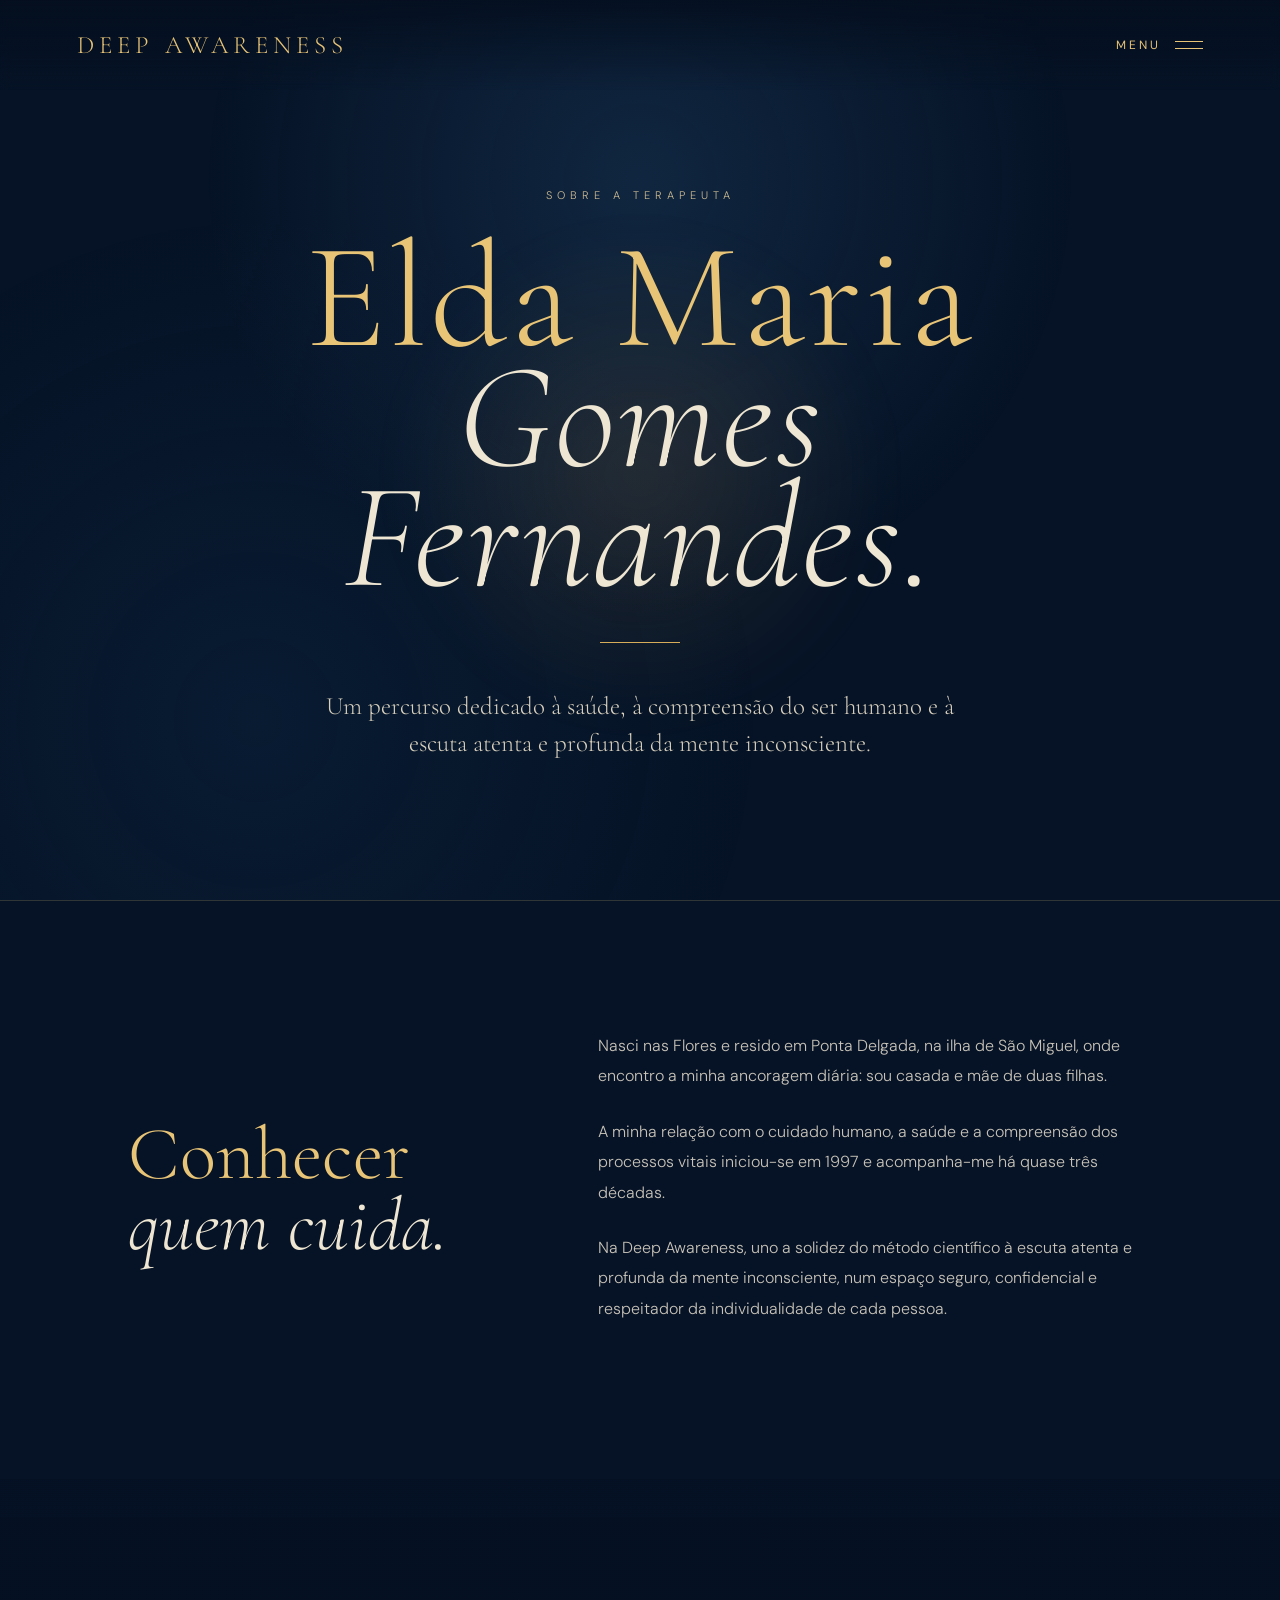
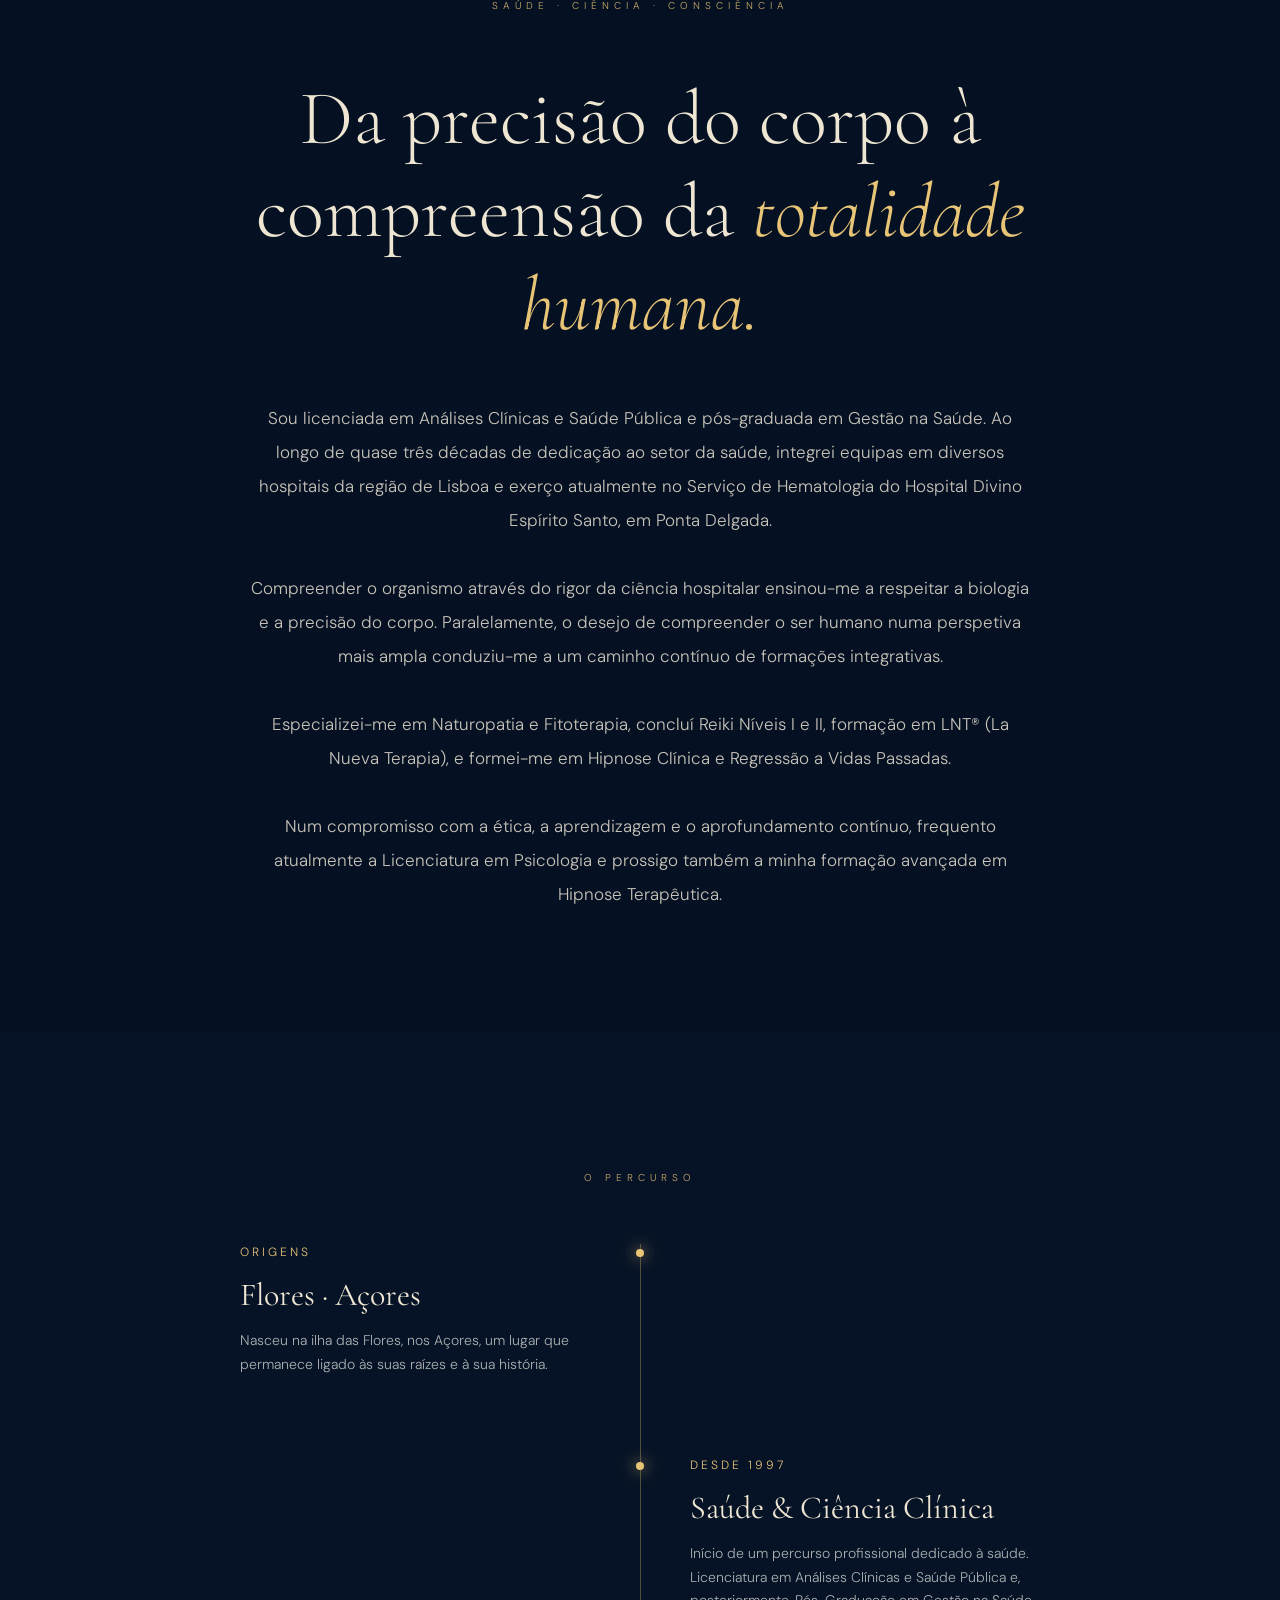
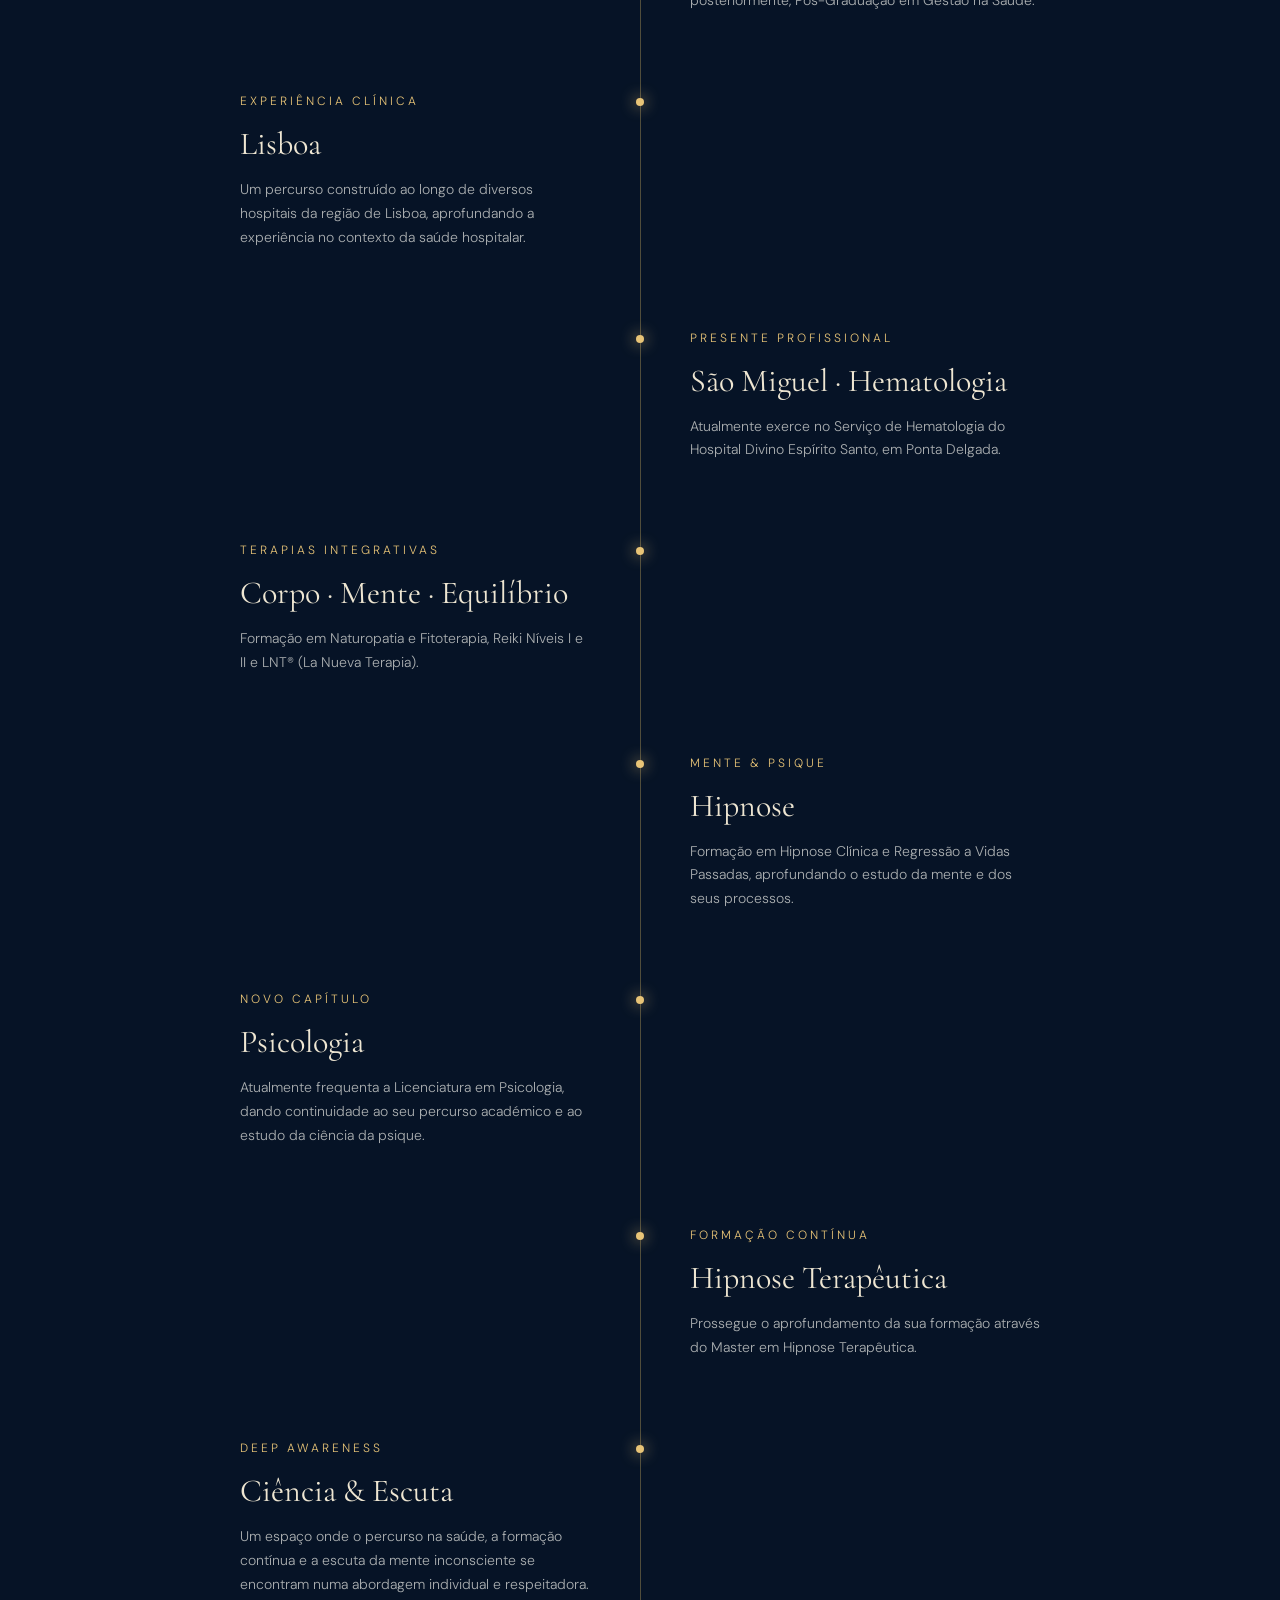
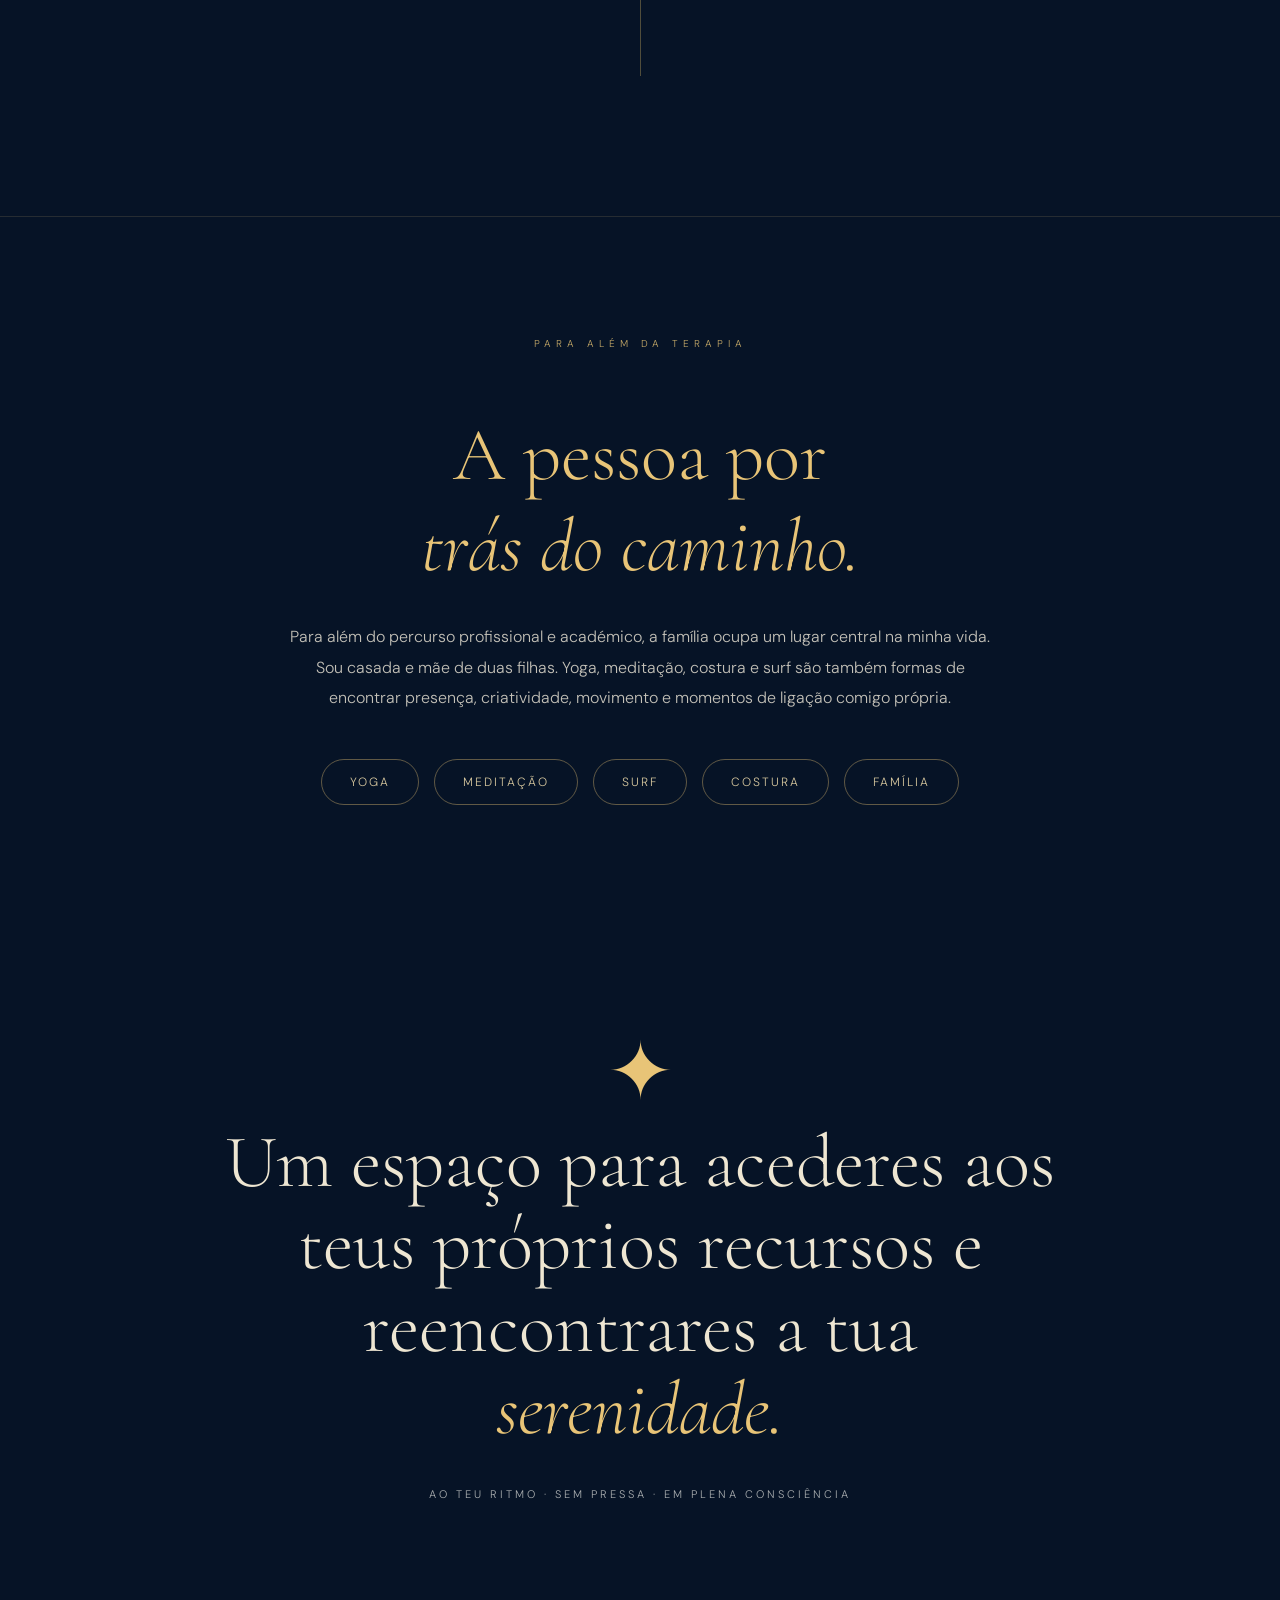
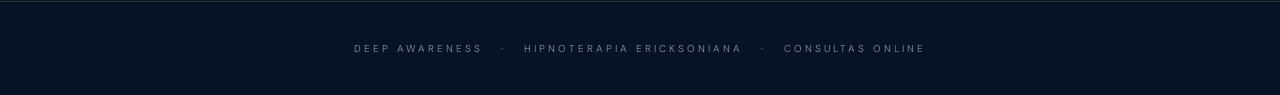
<file: terapeuta.html>
<!DOCTYPE html>
<html lang="pt-PT">

<head>
    <meta charset="UTF-8">
    <meta name="viewport" content="width=device-width, initial-scale=1.0">

    <title>Sobre a Terapeuta | Deep Awareness</title>

    <link rel="preconnect" href="https://fonts.googleapis.com">
    <link rel="preconnect" href="https://fonts.gstatic.com" crossorigin>

    <link href="https://fonts.googleapis.com/css2?family=Cormorant+Garamond:wght@300;400;500;600&family=DM+Sans:wght@300;400&display=swap" rel="stylesheet">

    <style>

        /* ================================
           BASE
        ================================= */

        * {
            margin: 0;
            padding: 0;
            box-sizing: border-box;
        }

        html {
            scroll-behavior: smooth;
        }

        body {
            background: #061326;
            color: #eee6d2;
            font-family: "DM Sans", sans-serif;
            font-weight: 300;
            overflow-x: hidden;
        }

        /* ================================
           FUNDO
        ================================= */

        body::before {
            content: "";
            position: fixed;
            inset: 0;

            background:
                radial-gradient(
                    circle at 50% 20%,
                    rgba(38, 79, 119, 0.32),
                    transparent 45%
                ),
                radial-gradient(
                    circle at 20% 80%,
                    rgba(18, 53, 87, 0.25),
                    transparent 40%
                );

            pointer-events: none;
            z-index: -1;
        }

        /* ================================
           NAVEGAÇÃO
        ================================= */

        nav {
            position: fixed;
            top: 0;
            left: 0;

            width: 100%;
            height: 90px;

            display: flex;
            align-items: center;
            justify-content: space-between;

            padding: 0 6vw;

            z-index: 100;

            background: linear-gradient(
                to bottom,
                rgba(4, 14, 30, 0.85),
                transparent
            );

            backdrop-filter: blur(5px);
        }

        .logo {
            color: #e8c477;
            text-decoration: none;

            font-family: "Cormorant Garamond", serif;
            font-size: 25px;
            letter-spacing: 5px;

            text-transform: uppercase;
        }

        .menu-button {
            border: none;
            background: transparent;

            color: #e8c477;

            font-family: "DM Sans", sans-serif;
            font-size: 12px;

            letter-spacing: 3px;

            cursor: pointer;

            display: flex;
            align-items: center;
            gap: 14px;
        }

        .menu-icon {
            width: 28px;
        }

        .menu-icon span {
            display: block;

            height: 1px;

            background: #e8c477;

            margin: 6px 0;
        }

        /* ================================
           MENU
        ================================= */

        .menu {
            position: fixed;
            inset: 0;

            background: #07152a;

            z-index: 200;

            display: flex;
            align-items: center;
            justify-content: center;

            opacity: 0;
            visibility: hidden;

            transition: 0.5s ease;
        }

        .menu.active {
            opacity: 1;
            visibility: visible;
        }

        .menu-close {
            position: absolute;

            top: 35px;
            right: 6vw;

            background: transparent;
            border: none;

            color: #e8c477;

            letter-spacing: 3px;
            font-size: 12px;

            cursor: pointer;
        }

        .menu-links {
            display: flex;
            flex-direction: column;

            text-align: center;

            gap: 22px;
        }

        .menu-links a {
            color: #eee6d2;

            text-decoration: none;

            font-family: "Cormorant Garamond", serif;

            font-size: clamp(35px, 5vw, 60px);

            transition: 0.3s;
        }

        .menu-links a:hover {
            color: #e8c477;
        }

        /* ================================
           HERO
        ================================= */

        .hero {
            min-height: 100vh;

            display: flex;
            align-items: center;
            justify-content: center;

            text-align: center;

            position: relative;

            padding: 150px 20px 100px;
        }

        .hero::before {
            content: "";

            position: absolute;

            width: 550px;
            height: 550px;

            border-radius: 50%;

            background: radial-gradient(
                circle,
                rgba(230, 181, 92, 0.12),
                transparent 65%
            );

            filter: blur(20px);
        }

        .hero-content {
            position: relative;

            max-width: 850px;
        }

        .label {
            font-size: 11px;

            letter-spacing: 5px;

            color: #cdbb92;

            margin-bottom: 35px;
        }

        .hero h1 {
            font-family: "Cormorant Garamond", serif;

            font-weight: 300;

            font-size: clamp(70px, 12vw, 150px);

            line-height: 0.8;

            color: #e8c477;

            letter-spacing: 3px;
        }

        .hero h1 span {
            font-style: italic;

            color: #eee6d2;
        }

        .gold-line {
            width: 80px;
            height: 1px;

            background: #d7ad59;

            margin: 45px auto;
        }

        .hero p {
            max-width: 650px;

            margin: auto;

            font-family: "Cormorant Garamond", serif;

            font-size: 25px;

            line-height: 1.5;

            color: #d8d0bd;
        }

        /* ================================
           INTRO
        ================================= */

        .intro {
            padding: 130px 10vw;

            border-top: 1px solid rgba(220, 190, 120, 0.2);
        }

        .intro-grid {
            max-width: 1150px;

            margin: auto;

            display: grid;

            grid-template-columns: 0.8fr 1.2fr;

            gap: 100px;

            align-items: center;
        }

        .intro-title {
            font-family: "Cormorant Garamond", serif;

            font-size: clamp(45px, 6vw, 75px);

            font-weight: 300;

            line-height: 0.95;

            color: #e8c477;
        }

        .intro-title em {
            color: #eee6d2;
        }

        .intro-text {
            color: #c8c3b8;

            font-size: 16px;

            line-height: 1.9;
        }

        .intro-text p {
            margin-bottom: 25px;
        }

        /* ================================
           HISTÓRIA
        ================================= */

        .story {
            padding: 120px 10vw;

            background:
                linear-gradient(
                    rgba(5, 17, 35, 0.92),
                    rgba(5, 17, 35, 0.98)
                );
        }

        .story-inner {
            max-width: 1000px;

            margin: auto;

            text-align: center;
        }

        .story h2 {
            font-family: "Cormorant Garamond", serif;

            font-size: clamp(45px, 6vw, 80px);

            font-weight: 300;

            color: #eee6d2;

            margin-bottom: 50px;
        }

        .story h2 span {
            color: #e8c477;
            font-style: italic;
        }

        .story-text {
            max-width: 780px;

            margin: auto;

            font-size: 17px;

            line-height: 2;

            color: #c7c3b9;
        }

        /* ================================
           CAMINHO
        ================================= */

        .journey {
            padding: 140px 8vw;
        }

        .section-label {
            text-align: center;

            font-size: 10px;

            letter-spacing: 5px;

            color: #c5a968;

            margin-bottom: 60px;
        }

        .timeline {
            max-width: 900px;

            margin: auto;

            position: relative;
        }

        .timeline::before {
            content: "";

            position: absolute;

            left: 50%;

            top: 0;
            bottom: 0;

            width: 1px;

            background: rgba(220, 185, 100, 0.35);
        }

        .timeline-item {
            width: 50%;

            padding: 0 50px 80px;

            position: relative;
        }

        .timeline-item:nth-child(even) {
            margin-left: 50%;
        }

        .timeline-item::before {
            content: "";

            position: absolute;

            top: 5px;

            width: 8px;
            height: 8px;

            border-radius: 50%;

            background: #e8c477;

            box-shadow: 0 0 15px #e8c477;
        }

        .timeline-item:nth-child(odd)::before {
            right: -4px;
        }

        .timeline-item:nth-child(even)::before {
            left: -4px;
        }

        .timeline-year {
            color: #e8c477;

            font-size: 12px;

            letter-spacing: 3px;

            margin-bottom: 15px;
        }

        .timeline-item h3 {
            font-family: "Cormorant Garamond", serif;

            font-size: 32px;

            font-weight: 400;

            margin-bottom: 15px;
        }

        .timeline-item p {
            color: #aaaeb0;

            line-height: 1.7;

            font-size: 14px;
        }

        /* ================================
           VIDA
        ================================= */

        .life {
            padding: 120px 8vw;

            text-align: center;

            border-top: 1px solid rgba(220, 190, 120, 0.15);
        }

        .life h2 {
            font-family: "Cormorant Garamond", serif;

            font-size: clamp(45px, 6vw, 75px);

            font-weight: 300;

            color: #e8c477;

            margin-bottom: 30px;
        }

        .life p {
            max-width: 700px;

            margin: auto;

            color: #c4c1b8;

            line-height: 1.9;

            font-size: 16px;
        }

        .interests {
            display: flex;

            justify-content: center;

            flex-wrap: wrap;

            gap: 15px;

            margin-top: 45px;
        }

        .interest {
            border: 1px solid rgba(232, 196, 119, 0.4);

            padding: 14px 28px;

            border-radius: 40px;

            color: #d8c89f;

            font-size: 12px;

            letter-spacing: 2px;
        }

        /* ================================
           FRASE FINAL
        ================================= */

        .final {
            min-height: 70vh;

            display: flex;

            align-items: center;
            justify-content: center;

            text-align: center;

            padding: 100px 20px;
        }

        .final-inner {
            max-width: 850px;
        }

        .final-mark {
            font-family: "Cormorant Garamond", serif;

            font-size: 80px;

            color: #e8c477;
        }

        .final h2 {
            font-family: "Cormorant Garamond", serif;

            font-size: clamp(40px, 6vw, 75px);

            font-weight: 300;

            line-height: 1.1;
        }

        .final h2 em {
            color: #e8c477;
        }

        .final p {
            margin-top: 35px;

            color: #aaaeb0;

            letter-spacing: 3px;

            font-size: 11px;
        }

        /* ================================
           FOOTER
        ================================= */

        footer {
            border-top: 1px solid rgba(220, 190, 120, 0.2);

            padding: 40px;

            text-align: center;

            color: #8e9298;

            font-size: 10px;

            letter-spacing: 3px;
        }

        /* ================================
           ANIMAÇÕES
        ================================= */

        .reveal {
            opacity: 0;

            transform: translateY(35px);

            transition:
                opacity 1s ease,
                transform 1s ease;
        }

        .reveal.visible {
            opacity: 1;

            transform: translateY(0);
        }

        /* ================================
           MOBILE
        ================================= */

        @media (max-width: 750px) {

            nav {
                height: 75px;
                padding: 0 25px;
            }

            .logo {
                font-size: 18px;
                letter-spacing: 3px;
            }

            .hero {
                padding-top: 120px;
            }

            .hero h1 {
                font-size: 70px;
            }

            .hero p {
                font-size: 21px;
            }

            .intro {
                padding: 90px 25px;
            }

            .intro-grid {
                grid-template-columns: 1fr;

                gap: 45px;
            }

            .story {
                padding: 90px 25px;
            }

            .journey {
                padding: 90px 25px;
            }

            .timeline::before {
                left: 8px;
            }

            .timeline-item,
            .timeline-item:nth-child(even) {
                width: 100%;

                margin-left: 0;

                padding-left: 40px;

                padding-right: 10px;
            }

            .timeline-item::before,
            .timeline-item:nth-child(odd)::before,
            .timeline-item:nth-child(even)::before {
                left: 4px;
                right: auto;
            }

            .life {
                padding: 90px 25px;
            }

            .final {
                min-height: 60vh;
            }

        }

    </style>

</head>


<body>


    <!-- ================================
         NAVEGAÇÃO
    ================================= -->

    <nav>

        <a href="index.html" class="logo">
            Deep Awareness
        </a>

        <button class="menu-button" id="menuOpen">

            MENU

            <div class="menu-icon">
                <span></span>
                <span></span>
            </div>

        </button>

    </nav>


    <!-- ================================
         MENU
    ================================= -->

    <div class="menu" id="menu">

        <button class="menu-close" id="menuClose">
            FECHAR
        </button>

        <div class="menu-links">

            <a href="index.html">Início</a>

            <a href="terapeuta.html">Sobre a Terapeuta</a>

            <a href="hipnoterapia.html">Hipnoterapia</a>

            <a href="consultas.html">Consultas</a>

            <a href="ajuda.html">Como Posso Ajudar?</a>

            <a href="faq.html">FAQ</a>

            <a href="contacto.html">Contacto</a>

        </div>

    </div>


    <!-- ================================
         HERO
    ================================= -->

    <section class="hero">

        <div class="hero-content reveal">

            <div class="label">
                SOBRE A TERAPEUTA
            </div>

            <h1>
                Elda Maria
                <br>
                <span>Gomes Fernandes.</span>
            </h1>

            <div class="gold-line"></div>

            <p>
                Um percurso dedicado à saúde, à compreensão
                do ser humano e à escuta atenta e profunda
                da mente inconsciente.
            </p>

        </div>

    </section>


    <!-- ================================
         INTRO
    ================================= -->

    <section class="intro">

        <div class="intro-grid">

            <div class="intro-title reveal">

                Conhecer
                <br>
                <em>quem cuida.</em>

            </div>


            <div class="intro-text reveal">

                <p>
                    Nasci nas Flores e resido em Ponta Delgada,
                    na ilha de São Miguel, onde encontro a minha
                    ancoragem diária: sou casada e mãe de duas filhas.
                </p>

                <p>
                    A minha relação com o cuidado humano, a saúde
                    e a compreensão dos processos vitais iniciou-se
                    em 1997 e acompanha-me há quase três décadas.
                </p>

                <p>
                    Na Deep Awareness, uno a solidez do método
                    científico à escuta atenta e profunda da mente
                    inconsciente, num espaço seguro, confidencial
                    e respeitador da individualidade de cada pessoa.
                </p>

            </div>

        </div>

    </section>


    <!-- ================================
         HISTÓRIA
    ================================= -->

    <section class="story">

        <div class="story-inner reveal">

            <div class="section-label">
                SAÚDE · CIÊNCIA · CONSCIÊNCIA
            </div>

            <h2>
                Da precisão do corpo
                à compreensão da
                <span>totalidade humana.</span>
            </h2>

            <div class="story-text">

                <p>
                    Sou licenciada em Análises Clínicas e Saúde
                    Pública e pós-graduada em Gestão na Saúde.
                    Ao longo de quase três décadas de dedicação
                    ao setor da saúde, integrei equipas em diversos
                    hospitais da região de Lisboa e exerço atualmente
                    no Serviço de Hematologia do Hospital Divino
                    Espírito Santo, em Ponta Delgada.
                </p>

                <br>

                <p>
                    Compreender o organismo através do rigor da
                    ciência hospitalar ensinou-me a respeitar a
                    biologia e a precisão do corpo. Paralelamente,
                    o desejo de compreender o ser humano numa
                    perspetiva mais ampla conduziu-me a um caminho
                    contínuo de formações integrativas.
                </p>

                <br>

                <p>
                    Especializei-me em Naturopatia e Fitoterapia,
                    concluí Reiki Níveis I e II, formação em
                    LNT® (La Nueva Terapia), e formei-me em
                    Hipnose Clínica e Regressão a Vidas Passadas.
                </p>

                <br>

                <p>
                    Num compromisso com a ética, a aprendizagem
                    e o aprofundamento contínuo, frequento atualmente
                    a Licenciatura em Psicologia e prossigo também
                    a minha formação avançada em Hipnose Terapêutica.
                </p>

            </div>

        </div>

    </section>


    <!-- ================================
         PERCURSO
    ================================= -->

    <section class="journey">

        <div class="section-label">
            O PERCURSO
        </div>


        <div class="timeline">


            <div class="timeline-item reveal">

                <div class="timeline-year">
                    ORIGENS
                </div>

                <h3>
                    Flores · Açores
                </h3>

                <p>
                    Nasceu na ilha das Flores, nos Açores,
                    um lugar que permanece ligado às suas
                    raízes e à sua história.
                </p>

            </div>


            <div class="timeline-item reveal">

                <div class="timeline-year">
                    DESDE 1997
                </div>

                <h3>
                    Saúde & Ciência Clínica
                </h3>

                <p>
                    Início de um percurso profissional dedicado
                    à saúde. Licenciatura em Análises Clínicas
                    e Saúde Pública e, posteriormente,
                    Pós-Graduação em Gestão na Saúde.
                </p>

            </div>


            <div class="timeline-item reveal">

                <div class="timeline-year">
                    EXPERIÊNCIA CLÍNICA
                </div>

                <h3>
                    Lisboa
                </h3>

                <p>
                    Um percurso construído ao longo de diversos
                    hospitais da região de Lisboa, aprofundando
                    a experiência no contexto da saúde hospitalar.
                </p>

            </div>


            <div class="timeline-item reveal">

                <div class="timeline-year">
                    PRESENTE PROFISSIONAL
                </div>

                <h3>
                    São Miguel · Hematologia
                </h3>

                <p>
                    Atualmente exerce no Serviço de Hematologia
                    do Hospital Divino Espírito Santo,
                    em Ponta Delgada.
                </p>

            </div>


            <div class="timeline-item reveal">

                <div class="timeline-year">
                    TERAPIAS INTEGRATIVAS
                </div>

                <h3>
                    Corpo · Mente · Equilíbrio
                </h3>

                <p>
                    Formação em Naturopatia e Fitoterapia,
                    Reiki Níveis I e II e LNT®
                    (La Nueva Terapia).
                </p>

            </div>


            <div class="timeline-item reveal">

                <div class="timeline-year">
                    MENTE & PSIQUE
                </div>

                <h3>
                    Hipnose
                </h3>

                <p>
                    Formação em Hipnose Clínica e Regressão
                    a Vidas Passadas, aprofundando o estudo
                    da mente e dos seus processos.
                </p>

            </div>


            <div class="timeline-item reveal">

                <div class="timeline-year">
                    NOVO CAPÍTULO
                </div>

                <h3>
                    Psicologia
                </h3>

                <p>
                    Atualmente frequenta a Licenciatura
                    em Psicologia, dando continuidade
                    ao seu percurso académico e ao estudo
                    da ciência da psique.
                </p>

            </div>


            <div class="timeline-item reveal">

                <div class="timeline-year">
                    FORMAÇÃO CONTÍNUA
                </div>

                <h3>
                    Hipnose Terapêutica
                </h3>

                <p>
                    Prossegue o aprofundamento da sua formação
                    através do Master em Hipnose Terapêutica.
                </p>

            </div>


            <div class="timeline-item reveal">

                <div class="timeline-year">
                    DEEP AWARENESS
                </div>

                <h3>
                    Ciência & Escuta
                </h3>

                <p>
                    Um espaço onde o percurso na saúde,
                    a formação contínua e a escuta da mente
                    inconsciente se encontram numa abordagem
                    individual e respeitadora.
                </p>

            </div>


        </div>

    </section>


    <!-- ================================
         VIDA
    ================================= -->

    <section class="life">

        <div class="reveal">

            <div class="section-label">
                PARA ALÉM DA TERAPIA
            </div>

            <h2>
                A pessoa por
                <br>
                <em>trás do caminho.</em>
            </h2>

            <p>
                Para além do percurso profissional e académico,
                a família ocupa um lugar central na minha vida.
                Sou casada e mãe de duas filhas. Yoga, meditação,
                costura e surf são também formas de encontrar
                presença, criatividade, movimento e momentos
                de ligação comigo própria.
            </p>


            <div class="interests">

                <div class="interest">
                    YOGA
                </div>

                <div class="interest">
                    MEDITAÇÃO
                </div>

                <div class="interest">
                    SURF
                </div>

                <div class="interest">
                    COSTURA
                </div>

                <div class="interest">
                    FAMÍLIA
                </div>

            </div>

        </div>

    </section>


    <!-- ================================
         FINAL
    ================================= -->

    <section class="final">

        <div class="final-inner reveal">

            <div class="final-mark">
                ✦
            </div>

            <h2>

                Um espaço para acederes
                aos teus próprios recursos
                e reencontrares a tua
                <em>serenidade.</em>

            </h2>

            <p>
                AO TEU RITMO · SEM PRESSA · EM PLENA CONSCIÊNCIA
            </p>

        </div>

    </section>


    <!-- ================================
         FOOTER
    ================================= -->

    <footer>

        DEEP AWARENESS
        &nbsp; · &nbsp;
        HIPNOTERAPIA ERICKSONIANA
        &nbsp; · &nbsp;
        CONSULTAS ONLINE

    </footer>


    <!-- ================================
         JAVASCRIPT
    ================================= -->

    <script>

        /* MENU */

        const menuOpen = document.getElementById("menuOpen");
        const menuClose = document.getElementById("menuClose");
        const menu = document.getElementById("menu");

        menuOpen.addEventListener("click", function () {
            menu.classList.add("active");
        });

        menuClose.addEventListener("click", function () {
            menu.classList.remove("active");
        });


        /* FECHAR MENU AO CLICAR NUM LINK */

        document.querySelectorAll(".menu-links a").forEach(function(link) {

            link.addEventListener("click", function() {

                menu.classList.remove("active");

            });

        });


        /* ANIMAÇÕES AO FAZER SCROLL */

        const elements = document.querySelectorAll(".reveal");

        const observer = new IntersectionObserver(

            function(entries) {

                entries.forEach(function(entry) {

                    if (entry.isIntersecting) {

                        entry.target.classList.add("visible");

                    }

                });

            },

            {
                threshold: 0.12
            }

        );


        elements.forEach(function(element) {

            observer.observe(element);

        });

    </script>


</body>

</html>
</file>
